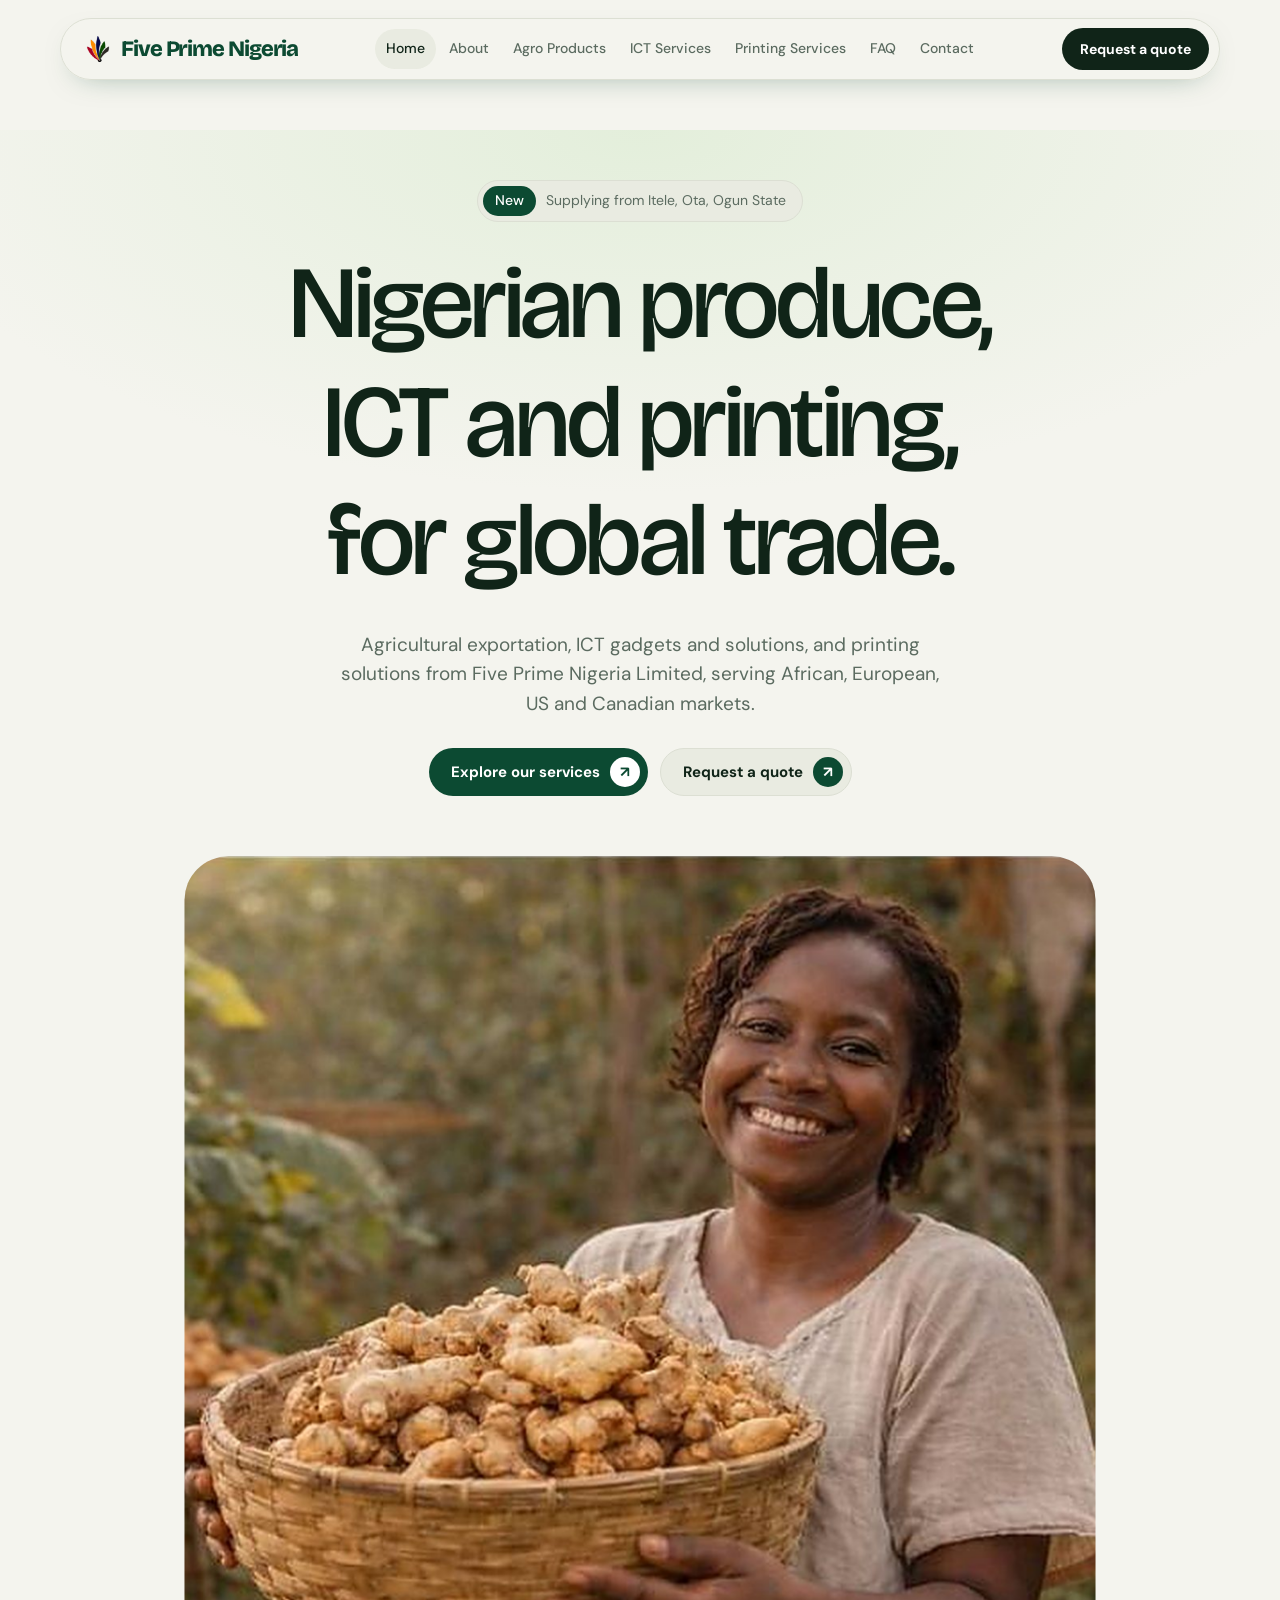
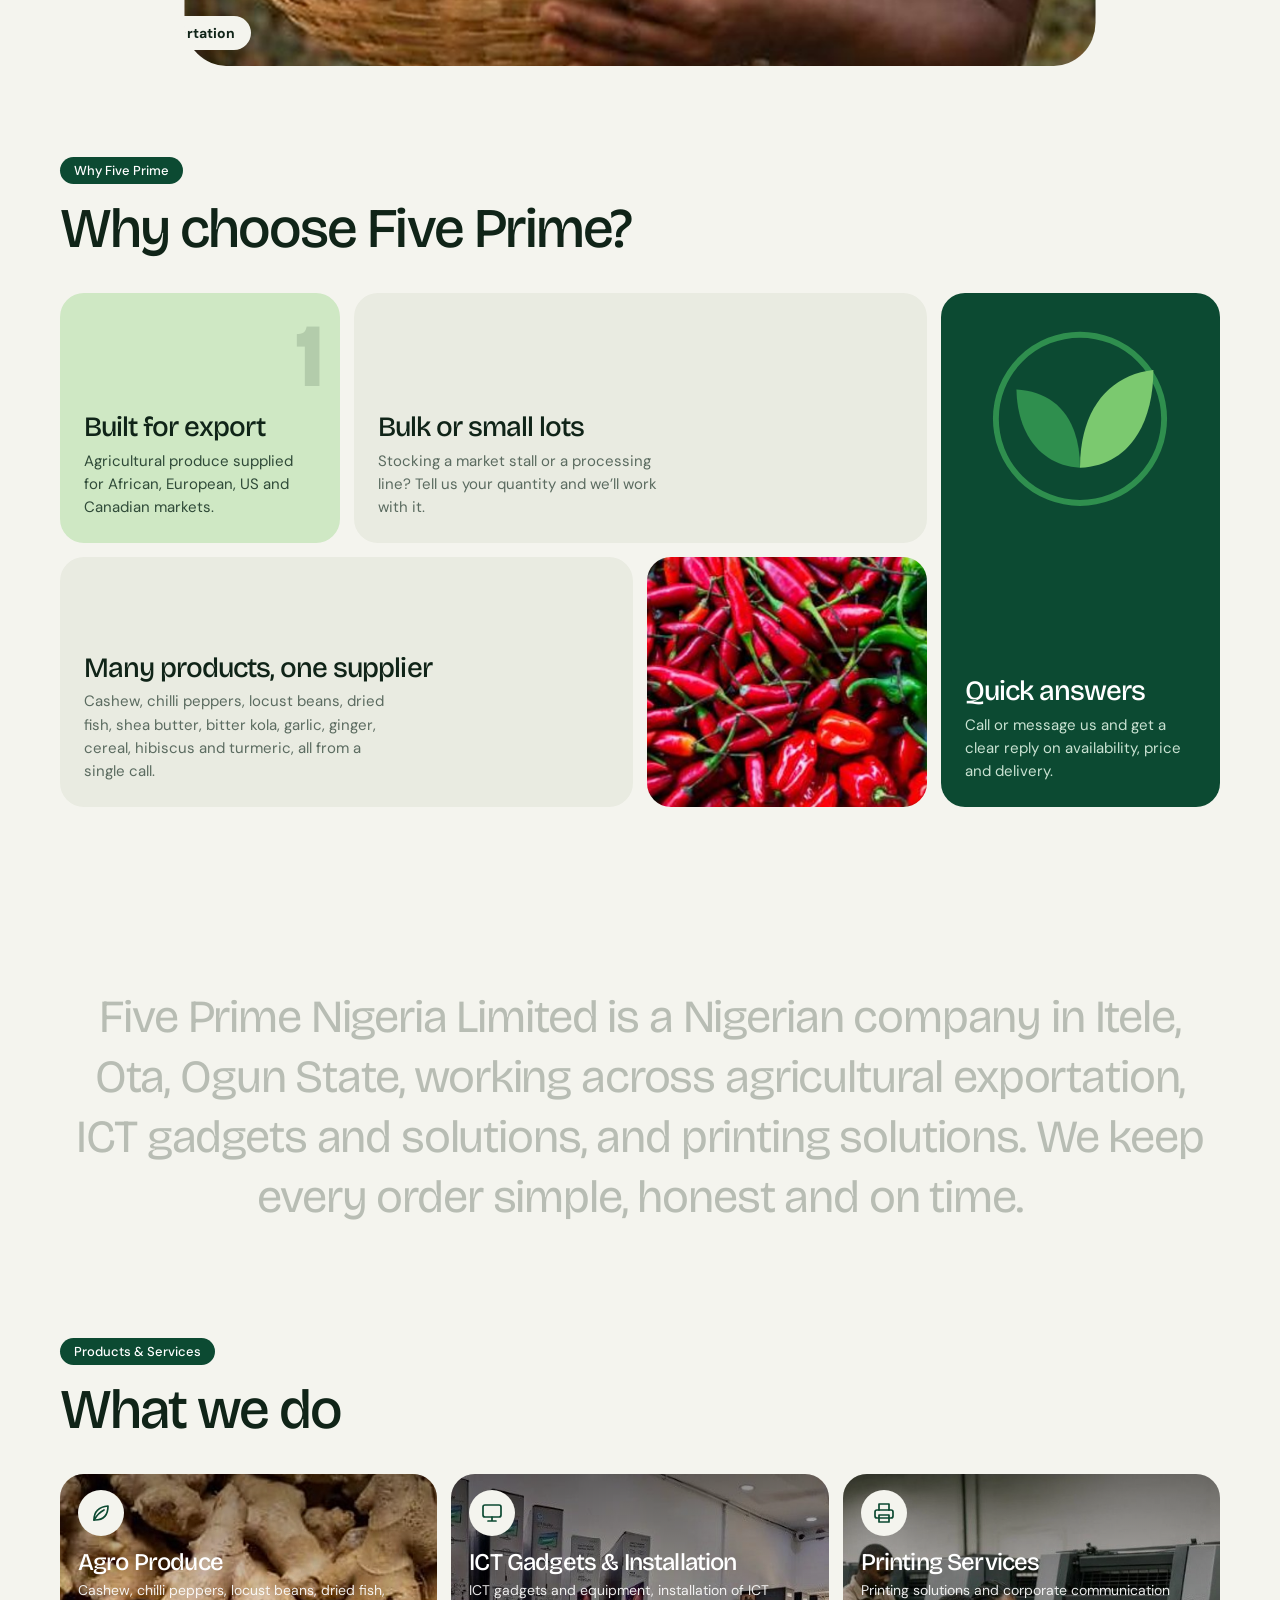
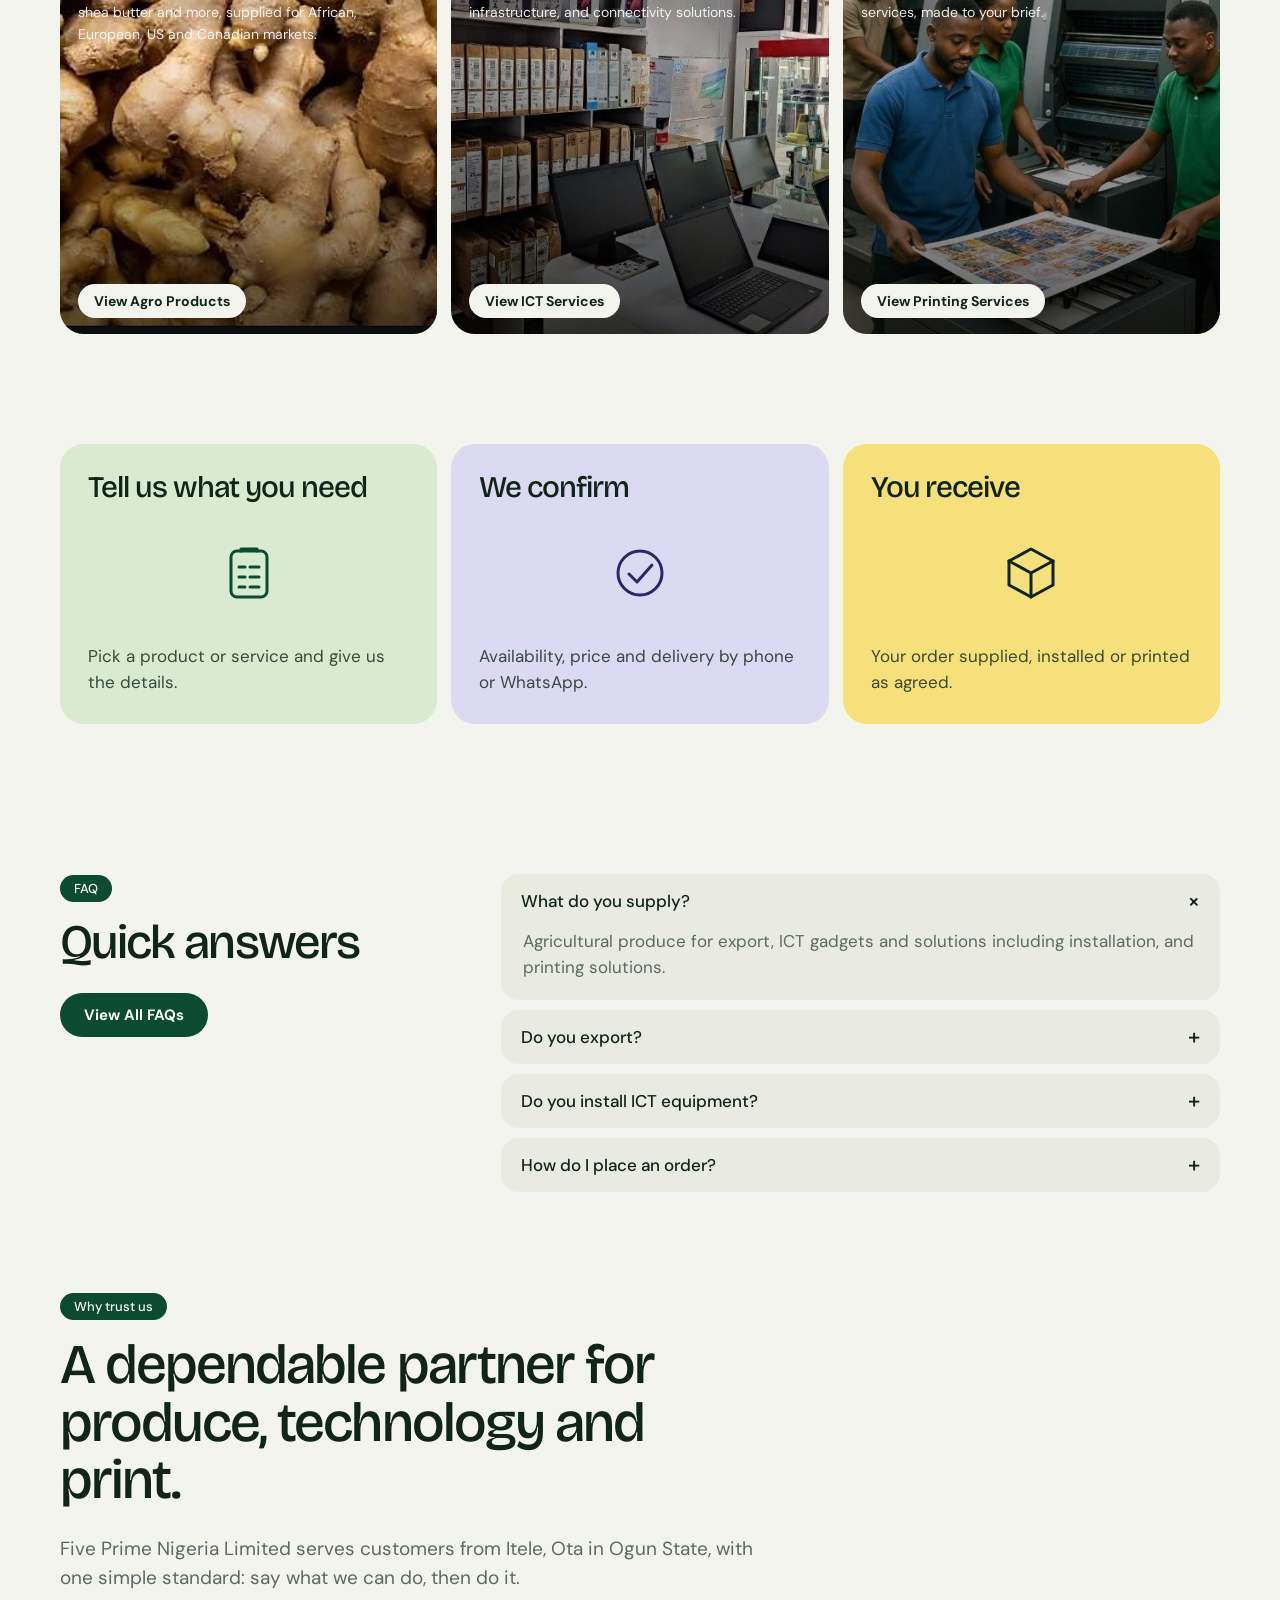
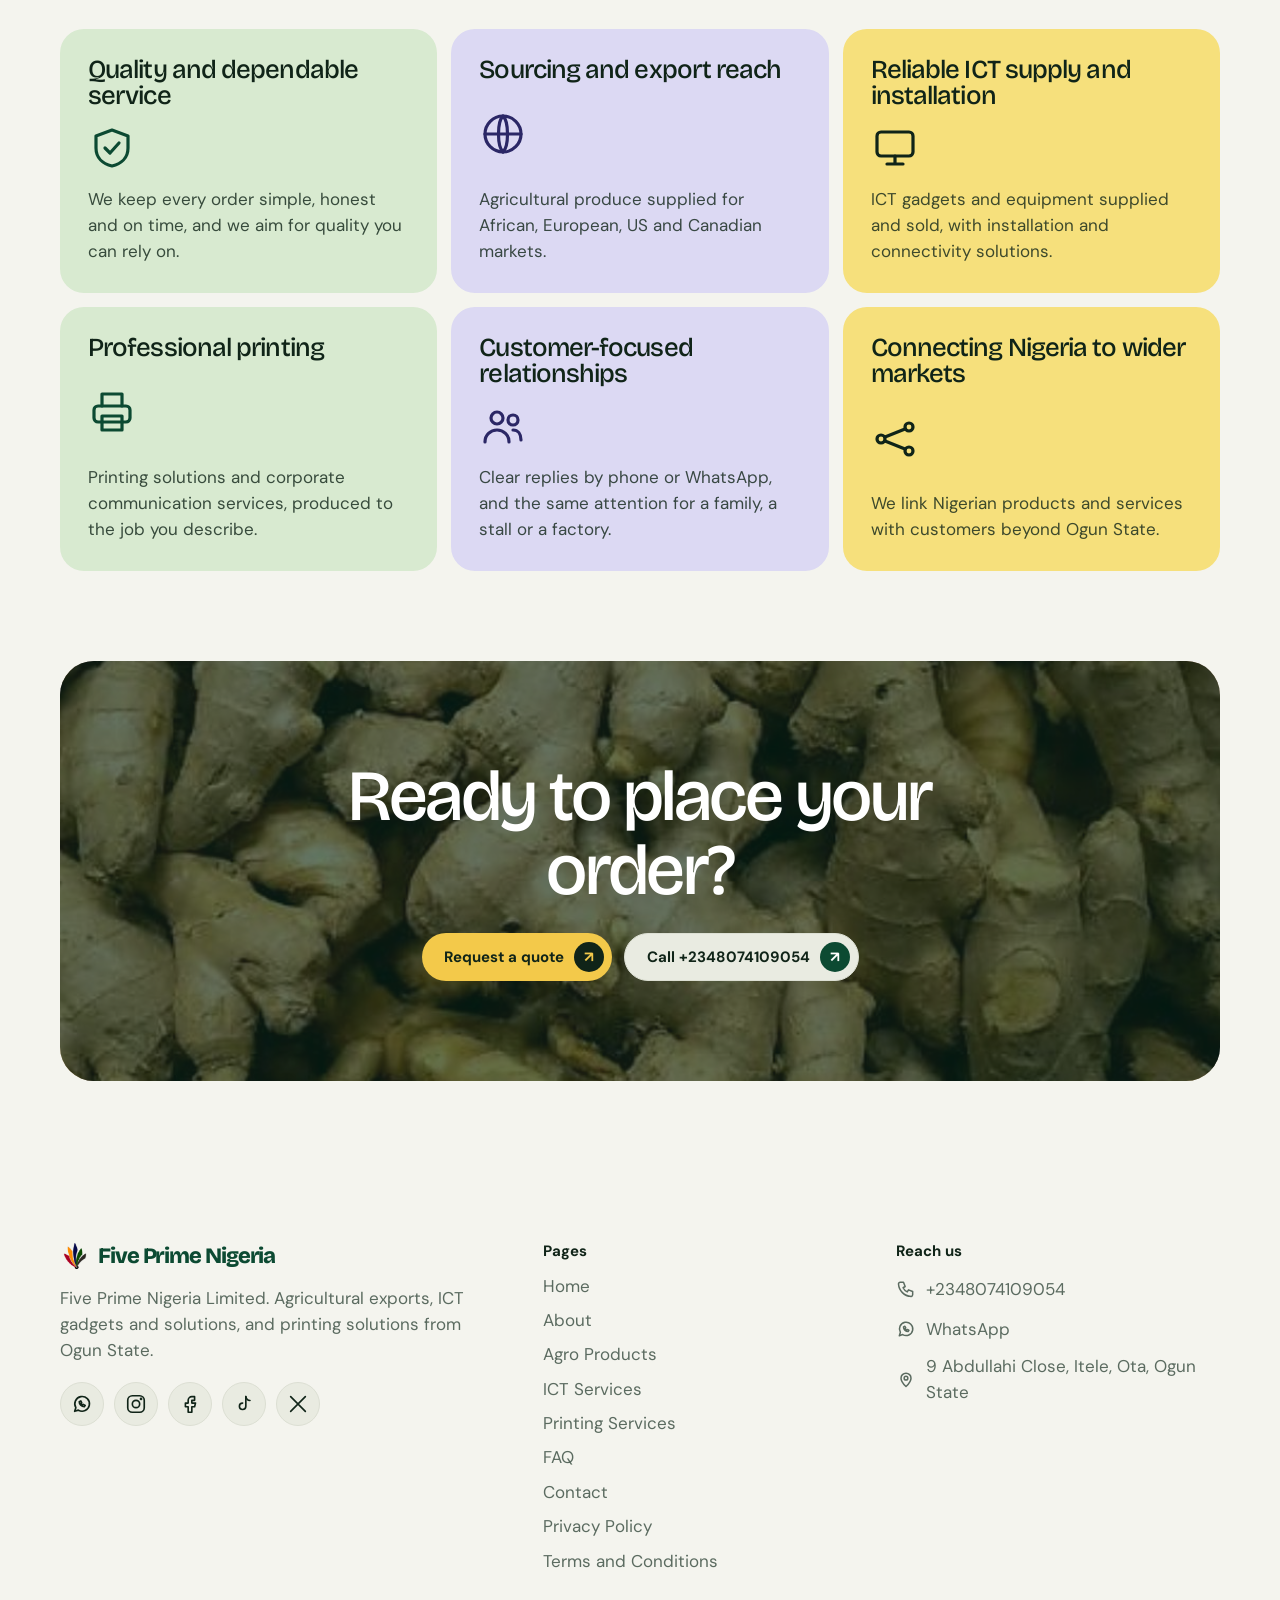
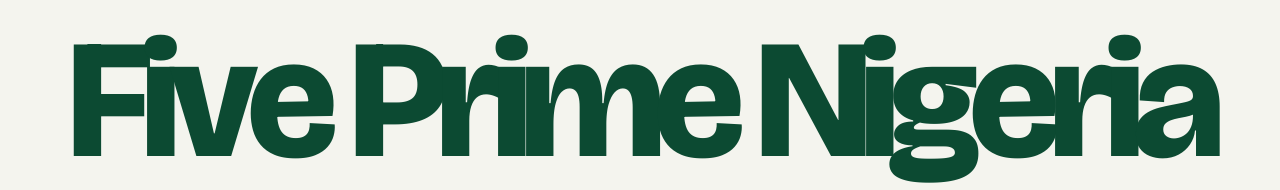
<file: index.html>
<!DOCTYPE html>
<html lang="en"><head>
<meta charset="utf-8">
<meta name="viewport" content="width=device-width, initial-scale=1, viewport-fit=cover">
<link rel="icon" href="/favicon.ico" sizes="48x48">
<link rel="icon" type="image/png" sizes="32x32" href="/favicon-32.png">
<link rel="icon" type="image/png" sizes="192x192" href="/images/favicon-192.png">
<link rel="apple-touch-icon" href="/images/apple-touch-icon.png">
<meta name="theme-color" content="#0c4a32">
<title>Five Prime Nigeria Limited | Agricultural Exports, ICT Solutions and Printing</title>
<meta name="description" content="Five Prime Nigeria Limited, Itele, Ota, Ogun State: agricultural exportation, ICT gadgets and solutions, and printing solutions. Request a quote by phone, email or WhatsApp.">
<link rel="canonical" href="https://fiveprimenigeria.com/">
<meta property="og:type" content="website">
<meta property="og:site_name" content="Five Prime Nigeria Limited">
<meta property="og:title" content="Five Prime Nigeria Limited | Agricultural Exports, ICT Solutions and Printing">
<meta property="og:description" content="Agricultural exportation, ICT gadgets and solutions, and printing solutions from Nigeria. Request a quote today.">
<meta property="og:url" content="https://fiveprimenigeria.com/">
<meta property="og:image" content="https://fiveprimenigeria.com/images/og-image.jpg">
<meta property="og:image:width" content="1200"><meta property="og:image:height" content="630">
<meta property="og:image:alt" content="Smiling woman holding a basket of fresh ginger">
<meta property="og:locale" content="en_NG">
<meta name="twitter:card" content="summary_large_image">
<meta name="twitter:title" content="Five Prime Nigeria Limited">
<meta name="twitter:description" content="Agricultural exportation, ICT gadgets and solutions, and printing solutions from Nigeria.">
<meta name="twitter:image" content="https://fiveprimenigeria.com/images/og-image.jpg">
<script type="application/ld+json">{"@context":"https://schema.org","@type":"Organization","name":"Five Prime Nigeria Limited","url":"https://fiveprimenigeria.com/","logo":"https://fiveprimenigeria.com/images/favicon-512.png","telephone":"+2348074109054","address":{"@type":"PostalAddress","streetAddress":"Onifade Bus-stop, 9 Abdullahi Close, Itele","addressLocality":"Ota","addressRegion":"Ogun State","postalCode":"102213","addressCountry":"NG"},"contactPoint":{"@type":"ContactPoint","telephone":"+2348074109054","contactType":"sales","availableLanguage":"English"},"description":"Agricultural exportation, ICT gadgets and solutions, and printing solutions."}</script>
<link href="https://fonts.googleapis.com/css2?family=Bricolage+Grotesque:opsz,wght@12..96,400;12..96,500;12..96,800&family=DM+Sans:wght@400;500;700&display=swap" rel="stylesheet">
<script src="js/intro.js?v=7"></script>
<link rel="stylesheet" href="css/style.css?v=7"></head>
<body>
<div id="intro" aria-hidden="true"><div id="il"><img src="images/logo-red.png" alt="" style="--k:0;--x:-80%;--y:35%;--r:-75deg"><img src="images/logo-orange.png" alt="" style="--k:1;--x:-55%;--y:-35%;--r:-50deg"><img src="images/logo-navy.png" alt="" style="--k:2;--x:0%;--y:-80%;--r:25deg"><img src="images/logo-green.png" alt="" style="--k:3;--x:55%;--y:-35%;--r:50deg"><img src="images/logo-dark.png" alt="" style="--k:4;--x:80%;--y:35%;--r:75deg"><img src="images/logo-dot.png" alt="" style="--k:5;--x:0%;--y:0%;--r:0deg"></div><div id="iw"></div></div>
<header><div class="nav">
 <a class="logo" href="#home" aria-label="Five Prime Nigeria Limited, home"><img class="lm" src="images/logo-mark.png" alt="" width="30" height="30">Five Prime Nigeria</a>
 <nav class="links" id="links" aria-label="Main"><a href="#home" data-p="home">Home</a><a href="#about" data-p="about">About</a><a href="/agro-products.html">Agro Products</a><a href="/ict-services.html">ICT Services</a><a href="/printing-services.html">Printing Services</a><a href="/faq.html">FAQ</a><a href="#contact" data-p="contact">Contact</a></nav>
 <a class="cta" href="#contact">Request a quote</a>
 <button class="burger" id="bg" aria-label="Menu" aria-expanded="false">☰</button>
</div></header>

<main>
<!-- HOME -->
<section class="pg" id="p-home">
 <div class="hero"><div class="w">
  <div class="badge"><b>New</b>Supplying from Itele, Ota, Ogun State</div>
  <h1><span class="m" style="--n:0"><span>Nigerian produce,</span></span><span class="m" style="--n:1"><span>ICT and printing,</span></span><span class="m" style="--n:2"><span>for global trade.</span></span></h1>
  <p class="sub">Agricultural exportation, ICT gadgets and solutions, and printing solutions from Five Prime Nigeria Limited, serving African, European, US and Canadian markets.</p>
  <div class="row"><a class="btn" href="#what-we-do">Explore our services</a><a class="btn l" href="#contact">Request a quote</a></div>
 </div></div>
 <div class="xp" data-xp><img class="on" style="object-position:50% 30%" src="images/hero.jpg" alt="Smiling woman holding a basket of fresh ginger" width="1600" height="1071"><img src="images/hero-ict.jpg" alt="Technician working on ICT equipment in a workshop" width="1600" height="1067" style="object-position:50% 50%"><img src="images/hero-printing.jpg" alt="Print operator loading a roll of paper on a wide-format printer" width="1600" height="1067" style="object-position:50% 25%"><span class="xc" id="xc">Agricultural Exportation</span></div>

 <div class="s"><div class="w">
  <div class="hd"><div><span class="tag rv">Why Five Prime</span><h2 class="rv">Why choose Five Prime?</h2></div></div>
  <div class="bn">
   <div class="bc m rv" style="--d:0"><span class="big">1</span><h3>Built for export</h3><p>Agricultural produce supplied for African, European, US and Canadian markets.</p></div>
   <div class="bc w2 rv" style="--d:1"><h3>Bulk or small lots</h3><p>Stocking a market stall or a processing line? Tell us your quantity and we’ll work with it.</p></div>
   <div class="bc d rv" style="--d:2"><svg viewBox="0 0 200 200" fill="none"><circle cx="100" cy="100" r="86" stroke="#2f8f4e" stroke-width="6"/><path d="M100 150C100 90 130 55 175 50C175 105 150 148 100 150Z" fill="#7bc96f"/><path d="M100 150C100 100 75 72 35 70C36 118 62 148 100 150Z" fill="#2f8f4e"/></svg><h3>Quick answers</h3><p>Call or message us and get a clear reply on availability, price and delivery.</p></div>
   <div class="bc w2 rv" style="--d:3"><h3>Many products, one supplier</h3><p>Cashew, chilli peppers, locust beans, dried fish, shea butter, bitter kola, garlic, ginger, cereal, hibiscus and turmeric, all from a single call.</p></div>
   <div class="bc ph rv" style="--d:4"><img src="images/products/chili.jpg" alt="Red and green chilli peppers" loading="lazy" decoding="async"></div>
  </div>
 </div></div>

 <div class="s"><div class="w"><p class="st" id="st">Five Prime Nigeria Limited is a Nigerian company in Itele, Ota, Ogun State, working across agricultural exportation, ICT gadgets and solutions, and printing solutions. We keep every order simple, honest and on time.</p></div></div>

 <div class="s" id="what-we-do" style="padding-top:20px"><div class="w">
  <div class="hd"><div><span class="tag rv">Products &amp; Services</span><h2 class="rv">What we do</h2></div></div>
  <div class="cat">
   <a class="pc rv" href="/agro-products.html"><img src="images/products/ginger.jpg" alt="Fresh ginger roots" loading="lazy" decoding="async"><div><span class="ci"><svg viewBox="0 0 24 24" width="24" height="24" fill="none" stroke="currentColor" stroke-width="1.7" stroke-linecap="round" stroke-linejoin="round" aria-hidden="true"><path d="M5 19c0-8 4-13 14-14 0 10-5 14-13 14"/><path d="M5 19c3-5 6-8 10-10"/></svg></span><h3>Agro Produce</h3><p>Cashew, chilli peppers, locust beans, dried fish, shea butter and more, supplied for African, European, US and Canadian markets.</p></div><em>View Agro Products</em></a>
   <a class="pc rv" href="/ict-services.html"><img src="images/ict-shop.jpg" alt="Shelves of monitors and laptops in an ICT shop" loading="lazy" decoding="async"><div><span class="ci"><svg viewBox="0 0 24 24" width="24" height="24" fill="none" stroke="currentColor" stroke-width="1.7" stroke-linecap="round" stroke-linejoin="round" aria-hidden="true"><rect x="3" y="4" width="18" height="12" rx="2"/><path d="M8 20h8M12 16v4"/></svg></span><h3>ICT Gadgets &amp; Installation</h3><p>ICT gadgets and equipment, installation of ICT infrastructure, and connectivity solutions.</p></div><em>View ICT Services</em></a>
   <a class="pc rv" href="/printing-services.html"><img src="images/printing-team.jpg" alt="Team checking a freshly printed sheet beside a printing press" loading="lazy" decoding="async"><div><span class="ci"><svg viewBox="0 0 24 24" width="24" height="24" fill="none" stroke="currentColor" stroke-width="1.7" stroke-linecap="round" stroke-linejoin="round" aria-hidden="true"><path d="M7 9V3h10v6"/><rect x="3" y="9" width="18" height="8" rx="2"/><path d="M7 14h10v7H7z"/></svg></span><h3>Printing Services</h3><p>Printing solutions and corporate communication services, made to your brief.</p></div><em>View Printing Services</em></a>
  </div>
 </div></div>

 <div class="s" style="padding-top:20px"><div class="w">
  <div class="pas">
   <div class="pa rv" style="--d:0"><h3>Tell us what you need</h3><svg viewBox="0 0 64 64" width="64" height="64" fill="none" stroke="#0c4a32" stroke-width="3" stroke-linecap="round" stroke-linejoin="round" aria-hidden="true"><rect x="14" y="10" width="36" height="46" rx="6"/><path d="M24 10v-2h16v2M22 26h6M33 26h9M22 36h6M33 36h9M22 46h6M33 46h9"/></svg><p>Pick a product or service and give us the details.</p></div>
   <div class="pa rv" style="--d:1"><h3>We confirm</h3><svg viewBox="0 0 64 64" width="64" height="64" fill="none" stroke="#2b2766" stroke-width="3" stroke-linecap="round" stroke-linejoin="round" aria-hidden="true"><circle cx="32" cy="32" r="22"/><path d="M21 33l8 8 15-17"/></svg><p>Availability, price and delivery by phone or WhatsApp.</p></div>
   <div class="pa rv" style="--d:2"><h3>You receive</h3><svg viewBox="0 0 64 64" width="64" height="64" fill="none" stroke="#102418" stroke-width="3" stroke-linecap="round" stroke-linejoin="round" aria-hidden="true"><path d="M32 8l22 12v24L32 56 10 44V20z"/><path d="M10 20l22 12 22-12M32 32v24"/></svg><p>Your order supplied, installed or printed as agreed.</p></div>
  </div>
 </div></div>

 <div class="s" style="padding:60px 0"><div class="w"><div class="fq sm"><div><span class="tag">FAQ</span><h2>Quick answers</h2><a class="btn" href="/faq.html">View All FAQs</a></div><div class="fl"></div></div></div></div>
 <div class="s" style="padding:30px 0 90px"><div class="w">
  <div class="hd"><div><span class="tag rv">Why trust us</span><h2 class="rv">A dependable partner for produce, technology and print.</h2></div></div>
  <p class="lead2 rv">Five Prime Nigeria Limited serves customers from Itele, Ota in Ogun State, with one simple standard: say what we can do, then do it.</p>
  <div class="pas six"><div class="pa rv" style="--d:0"><h3>Quality and dependable service</h3><svg viewBox="0 0 24 24" width="48" height="48" fill="none" stroke="#0c4a32" stroke-width="1.6" stroke-linecap="round" stroke-linejoin="round" aria-hidden="true"><path d="M12 3l8 3v6c0 5-3.5 8-8 9-4.5-1-8-4-8-9V6z"/><path d="M8.5 12l2.5 2.5 4.5-5"/></svg><p>We keep every order simple, honest and on time, and we aim for quality you can rely on.</p></div><div class="pa rv" style="--d:1"><h3>Sourcing and export reach</h3><svg viewBox="0 0 24 24" width="48" height="48" fill="none" stroke="#2b2766" stroke-width="1.6" stroke-linecap="round" stroke-linejoin="round" aria-hidden="true"><circle cx="12" cy="12" r="9"/><path d="M3 12h18M12 3c3 3 3 15 0 18M12 3c-3 3-3 15 0 18"/></svg><p>Agricultural produce supplied for African, European, US and Canadian markets.</p></div><div class="pa rv" style="--d:2"><h3>Reliable ICT supply and installation</h3><svg viewBox="0 0 24 24" width="48" height="48" fill="none" stroke="#102418" stroke-width="1.6" stroke-linecap="round" stroke-linejoin="round" aria-hidden="true"><rect x="3" y="4" width="18" height="12" rx="2"/><path d="M8 20h8M12 16v4"/></svg><p>ICT gadgets and equipment supplied and sold, with installation and connectivity solutions.</p></div><div class="pa rv" style="--d:0"><h3>Professional printing</h3><svg viewBox="0 0 24 24" width="48" height="48" fill="none" stroke="#0c4a32" stroke-width="1.6" stroke-linecap="round" stroke-linejoin="round" aria-hidden="true"><path d="M7 9V3h10v6"/><rect x="3" y="9" width="18" height="8" rx="2"/><path d="M7 14h10v7H7z"/></svg><p>Printing solutions and corporate communication services, produced to the job you describe.</p></div><div class="pa rv" style="--d:1"><h3>Customer-focused relationships</h3><svg viewBox="0 0 24 24" width="48" height="48" fill="none" stroke="#2b2766" stroke-width="1.6" stroke-linecap="round" stroke-linejoin="round" aria-hidden="true"><circle cx="9" cy="8" r="3"/><path d="M3 20c0-3.5 2.7-6 6-6s6 2.5 6 6"/><circle cx="17" cy="9" r="2.5"/><path d="M17 14c2.5 0 4 2 4 5"/></svg><p>Clear replies by phone or WhatsApp, and the same attention for a family, a stall or a factory.</p></div><div class="pa rv" style="--d:2"><h3>Connecting Nigeria to wider markets</h3><svg viewBox="0 0 24 24" width="48" height="48" fill="none" stroke="#102418" stroke-width="1.6" stroke-linecap="round" stroke-linejoin="round" aria-hidden="true"><circle cx="5" cy="12" r="2"/><circle cx="19" cy="6" r="2"/><circle cx="19" cy="18" r="2"/><path d="M7 11l10-4M7 13l10 4"/></svg><p>We link Nigerian products and services with customers beyond Ogun State.</p></div></div>
 </div></div>
 <div class="w" style="padding-bottom:90px"><div class="cb rv"><img src="images/products/ginger.jpg" alt="" loading="lazy" decoding="async"><div><h2>Ready to place your order?</h2><div class="row"><a class="btn y" href="#contact">Request a quote</a><a class="btn l" href="tel:+2348074109054">Call +2348074109054</a></div></div></div></div>
</section>

<!-- ABOUT -->
<section class="pg" id="p-about"><div class="w">
 <span class="tag">About us</span><h1 class="ph1">A company built on trust.</h1>
 <p class="lead">Five Prime Nigeria Limited is based at Onifade Bus-stop, Itele, Ota in Ogun State. We work across agricultural exportation, ICT gadgets and solutions, and printing solutions.</p>
 <div class="s two"><img class="rv" src="images/hero.jpg" alt="Smiling woman holding a basket of fresh ginger" loading="lazy" decoding="async"><div class="rv"><h2 style="font-size:clamp(30px,4vw,48px)">Honest dealing, every order.</h2><p class="lead" style="font-size:18px">We keep things simple. You tell us what you need, we confirm what we have and the price, and we get it to you. Whether you buy for a family, a stall or a factory, you get the same attention.</p><div class="row" style="justify-content:flex-start;margin-top:26px"><a class="btn" href="#contact">Request a quote</a></div></div></div>
 <div class="bn three" style="padding-bottom:90px">
  <div class="bc m rv"><span class="ic3"><svg viewBox="0 0 24 24" width="34" height="34" fill="none" stroke="currentColor" stroke-width="1.6" stroke-linecap="round" stroke-linejoin="round" aria-hidden="true"><circle cx="12" cy="12" r="9"/><path d="M3 12h18M12 3c3 3 3 15 0 18M12 3c-3 3-3 15 0 18"/></svg></span><h3>Built for export</h3><p>Produce supplied for export markets.</p></div>
  <div class="bc  rv" style="--d:1"><span class="ic3"><svg viewBox="0 0 24 24" width="34" height="34" fill="none" stroke="currentColor" stroke-width="1.6" stroke-linecap="round" stroke-linejoin="round" aria-hidden="true"><path d="M12 3l9 5v8l-9 5-9-5V8z"/><path d="M3 8l9 5 9-5M12 13v8"/></svg></span><h3>Bulk or small lots</h3><p>From a few bags to large orders.</p></div>
  <div class="bc d rv" style="--d:2"><span class="ic3"><svg viewBox="0 0 24 24" width="34" height="34" fill="none" stroke="currentColor" stroke-width="1.6" stroke-linecap="round" stroke-linejoin="round" aria-hidden="true"><path d="M21 12a8 8 0 0 1-11.6 7.1L4 20l1-4.6A8 8 0 1 1 21 12z"/><path d="M9 11h6M9 14h4"/></svg></span><h3>Quick answers</h3><p>Clear replies by phone or WhatsApp.</p></div>
 </div>

 <div class="s" style="padding:0 0 90px"><div class="hd"><div><span class="tag rv">Our divisions</span><h2 class="rv">Three divisions, one company.</h2></div></div>
  <div class="pas ctr">
   <div class="pa rv" style="--d:0"><svg viewBox="0 0 24 24" width="64" height="64" fill="none" stroke="#0c4a32" stroke-width="1.6" stroke-linecap="round" stroke-linejoin="round" aria-hidden="true"><path d="M5 19c0-8 4-13 14-14 0 10-5 14-13 14"/><path d="M5 19c3-5 6-8 10-10"/></svg><h3>Agricultural Exportation</h3><p>Fresh and dried agricultural produce, raw commodities and processed products for international supply and distribution.</p></div>
   <div class="pa rv" style="--d:1"><svg viewBox="0 0 24 24" width="64" height="64" fill="none" stroke="#2b2766" stroke-width="1.6" stroke-linecap="round" stroke-linejoin="round" aria-hidden="true"><rect x="3" y="4" width="18" height="12" rx="2"/><path d="M8 20h8M12 16v4"/></svg><h3>ICT Gadgets and Solutions</h3><p>Supply and sales of ICT gadgets and equipment, installation of ICT infrastructure, and technology and connectivity solutions.</p></div>
   <div class="pa rv" style="--d:2"><svg viewBox="0 0 24 24" width="64" height="64" fill="none" stroke="#102418" stroke-width="1.6" stroke-linecap="round" stroke-linejoin="round" aria-hidden="true"><path d="M7 9V3h10v6"/><rect x="3" y="9" width="18" height="8" rx="2"/><path d="M7 14h10v7H7z"/></svg><h3>Printing Solutions</h3><p>Printing solutions and corporate communication services.</p></div>
  </div></div>
 <div class="s two" style="padding-top:0"><div class="rv"><span class="tag">Vision</span><h2 style="font-size:clamp(30px,4vw,48px)">Our vision</h2><p class="lead" style="font-size:18px">To be the leading Nigerian conglomerate driving economic growth by connecting local agricultural excellence to global markets, enabling technological transformation through cutting-edge ICT, and setting the benchmark for printing solutions.</p></div><img class="rv" src="images/ict-install.jpg" alt="Technician installing network cabling beneath an office desk" loading="lazy" decoding="async"></div>
 <div class="s two" style="padding-top:0"><img class="rv" src="images/printing-operator.jpg" alt="Press operator adjusting a printing machine" loading="lazy" decoding="async"><div class="rv"><span class="tag">Mission</span><h2 style="font-size:clamp(30px,4vw,48px)">Our mission</h2><p class="lead" style="font-size:18px">At Five Prime Nigeria Limited, our mission is to build long-term trust and drive economic growth by connecting Nigerian agriculture to the world and empowering global trade, digital connectivity, and corporate communication by consistently supplying high-grade agricultural exports, cutting-edge ICT infrastructure, and precision printing services that exceed client expectations.</p></div></div>
 <div class="s" style="padding-top:0;padding-bottom:90px"><span class="tag rv">Export markets</span><h2 class="rv" style="font-size:clamp(30px,4vw,48px);margin-bottom:22px">Where we supply</h2><div class="row rv" style="justify-content:flex-start"><span class="tag mk"><svg viewBox="0 0 22 15" width="24" height="16" aria-hidden="true" style="border-radius:3px;flex:none"><rect width="22" height="5" fill="#d21034"/><rect y="5" width="22" height="5" fill="#111"/><rect y="10" width="22" height="5" fill="#078930"/></svg>African countries</span><span class="tag mk"><svg viewBox="0 0 22 15" width="24" height="16" aria-hidden="true" style="border-radius:3px;flex:none"><rect width="22" height="15" fill="#039"/><circle cx="15.60" cy="7.50" r=".7" fill="#fc0"/><circle cx="14.98" cy="9.80" r=".7" fill="#fc0"/><circle cx="13.30" cy="11.48" r=".7" fill="#fc0"/><circle cx="11.00" cy="12.10" r=".7" fill="#fc0"/><circle cx="8.70" cy="11.48" r=".7" fill="#fc0"/><circle cx="7.02" cy="9.80" r=".7" fill="#fc0"/><circle cx="6.40" cy="7.50" r=".7" fill="#fc0"/><circle cx="7.02" cy="5.20" r=".7" fill="#fc0"/><circle cx="8.70" cy="3.52" r=".7" fill="#fc0"/><circle cx="11.00" cy="2.90" r=".7" fill="#fc0"/><circle cx="13.30" cy="3.52" r=".7" fill="#fc0"/><circle cx="14.98" cy="5.20" r=".7" fill="#fc0"/></svg>Europe</span><span class="tag mk"><svg viewBox="0 0 22 15" width="24" height="16" aria-hidden="true" style="border-radius:3px;flex:none"><rect width="22" height="15" fill="#fff"/><rect y="0.00" width="22" height="1.15" fill="#b22234"/><rect y="2.31" width="22" height="1.15" fill="#b22234"/><rect y="4.62" width="22" height="1.15" fill="#b22234"/><rect y="6.92" width="22" height="1.15" fill="#b22234"/><rect y="9.23" width="22" height="1.15" fill="#b22234"/><rect y="11.54" width="22" height="1.15" fill="#b22234"/><rect y="13.85" width="22" height="1.15" fill="#b22234"/><rect width="9.5" height="8" fill="#3c3b6e"/><circle cx="1.6" cy="1.5" r=".5" fill="#fff"/><circle cx="3.8000000000000003" cy="1.5" r=".5" fill="#fff"/><circle cx="6.0" cy="1.5" r=".5" fill="#fff"/><circle cx="8.200000000000001" cy="1.5" r=".5" fill="#fff"/><circle cx="1.6" cy="3.7" r=".5" fill="#fff"/><circle cx="3.8000000000000003" cy="3.7" r=".5" fill="#fff"/><circle cx="6.0" cy="3.7" r=".5" fill="#fff"/><circle cx="8.200000000000001" cy="3.7" r=".5" fill="#fff"/><circle cx="1.6" cy="5.9" r=".5" fill="#fff"/><circle cx="3.8000000000000003" cy="5.9" r=".5" fill="#fff"/><circle cx="6.0" cy="5.9" r=".5" fill="#fff"/><circle cx="8.200000000000001" cy="5.9" r=".5" fill="#fff"/></svg>United States of America</span><span class="tag mk"><svg viewBox="0 0 22 15" width="24" height="16" aria-hidden="true" style="border-radius:3px;flex:none"><rect width="22" height="15" fill="#fff"/><rect width="5.5" height="15" fill="#d52b1e"/><rect x="16.5" width="5.5" height="15" fill="#d52b1e"/><polygon fill="#d52b1e" points="11,3 12,5.2 13.8,4.6 13.2,7.4 15,7 14.2,8.8 15.2,9.6 11.6,10.4 11.6,12.6 10.4,12.6 10.4,10.4 6.8,9.6 7.8,8.8 7,7 8.8,7.4 8.2,4.6 10,5.2"/></svg>Canada</span></div></div>
</div></section>

<!-- CONTACT -->
<section class="pg" id="p-contact"><div class="w">
 <span class="tag">Contact</span><h1 class="ph1" style="font-size:clamp(38px,6vw,76px)">Request a quote.</h1>
 <p class="lead" style="margin-bottom:36px">Fill in the form and send it by email or WhatsApp.</p>
 <div class="ct">
  <div class="fm" id="form">
   <div class="fr"><div><label for="fn">Your name</label><input id="fn" autocomplete="name"></div><div><label for="fp">Phone number</label><input id="fp" type="tel" autocomplete="tel"></div></div>
   <div class="fr"><div><label for="fe">Email</label><input id="fe" type="email" autocomplete="email"></div><div><label for="fq">Product or service</label><select id="fq"></select></div></div>
   <div class="fr"><div><label for="fa">Quantity</label><input id="fa" placeholder="e.g. 500 kg"></div><div><label for="fl">Delivery location</label><input id="fl"></div></div>
   <label for="fm">Message</label><textarea id="fm" rows="4" placeholder="Tell us what you need"></textarea>
   <div class="row"><a class="btn" id="sm" href="#contact" target="_blank" rel="noopener">Send by email</a><a class="btn y" id="sw" href="#contact" target="_blank" rel="noopener">Send on WhatsApp</a></div>
   <p class="note" id="note" role="status"></p>
  </div>
  <div class="info">
   <div class="ic"><svg viewBox="0 0 24 24" width="30" height="30" fill="none" stroke="currentColor" stroke-width="1.8" stroke-linecap="round" stroke-linejoin="round" aria-hidden="true" style="display:block;margin-bottom:12px"><path d="M12 21s-6-5.6-6-10a6 6 0 1 1 12 0c0 4.4-6 10-6 10z"/><circle cx="12" cy="11" r="2.2"/></svg><h3>Visit us</h3><p>Onifade Bus-stop, 9 Abdullahi Close, Itele, Ota 102213, Ogun State</p></div>
   <div class="ic m"><svg viewBox="0 0 24 24" width="30" height="30" fill="none" stroke="currentColor" stroke-width="1.8" stroke-linecap="round" stroke-linejoin="round" aria-hidden="true" style="display:block;margin-bottom:12px"><path d="M5 4h4l2 5-2.5 1.5a11 11 0 0 0 5 5L15 13l5 2v4a2 2 0 0 1-2 2A16 16 0 0 1 3 6a2 2 0 0 1 2-2z"/></svg><h3>Call</h3><a href="tel:+2348074109054">+2348074109054</a><p>Opens at 6 am</p></div>
   <div class="ic"><svg viewBox="0 0 24 24" width="30" height="30" fill="none" stroke="currentColor" stroke-width="1.8" stroke-linecap="round" stroke-linejoin="round" aria-hidden="true" style="display:block;margin-bottom:12px"><path d="M4 20l1.3-4A8 8 0 1 1 8 18.7z"/><path d="M9 9.5c0 3 2.5 5.5 5.5 5.5l1-1.5-2-1-.8.8a4 4 0 0 1-1.8-1.8l.8-.8-1-2z"/></svg><h3>WhatsApp</h3><a href="https://wa.me/2348074109054" target="_blank" rel="noopener">Chat with us</a></div>
  </div>
 </div>
 <div class="map"><iframe title="Five Prime Nigeria Limited on Google Maps" loading="lazy" referrerpolicy="no-referrer-when-downgrade" src="https://www.google.com/maps?q=9+Abdullahi+Close,+Itele,+Ota,+Ogun+State,+Nigeria&amp;output=embed"></iframe><p><span>9 Abdullahi Close, Itele, Ota, Ogun State</span><a href="https://www.google.com/maps/search/?api=1&amp;query=9+Abdullahi+Close+Itele+Ota+Ogun+State+Nigeria" target="_blank" rel="noopener"><b>Open in Google Maps</b></a></p></div>
 <div style="height:90px"></div>
</div></section>
</main>

<footer><div class="w"><div class="fc">
<div><a class="logo" href="/" style="margin-bottom:14px"><img class="lm" src="/images/logo-mark.png" alt="" width="30" height="30">Five Prime Nigeria</a><p style="max-width:34ch">Five Prime Nigeria Limited. Agricultural exports, ICT gadgets and solutions, and printing solutions from Ogun State.</p><!-- TODO: replace the four social URLs below with the real company profile links -->
<div class="soc"><a href="https://wa.me/2348074109054" target="_blank" rel="noopener" aria-label="WhatsApp"><svg viewBox="0 0 24 24" width="22" height="22" fill="none" stroke="currentColor" stroke-width="1.8" stroke-linecap="round" stroke-linejoin="round" aria-hidden="true"><path d="M4 20l1.3-4A8 8 0 1 1 8 18.7z"/><path d="M9 9.5c0 3 2.5 5.5 5.5 5.5l1-1.5-2-1-.8.8a4 4 0 0 1-1.8-1.8l.8-.8-1-2z"/></svg></a><a href="https://www.instagram.com/" target="_blank" rel="noopener" aria-label="Instagram"><svg viewBox="0 0 24 24" width="22" height="22" fill="none" stroke="currentColor" stroke-width="1.8" stroke-linecap="round" stroke-linejoin="round" aria-hidden="true"><rect x="3" y="3" width="18" height="18" rx="5"/><circle cx="12" cy="12" r="4"/><circle cx="17.5" cy="6.5" r=".6" fill="currentColor"/></svg></a><a href="https://www.facebook.com/" target="_blank" rel="noopener" aria-label="Facebook"><svg viewBox="0 0 24 24" width="22" height="22" fill="none" stroke="currentColor" stroke-width="1.8" stroke-linecap="round" stroke-linejoin="round" aria-hidden="true"><path d="M14 8h3V4h-3a4 4 0 0 0-4 4v3H7v4h3v6h4v-6h3l1-4h-4V8.5a.5.5 0 0 1 .5-.5z"/></svg></a><a href="https://www.tiktok.com/" target="_blank" rel="noopener" aria-label="TikTok"><svg viewBox="0 0 24 24" width="22" height="22" fill="none" stroke="currentColor" stroke-width="1.8" stroke-linecap="round" stroke-linejoin="round" aria-hidden="true"><path d="M14 4v10.5a3.5 3.5 0 1 1-3.5-3.5"/><path d="M14 4c.4 2.4 2 4 4.5 4.2"/></svg></a><a href="https://x.com/" target="_blank" rel="noopener" aria-label="X (Twitter)"><svg viewBox="0 0 24 24" width="22" height="22" fill="none" stroke="currentColor" stroke-width="1.8" stroke-linecap="round" stroke-linejoin="round" aria-hidden="true"><path d="M4 4l16 16M20 4L4 20"/></svg></a></div></div>
<div><h3>Pages</h3><a href="/">Home</a><a href="/#about">About</a><a href="/agro-products.html">Agro Products</a><a href="/ict-services.html">ICT Services</a><a href="/printing-services.html">Printing Services</a><a href="/faq.html">FAQ</a><a href="/#contact">Contact</a><a href="/privacy.html">Privacy Policy</a><a href="/terms.html">Terms and Conditions</a></div>
<div><h3>Reach us</h3><a class="fx" href="tel:+2348074109054"><svg viewBox="0 0 24 24" width="20" height="20" fill="none" stroke="currentColor" stroke-width="1.8" stroke-linecap="round" stroke-linejoin="round" aria-hidden="true"><path d="M5 4h4l2 5-2.5 1.5a11 11 0 0 0 5 5L15 13l5 2v4a2 2 0 0 1-2 2A16 16 0 0 1 3 6a2 2 0 0 1 2-2z"/></svg><span>+2348074109054</span></a><a class="fx" href="https://wa.me/2348074109054" target="_blank" rel="noopener"><svg viewBox="0 0 24 24" width="20" height="20" fill="none" stroke="currentColor" stroke-width="1.8" stroke-linecap="round" stroke-linejoin="round" aria-hidden="true"><path d="M4 20l1.3-4A8 8 0 1 1 8 18.7z"/><path d="M9 9.5c0 3 2.5 5.5 5.5 5.5l1-1.5-2-1-.8.8a4 4 0 0 1-1.8-1.8l.8-.8-1-2z"/></svg><span>WhatsApp</span></a><a class="fx" href="https://www.google.com/maps/search/?api=1&amp;query=9+Abdullahi+Close+Itele+Ota+Ogun+State+Nigeria" target="_blank" rel="noopener"><svg viewBox="0 0 24 24" width="20" height="20" fill="none" stroke="currentColor" stroke-width="1.8" stroke-linecap="round" stroke-linejoin="round" aria-hidden="true"><path d="M12 21s-6-5.6-6-10a6 6 0 1 1 12 0c0 4.4-6 10-6 10z"/><circle cx="12" cy="11" r="2.2"/></svg><span>9 Abdullahi Close, Itele, Ota, Ogun State</span></a></div>
</div></div><div class="wm" id="wm" aria-label="Five Prime Nigeria"></div></footer>

<script src="js/script.js?v=7"></script>
</body></html>
</file>
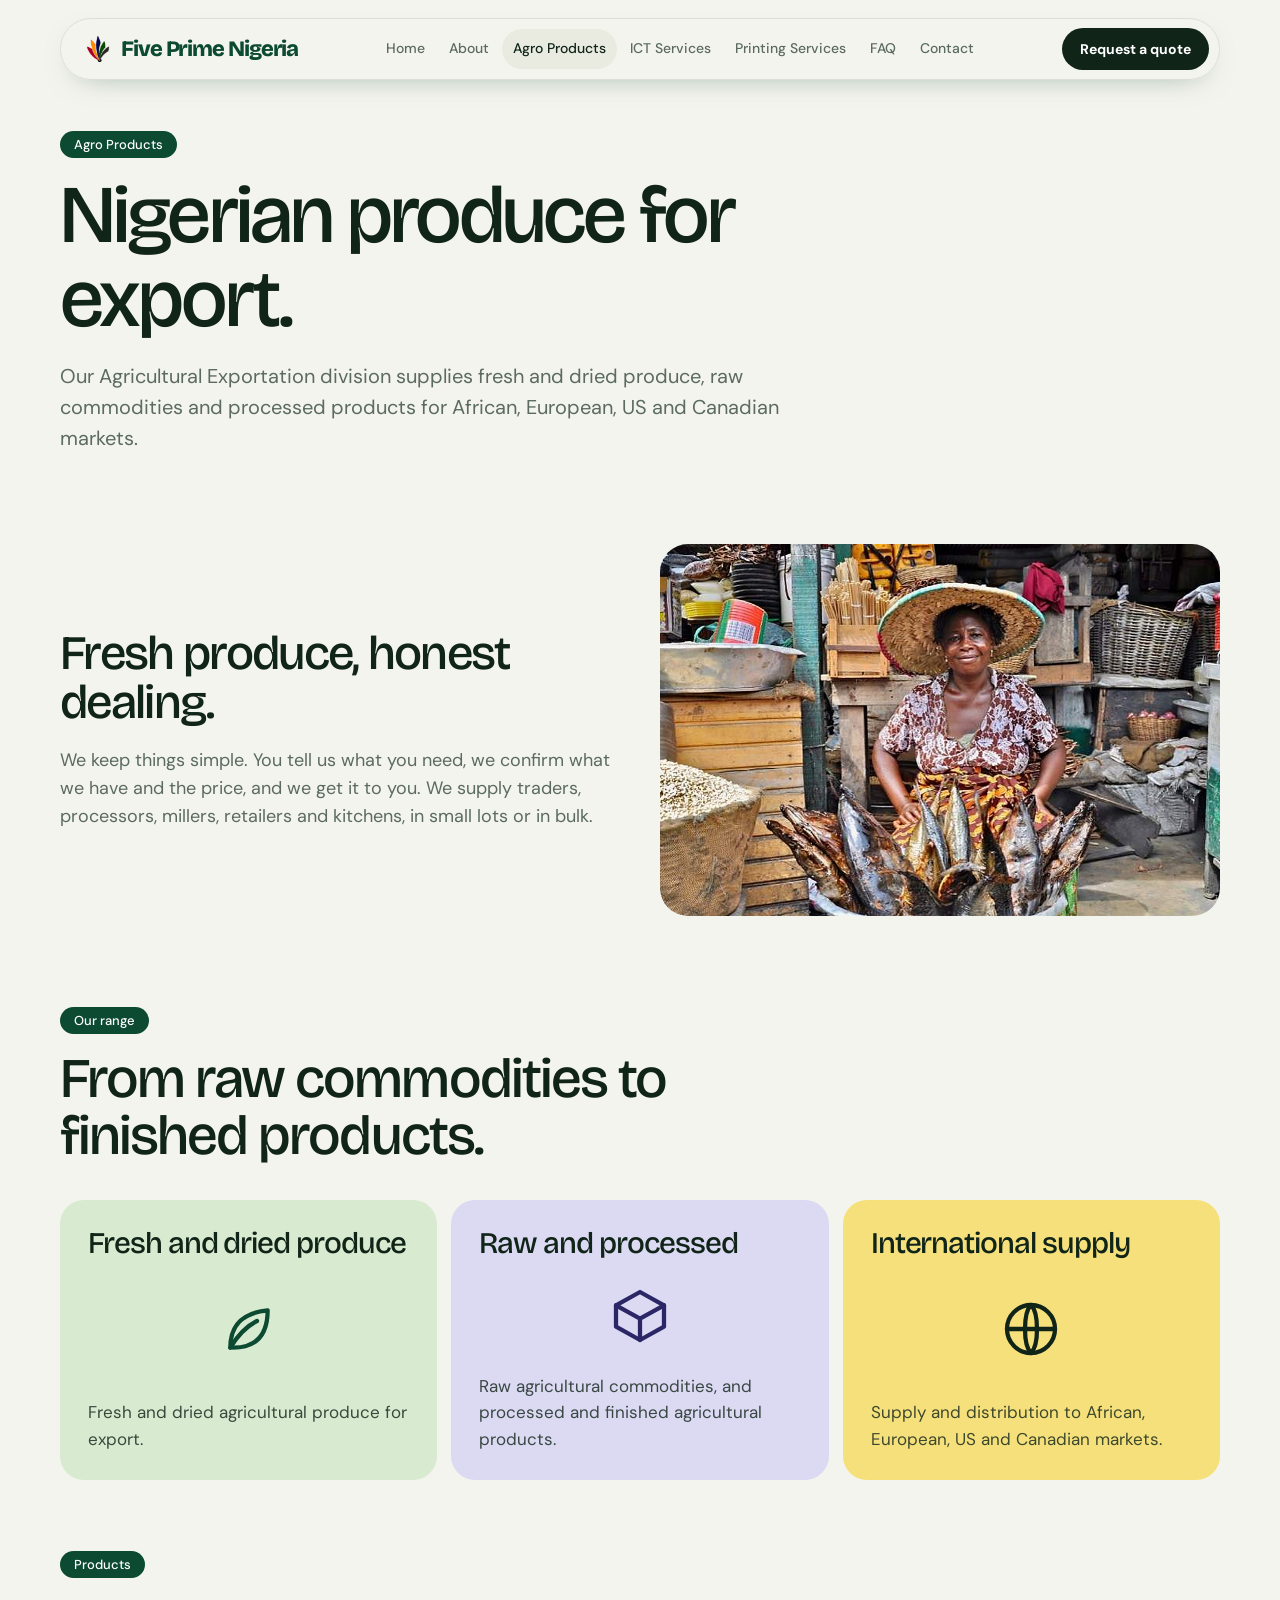
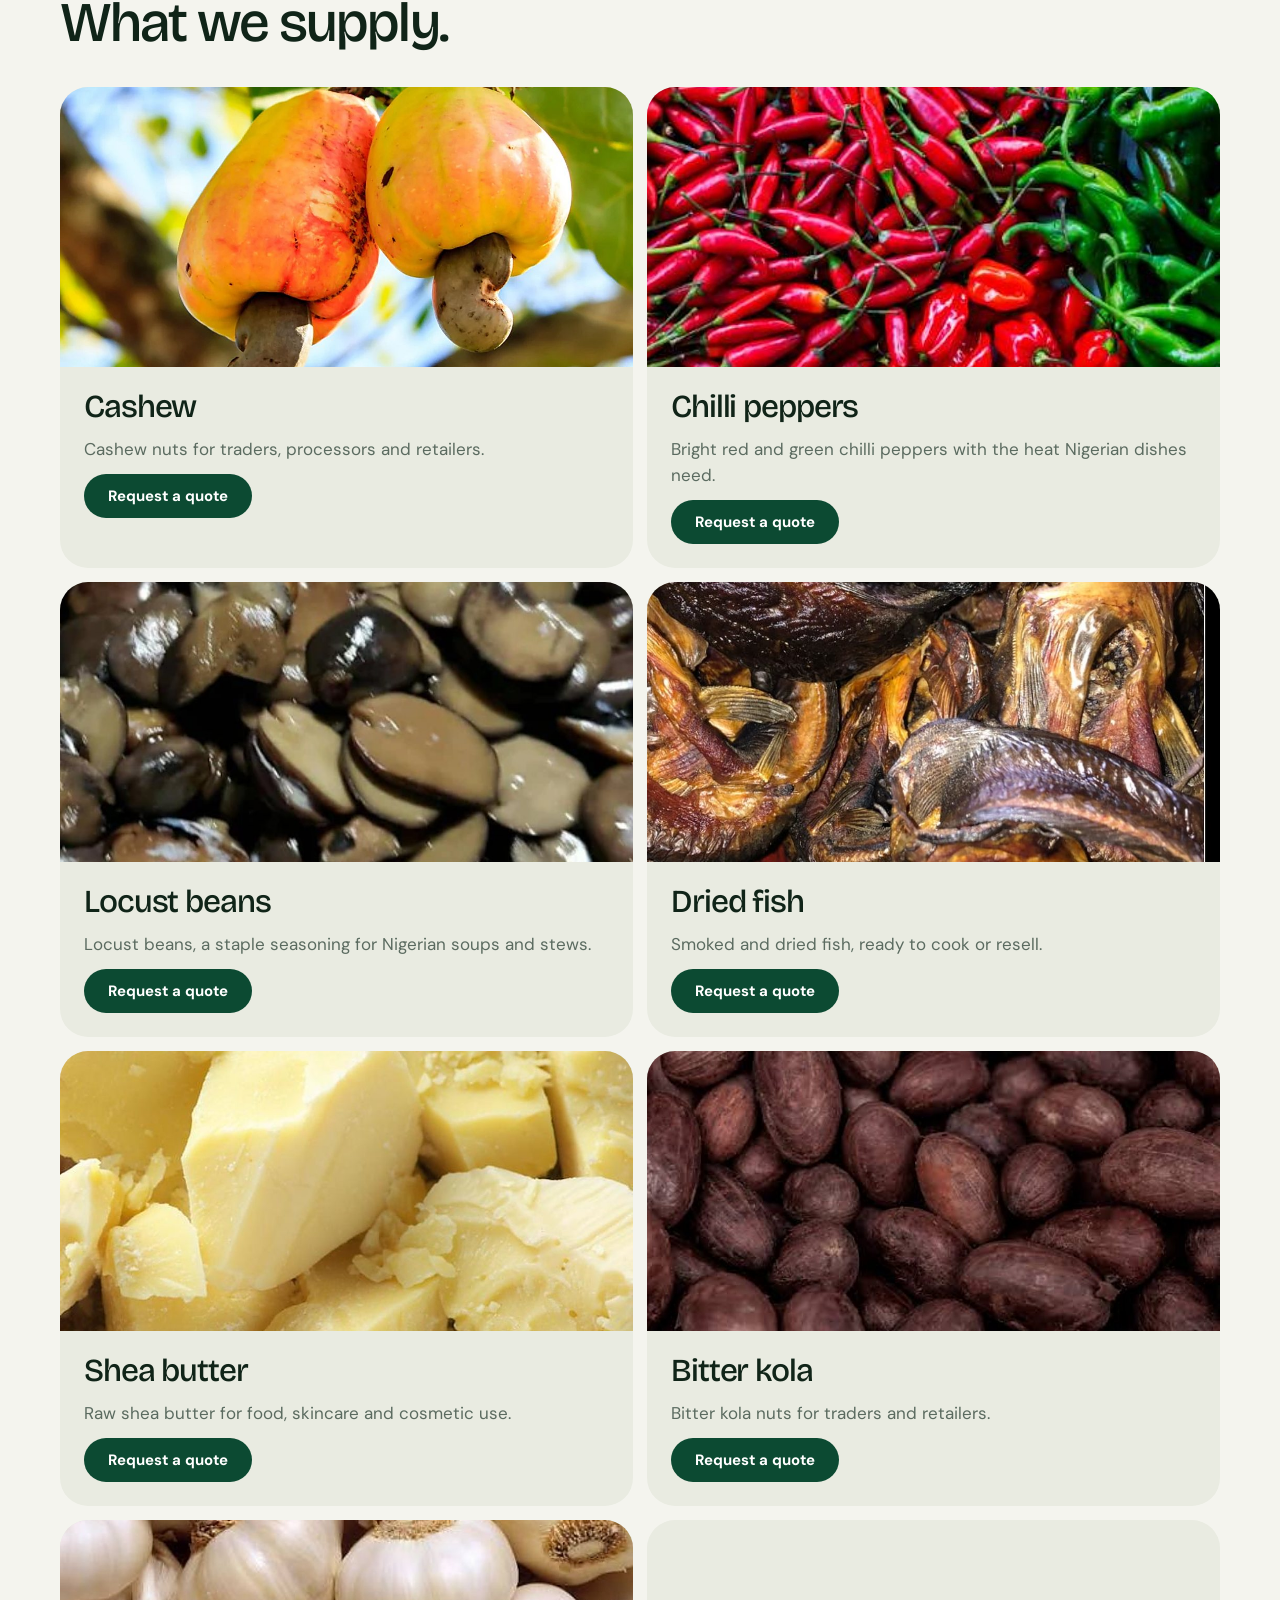
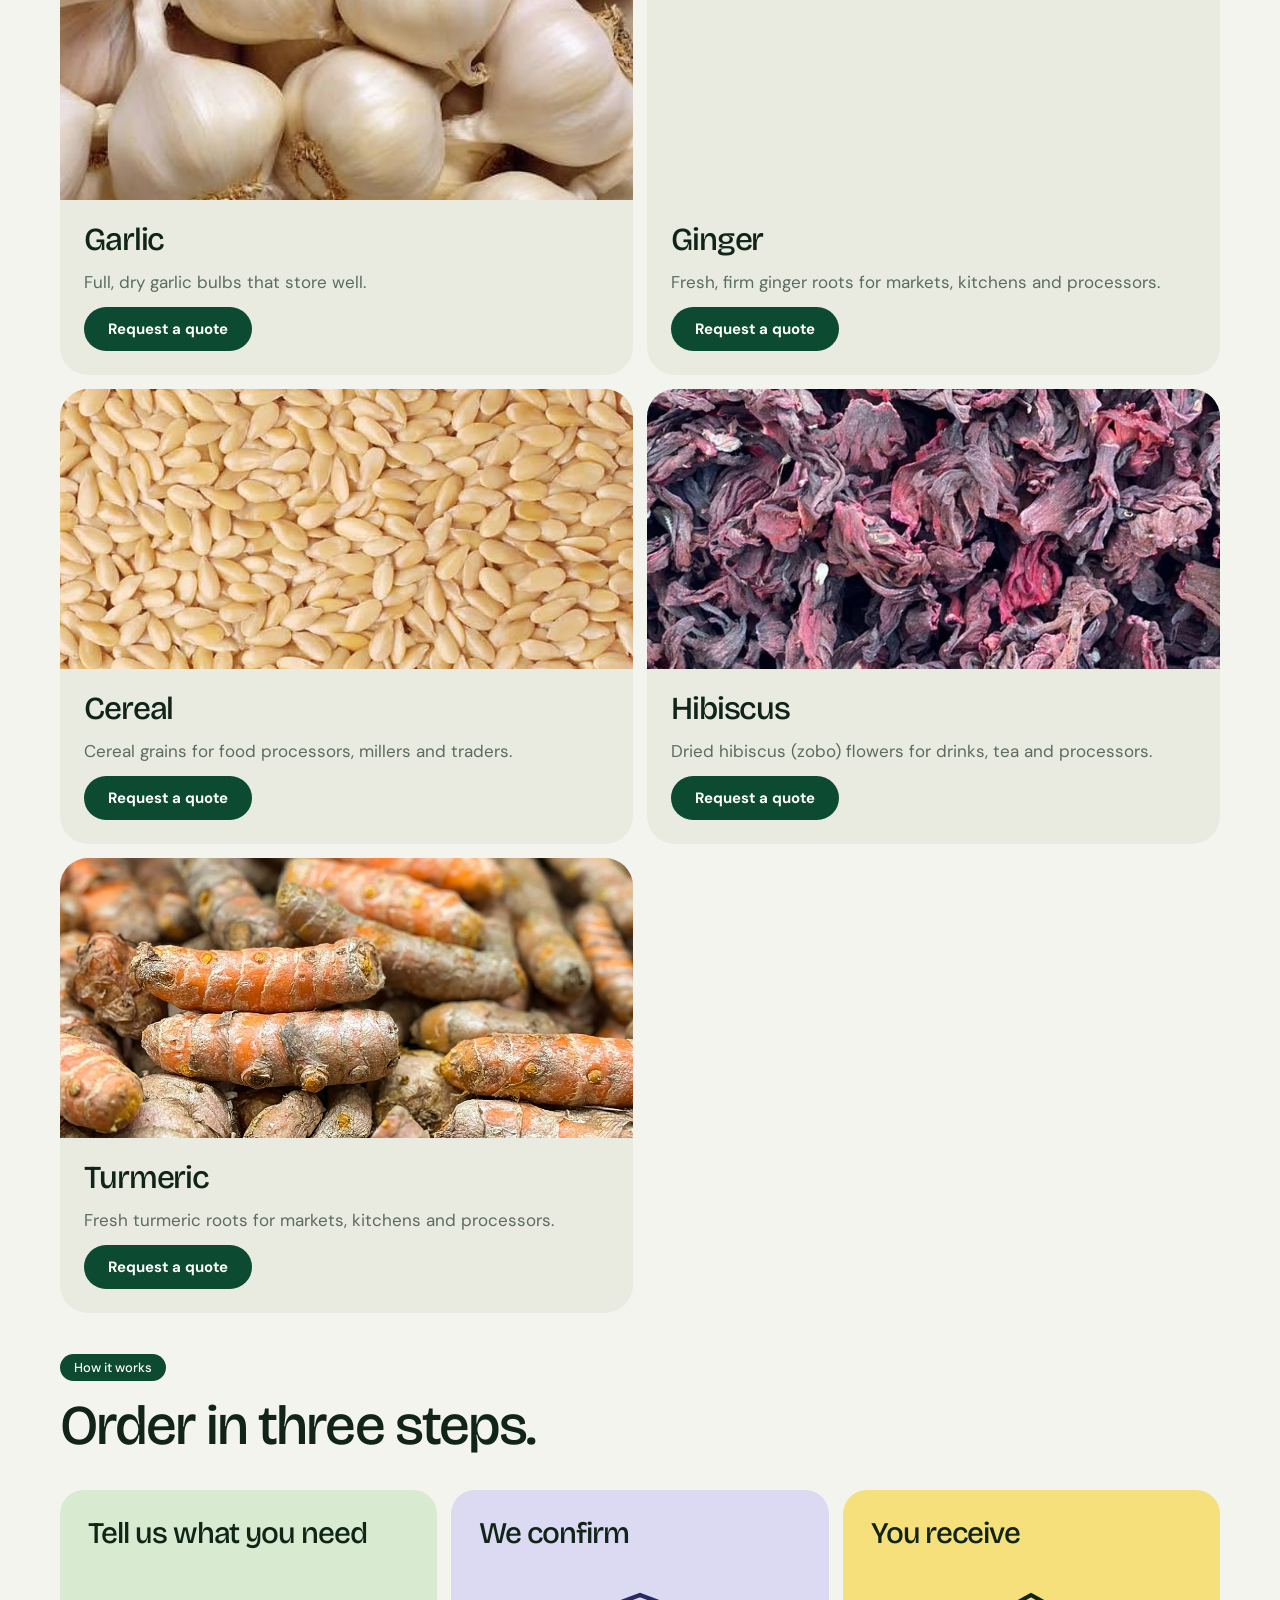
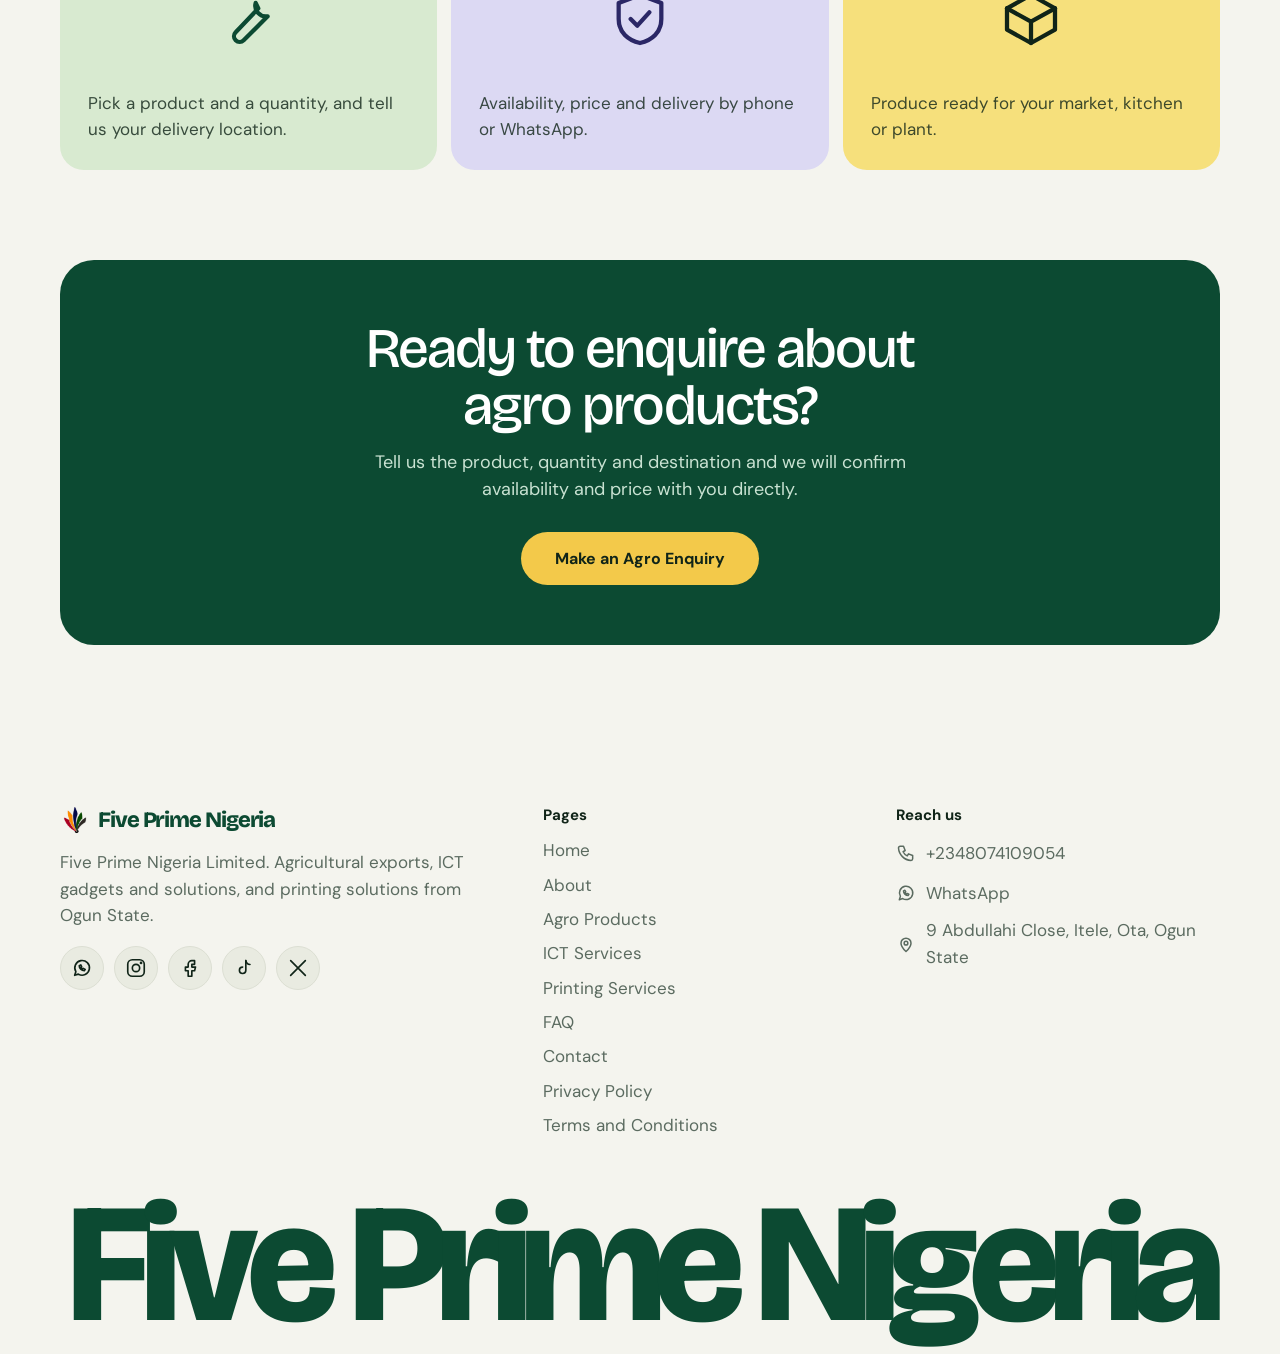
<file: agro-products.html>
<!DOCTYPE html>
<html lang="en"><head>
<meta charset="utf-8">
<meta name="viewport" content="width=device-width, initial-scale=1, viewport-fit=cover">
<link rel="icon" href="/favicon.ico" sizes="48x48">
<link rel="icon" type="image/png" sizes="32x32" href="/favicon-32.png">
<link rel="icon" type="image/png" sizes="192x192" href="/images/favicon-192.png">
<link rel="apple-touch-icon" href="/images/apple-touch-icon.png">
<meta name="theme-color" content="#0c4a32">
<title>Agro Products | Nigerian Agricultural Exports | Five Prime Nigeria</title>
<meta name="description" content="Cashew, chilli peppers, locust beans, dried fish, shea butter, bitter kola, garlic, ginger, cereal, hibiscus and turmeric for African, European, US and Canadian markets.">
<link rel="canonical" href="https://fiveprimenigeria.com/agro-products.html">
<meta property="og:type" content="website">
<meta property="og:site_name" content="Five Prime Nigeria Limited">
<meta property="og:title" content="Agro Products | Nigerian Agricultural Exports | Five Prime Nigeria">
<meta property="og:description" content="Cashew, chilli peppers, locust beans, dried fish, shea butter, bitter kola, garlic, ginger, cereal, hibiscus and turmeric for African, European, US and Canadian markets.">
<meta property="og:url" content="https://fiveprimenigeria.com/agro-products.html">
<meta property="og:image" content="https://fiveprimenigeria.com/images/og-image.jpg">
<meta property="og:locale" content="en_NG">
<meta name="twitter:card" content="summary_large_image">
<meta name="twitter:title" content="Agro Products | Nigerian Agricultural Exports | Five Prime Nigeria">
<meta name="twitter:description" content="Cashew, chilli peppers, locust beans, dried fish, shea butter, bitter kola, garlic, ginger, cereal, hibiscus and turmeric for African, European, US and Canadian markets.">
<meta name="twitter:image" content="https://fiveprimenigeria.com/images/og-image.jpg">
<link href="https://fonts.googleapis.com/css2?family=Bricolage+Grotesque:opsz,wght@12..96,400;12..96,500;12..96,800&family=DM+Sans:wght@400;500;700&display=swap" rel="stylesheet">
<link rel="stylesheet" href="/css/style.css?v=7"></head>
<body class="go2">
<header><div class="nav">
 <a class="logo" href="/" aria-label="Five Prime Nigeria Limited, home"><img class="lm" src="/images/logo-mark.png" alt="" width="30" height="30">Five Prime Nigeria</a>
 <nav class="links" id="links" aria-label="Main"><a href="/">Home</a><a href="/#about">About</a><a href="/agro-products.html" class="on" aria-current="page">Agro Products</a><a href="/ict-services.html">ICT Services</a><a href="/printing-services.html">Printing Services</a><a href="/faq.html">FAQ</a><a href="/#contact">Contact</a></nav>
 <a class="cta" href="/#contact">Request a quote</a>
 <button class="burger" id="bg" aria-label="Menu" aria-expanded="false">&#9776;</button>
</div></header>
<main>
<section class="pg on"><div class="w">
<span class="tag">Agro Products</span><h1 class="ph1">Nigerian produce for export.</h1><p class="lead">Our Agricultural Exportation division supplies fresh and dried produce, raw commodities and processed products for African, European, US and Canadian markets.</p><div class="s two" style="padding-top:90px"><div class="rv"><h2 style="font-size:clamp(30px,4vw,48px)">Fresh produce, honest dealing.</h2><p class="lead" style="font-size:18px">We keep things simple. You tell us what you need, we confirm what we have and the price, and we get it to you. We supply traders, processors, millers, retailers and kitchens, in small lots or in bulk.</p></div><img class="rv" src="/images/market.jpg" alt="Trader with smoked fish at a market" loading="lazy" decoding="async"></div><div class="s" style="padding:0 0 70px"><div class="hd"><div><span class="tag rv">Our range</span><h2 class="rv">From raw commodities to finished products.</h2></div></div><div class="pas"><div class="pa rv" style="--d:0"><h3>Fresh and dried produce</h3><svg viewBox="0 0 24 24" width="64" height="64" fill="none" stroke="#0c4a32" stroke-width="1.6" stroke-linecap="round" stroke-linejoin="round" aria-hidden="true"><path d="M5 19c0-8 4-13 14-14 0 10-5 14-13 14"/><path d="M5 19c3-5 6-8 10-10"/></svg><p>Fresh and dried agricultural produce for export.</p></div><div class="pa rv" style="--d:1"><h3>Raw and processed</h3><svg viewBox="0 0 24 24" width="64" height="64" fill="none" stroke="#2b2766" stroke-width="1.6" stroke-linecap="round" stroke-linejoin="round" aria-hidden="true"><path d="M12 3l9 5v8l-9 5-9-5V8z"/><path d="M3 8l9 5 9-5M12 13v8"/></svg><p>Raw agricultural commodities, and processed and finished agricultural products.</p></div><div class="pa rv" style="--d:2"><h3>International supply</h3><svg viewBox="0 0 24 24" width="64" height="64" fill="none" stroke="#102418" stroke-width="1.6" stroke-linecap="round" stroke-linejoin="round" aria-hidden="true"><circle cx="12" cy="12" r="9"/><path d="M3 12h18M12 3c3 3 3 15 0 18M12 3c-3 3-3 15 0 18"/></svg><p>Supply and distribution to African, European, US and Canadian markets.</p></div></div></div><div class="s" style="padding:0 0 40px"><div class="hd"><div><span class="tag rv">Products</span><h2 class="rv">What we supply.</h2></div></div><div class="pg2"><article class="pb rv" style="--d:0"><div class="im"><img src="/images/products/cashew.jpg" alt="Cashew apples with cashew nuts growing on a tree" loading="lazy" decoding="async"></div><div class="tx"><h3>Cashew</h3><p>Cashew nuts for traders, processors and retailers.</p><a class="btn" href="/#contact-0">Request a quote</a></div></article><article class="pb rv" style="--d:1"><div class="im"><img src="/images/products/chili.jpg" alt="Red and green chilli peppers" loading="lazy" decoding="async"></div><div class="tx"><h3>Chilli peppers</h3><p>Bright red and green chilli peppers with the heat Nigerian dishes need.</p><a class="btn" href="/#contact-1">Request a quote</a></div></article><article class="pb rv" style="--d:0"><div class="im"><img src="/images/products/locust-beans.jpg" alt="Processed locust beans" loading="lazy" decoding="async"></div><div class="tx"><h3>Locust beans</h3><p>Locust beans, a staple seasoning for Nigerian soups and stews.</p><a class="btn" href="/#contact-2">Request a quote</a></div></article><article class="pb rv" style="--d:1"><div class="im"><img src="/images/products/dried-fish.jpg" alt="Pile of smoked dried fish" loading="lazy" decoding="async"></div><div class="tx"><h3>Dried fish</h3><p>Smoked and dried fish, ready to cook or resell.</p><a class="btn" href="/#contact-3">Request a quote</a></div></article><article class="pb rv" style="--d:0"><div class="im"><img src="/images/products/shea-butter.jpg" alt="Raw shea butter chunks" loading="lazy" decoding="async"></div><div class="tx"><h3>Shea butter</h3><p>Raw shea butter for food, skincare and cosmetic use.</p><a class="btn" href="/#contact-4">Request a quote</a></div></article><article class="pb rv" style="--d:1"><div class="im"><img src="/images/products/bitter-kola.jpg" alt="Bitter kola nuts" loading="lazy" decoding="async"></div><div class="tx"><h3>Bitter kola</h3><p>Bitter kola nuts for traders and retailers.</p><a class="btn" href="/#contact-5">Request a quote</a></div></article><article class="pb rv" style="--d:0"><div class="im"><img src="/images/products/garlic.jpg" alt="Dry garlic bulbs" loading="lazy" decoding="async"></div><div class="tx"><h3>Garlic</h3><p>Full, dry garlic bulbs that store well.</p><a class="btn" href="/#contact-6">Request a quote</a></div></article><article class="pb rv" style="--d:1"><div class="im"><img src="/images/products/ginger.jpg" alt="Fresh ginger roots" loading="lazy" decoding="async"></div><div class="tx"><h3>Ginger</h3><p>Fresh, firm ginger roots for markets, kitchens and processors.</p><a class="btn" href="/#contact-7">Request a quote</a></div></article><article class="pb rv" style="--d:0"><div class="im"><img src="/images/products/cereal.jpg" alt="Cereal grains" loading="lazy" decoding="async"></div><div class="tx"><h3>Cereal</h3><p>Cereal grains for food processors, millers and traders.</p><a class="btn" href="/#contact-8">Request a quote</a></div></article><article class="pb rv" style="--d:1"><div class="im"><img src="/images/products/hibiscus.jpg" alt="Dried hibiscus flowers" loading="lazy" decoding="async"></div><div class="tx"><h3>Hibiscus</h3><p>Dried hibiscus (zobo) flowers for drinks, tea and processors.</p><a class="btn" href="/#contact-9">Request a quote</a></div></article><article class="pb rv" style="--d:0"><div class="im"><img src="/images/products/turmeric.jpg" alt="Fresh turmeric roots" loading="lazy" decoding="async"></div><div class="tx"><h3>Turmeric</h3><p>Fresh turmeric roots for markets, kitchens and processors.</p><a class="btn" href="/#contact-10">Request a quote</a></div></article></div></div><div class="s" style="padding:0 0 90px"><div class="hd"><div><span class="tag rv">How it works</span><h2 class="rv">Order in three steps.</h2></div></div><div class="pas"><div class="pa rv" style="--d:0"><h3>Tell us what you need</h3><svg viewBox="0 0 24 24" width="64" height="64" fill="none" stroke="#0c4a32" stroke-width="1.6" stroke-linecap="round" stroke-linejoin="round" aria-hidden="true"><path d="M14.5 6a4 4 0 0 0 4.5 5L10 20a2.1 2.1 0 0 1-3-3l8.5-9z"/></svg><p>Pick a product and a quantity, and tell us your delivery location.</p></div><div class="pa rv" style="--d:1"><h3>We confirm</h3><svg viewBox="0 0 24 24" width="64" height="64" fill="none" stroke="#2b2766" stroke-width="1.6" stroke-linecap="round" stroke-linejoin="round" aria-hidden="true"><path d="M12 3l8 3v6c0 5-3.5 8-8 9-4.5-1-8-4-8-9V6z"/><path d="M8.5 12l2.5 2.5 4.5-5"/></svg><p>Availability, price and delivery by phone or WhatsApp.</p></div><div class="pa rv" style="--d:2"><h3>You receive</h3><svg viewBox="0 0 24 24" width="64" height="64" fill="none" stroke="#102418" stroke-width="1.6" stroke-linecap="round" stroke-linejoin="round" aria-hidden="true"><path d="M12 3l9 5v8l-9 5-9-5V8z"/><path d="M3 8l9 5 9-5M12 13v8"/></svg><p>Produce ready for your market, kitchen or plant.</p></div></div></div><div class="cs rv"><h2>Ready to enquire about agro products?</h2><p>Tell us the product, quantity and destination and we will confirm availability and price with you directly.</p><a class="btn" href="/#contact">Make an Agro Enquiry</a></div>
</div></section>
</main>
<footer><div class="w"><div class="fc">
<div><a class="logo" href="/" style="margin-bottom:14px"><img class="lm" src="/images/logo-mark.png" alt="" width="30" height="30">Five Prime Nigeria</a><p style="max-width:34ch">Five Prime Nigeria Limited. Agricultural exports, ICT gadgets and solutions, and printing solutions from Ogun State.</p><!-- TODO: replace the four social URLs below with the real company profile links -->
<div class="soc"><a href="https://wa.me/2348074109054" target="_blank" rel="noopener" aria-label="WhatsApp"><svg viewBox="0 0 24 24" width="22" height="22" fill="none" stroke="currentColor" stroke-width="1.8" stroke-linecap="round" stroke-linejoin="round" aria-hidden="true"><path d="M4 20l1.3-4A8 8 0 1 1 8 18.7z"/><path d="M9 9.5c0 3 2.5 5.5 5.5 5.5l1-1.5-2-1-.8.8a4 4 0 0 1-1.8-1.8l.8-.8-1-2z"/></svg></a><a href="https://www.instagram.com/" target="_blank" rel="noopener" aria-label="Instagram"><svg viewBox="0 0 24 24" width="22" height="22" fill="none" stroke="currentColor" stroke-width="1.8" stroke-linecap="round" stroke-linejoin="round" aria-hidden="true"><rect x="3" y="3" width="18" height="18" rx="5"/><circle cx="12" cy="12" r="4"/><circle cx="17.5" cy="6.5" r=".6" fill="currentColor"/></svg></a><a href="https://www.facebook.com/" target="_blank" rel="noopener" aria-label="Facebook"><svg viewBox="0 0 24 24" width="22" height="22" fill="none" stroke="currentColor" stroke-width="1.8" stroke-linecap="round" stroke-linejoin="round" aria-hidden="true"><path d="M14 8h3V4h-3a4 4 0 0 0-4 4v3H7v4h3v6h4v-6h3l1-4h-4V8.5a.5.5 0 0 1 .5-.5z"/></svg></a><a href="https://www.tiktok.com/" target="_blank" rel="noopener" aria-label="TikTok"><svg viewBox="0 0 24 24" width="22" height="22" fill="none" stroke="currentColor" stroke-width="1.8" stroke-linecap="round" stroke-linejoin="round" aria-hidden="true"><path d="M14 4v10.5a3.5 3.5 0 1 1-3.5-3.5"/><path d="M14 4c.4 2.4 2 4 4.5 4.2"/></svg></a><a href="https://x.com/" target="_blank" rel="noopener" aria-label="X (Twitter)"><svg viewBox="0 0 24 24" width="22" height="22" fill="none" stroke="currentColor" stroke-width="1.8" stroke-linecap="round" stroke-linejoin="round" aria-hidden="true"><path d="M4 4l16 16M20 4L4 20"/></svg></a></div></div>
<div><h3>Pages</h3><a href="/">Home</a><a href="/#about">About</a><a href="/agro-products.html">Agro Products</a><a href="/ict-services.html">ICT Services</a><a href="/printing-services.html">Printing Services</a><a href="/faq.html">FAQ</a><a href="/#contact">Contact</a><a href="/privacy.html">Privacy Policy</a><a href="/terms.html">Terms and Conditions</a></div>
<div><h3>Reach us</h3><a class="fx" href="tel:+2348074109054"><svg viewBox="0 0 24 24" width="20" height="20" fill="none" stroke="currentColor" stroke-width="1.8" stroke-linecap="round" stroke-linejoin="round" aria-hidden="true"><path d="M5 4h4l2 5-2.5 1.5a11 11 0 0 0 5 5L15 13l5 2v4a2 2 0 0 1-2 2A16 16 0 0 1 3 6a2 2 0 0 1 2-2z"/></svg><span>+2348074109054</span></a><a class="fx" href="https://wa.me/2348074109054" target="_blank" rel="noopener"><svg viewBox="0 0 24 24" width="20" height="20" fill="none" stroke="currentColor" stroke-width="1.8" stroke-linecap="round" stroke-linejoin="round" aria-hidden="true"><path d="M4 20l1.3-4A8 8 0 1 1 8 18.7z"/><path d="M9 9.5c0 3 2.5 5.5 5.5 5.5l1-1.5-2-1-.8.8a4 4 0 0 1-1.8-1.8l.8-.8-1-2z"/></svg><span>WhatsApp</span></a><a class="fx" href="https://www.google.com/maps/search/?api=1&amp;query=9+Abdullahi+Close+Itele+Ota+Ogun+State+Nigeria" target="_blank" rel="noopener"><svg viewBox="0 0 24 24" width="20" height="20" fill="none" stroke="currentColor" stroke-width="1.8" stroke-linecap="round" stroke-linejoin="round" aria-hidden="true"><path d="M12 21s-6-5.6-6-10a6 6 0 1 1 12 0c0 4.4-6 10-6 10z"/><circle cx="12" cy="11" r="2.2"/></svg><span>9 Abdullahi Close, Itele, Ota, Ogun State</span></a></div>
</div></div><div class="wm" id="wm" aria-label="Five Prime Nigeria"></div></footer>
<script src="/js/static.js?v=7"></script>
</body></html>
</file>
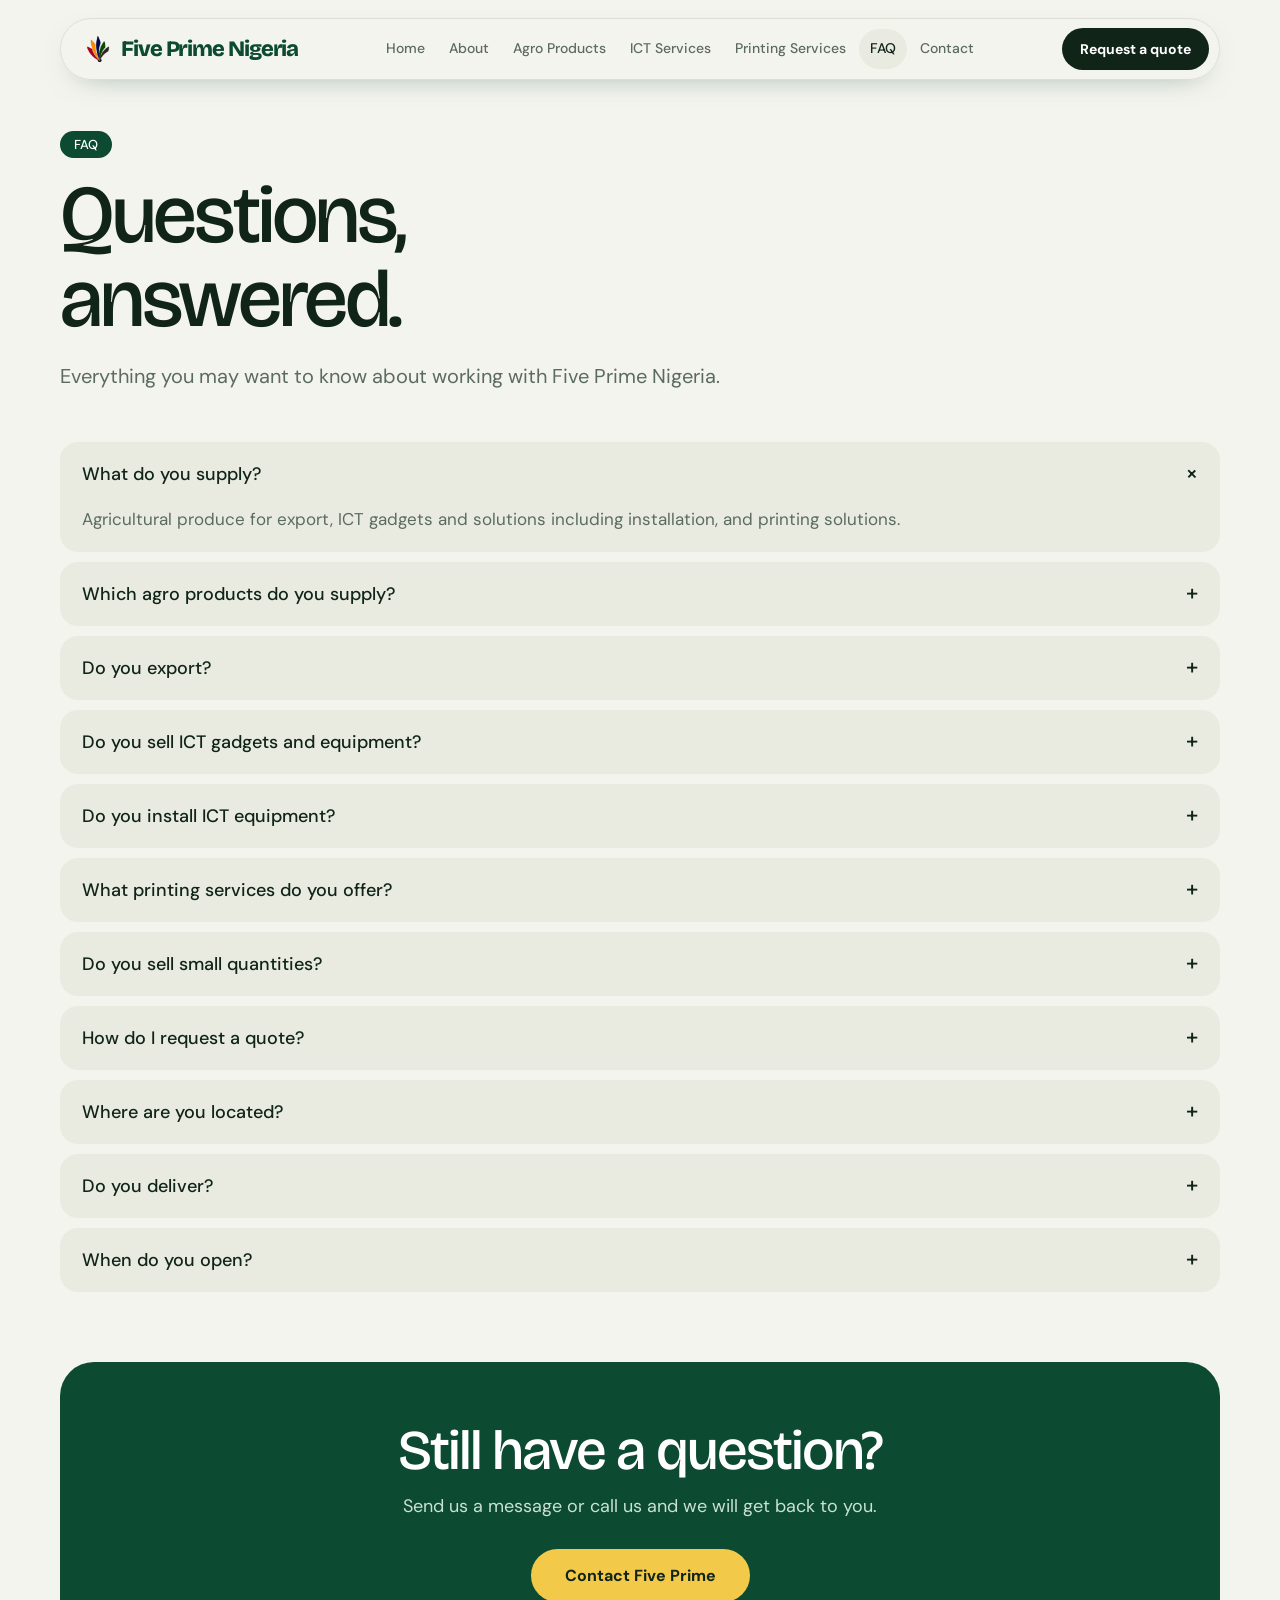
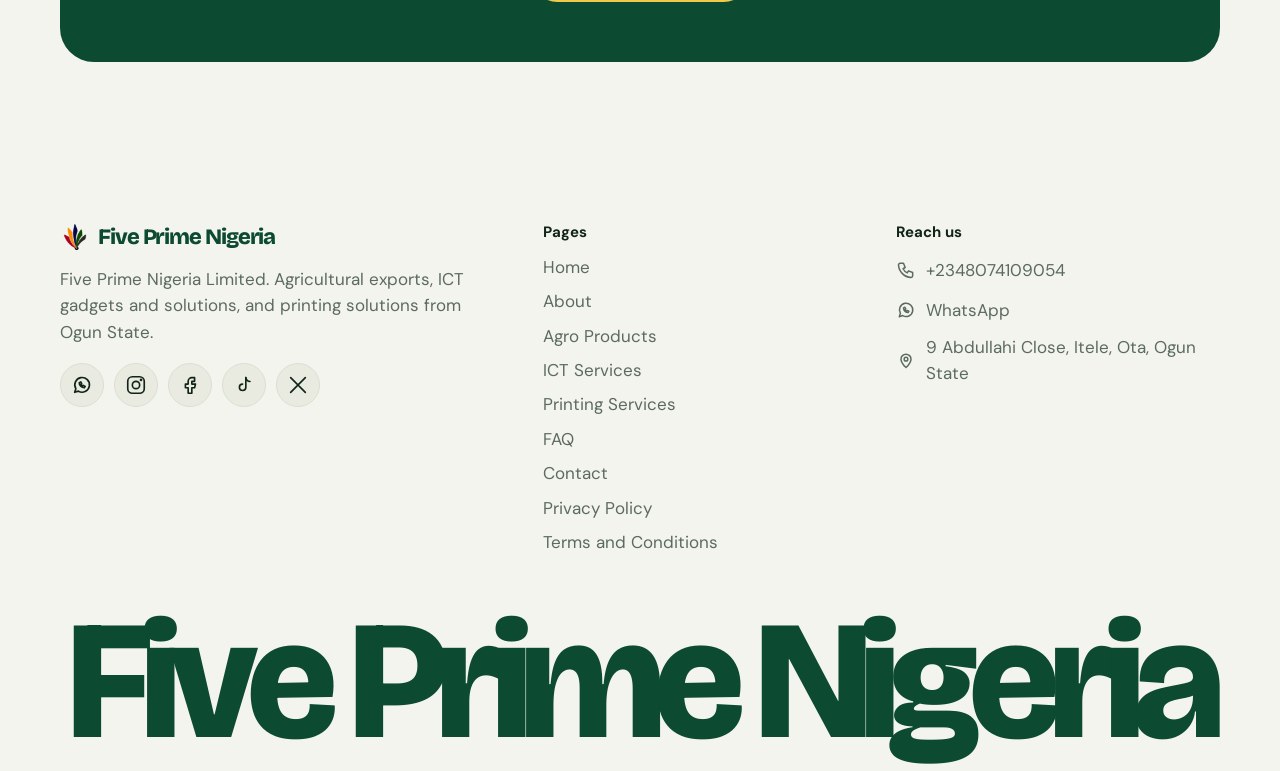
<file: faq.html>
<!DOCTYPE html>
<html lang="en"><head>
<meta charset="utf-8">
<meta name="viewport" content="width=device-width, initial-scale=1, viewport-fit=cover">
<link rel="icon" href="/favicon.ico" sizes="48x48">
<link rel="icon" type="image/png" sizes="32x32" href="/favicon-32.png">
<link rel="icon" type="image/png" sizes="192x192" href="/images/favicon-192.png">
<link rel="apple-touch-icon" href="/images/apple-touch-icon.png">
<meta name="theme-color" content="#0c4a32">
<title>Frequently Asked Questions | Five Prime Nigeria Limited</title>
<meta name="description" content="Answers about agro products, ICT gadgets and installation, printing services, export, orders and delivery from Five Prime Nigeria Limited.">
<link rel="canonical" href="https://fiveprimenigeria.com/faq.html">
<meta property="og:type" content="website">
<meta property="og:site_name" content="Five Prime Nigeria Limited">
<meta property="og:title" content="Frequently Asked Questions | Five Prime Nigeria Limited">
<meta property="og:description" content="Answers about agro products, ICT gadgets and installation, printing services, export, orders and delivery from Five Prime Nigeria Limited.">
<meta property="og:url" content="https://fiveprimenigeria.com/faq.html">
<meta property="og:image" content="https://fiveprimenigeria.com/images/og-image.jpg">
<meta property="og:locale" content="en_NG">
<meta name="twitter:card" content="summary_large_image">
<meta name="twitter:title" content="Frequently Asked Questions | Five Prime Nigeria Limited">
<meta name="twitter:description" content="Answers about agro products, ICT gadgets and installation, printing services, export, orders and delivery from Five Prime Nigeria Limited.">
<meta name="twitter:image" content="https://fiveprimenigeria.com/images/og-image.jpg">
<script type="application/ld+json">{"@context": "https://schema.org", "@type": "FAQPage", "mainEntity": [{"@type": "Question", "name": "What do you supply?", "acceptedAnswer": {"@type": "Answer", "text": "Agricultural produce for export, ICT gadgets and solutions including installation, and printing solutions."}}, {"@type": "Question", "name": "Which agro products do you supply?", "acceptedAnswer": {"@type": "Answer", "text": "Cashew, chilli peppers, locust beans, dried fish, shea butter, bitter kola, garlic, ginger, cereal, hibiscus and turmeric. See the Agro Products page for details."}}, {"@type": "Question", "name": "Do you export?", "acceptedAnswer": {"@type": "Answer", "text": "Our export focus covers African countries, Europe, the United States and Canada. Tell us your destination and quantity and we will confirm what is possible."}}, {"@type": "Question", "name": "Do you sell ICT gadgets and equipment?", "acceptedAnswer": {"@type": "Answer", "text": "Yes. We supply and sell ICT gadgets and equipment. Tell us what you need and we will confirm availability and price."}}, {"@type": "Question", "name": "Do you install ICT equipment?", "acceptedAnswer": {"@type": "Answer", "text": "Yes. We install ICT equipment and infrastructure and provide technology and connectivity solutions. Describe what you need in the quote form."}}, {"@type": "Question", "name": "What printing services do you offer?", "acceptedAnswer": {"@type": "Answer", "text": "We offer printing solutions and corporate communication services. Tell us the job and the quantity and we will confirm the details and price."}}, {"@type": "Question", "name": "Do you sell small quantities?", "acceptedAnswer": {"@type": "Answer", "text": "Yes. Whether you need a few bags or a larger order, tell us how much you need and we will confirm what we can supply."}}, {"@type": "Question", "name": "How do I request a quote?", "acceptedAnswer": {"@type": "Answer", "text": "Use the quote form on the Contact page and send it by email or WhatsApp, or call us on +2348074109054."}}, {"@type": "Question", "name": "Where are you located?", "acceptedAnswer": {"@type": "Answer", "text": "Onifade Bus-stop, 9 Abdullahi Close, Itele, Ota 102213, Ogun State."}}, {"@type": "Question", "name": "Do you deliver?", "acceptedAnswer": {"@type": "Answer", "text": "Enter your delivery location in the quote form and we will confirm the options with you."}}, {"@type": "Question", "name": "When do you open?", "acceptedAnswer": {"@type": "Answer", "text": "We open at 6 am. Please call to confirm days and availability."}}]}</script>
<link href="https://fonts.googleapis.com/css2?family=Bricolage+Grotesque:opsz,wght@12..96,400;12..96,500;12..96,800&family=DM+Sans:wght@400;500;700&display=swap" rel="stylesheet">
<link rel="stylesheet" href="/css/style.css?v=7"></head>
<body class="go2">
<header><div class="nav">
 <a class="logo" href="/" aria-label="Five Prime Nigeria Limited, home"><img class="lm" src="/images/logo-mark.png" alt="" width="30" height="30">Five Prime Nigeria</a>
 <nav class="links" id="links" aria-label="Main"><a href="/">Home</a><a href="/#about">About</a><a href="/agro-products.html">Agro Products</a><a href="/ict-services.html">ICT Services</a><a href="/printing-services.html">Printing Services</a><a href="/faq.html" class="on" aria-current="page">FAQ</a><a href="/#contact">Contact</a></nav>
 <a class="cta" href="/#contact">Request a quote</a>
 <button class="burger" id="bg" aria-label="Menu" aria-expanded="false">&#9776;</button>
</div></header>
<main>
<section class="pg on"><div class="w">
<span class="tag">FAQ</span><h1 class="ph1">Questions, answered.</h1><p class="lead">Everything you may want to know about working with Five Prime Nigeria.</p><div class="s" style="padding:50px 0 60px"><div class="fl"><div class="fi rv o" style="--d:0"><button aria-expanded="true">What do you supply?</button><div><p>Agricultural produce for export, ICT gadgets and solutions including installation, and printing solutions.</p></div></div><div class="fi rv" style="--d:1"><button aria-expanded="false">Which agro products do you supply?</button><div><p>Cashew, chilli peppers, locust beans, dried fish, shea butter, bitter kola, garlic, ginger, cereal, hibiscus and turmeric. See the Agro Products page for details.</p></div></div><div class="fi rv" style="--d:2"><button aria-expanded="false">Do you export?</button><div><p>Our export focus covers African countries, Europe, the United States and Canada. Tell us your destination and quantity and we will confirm what is possible.</p></div></div><div class="fi rv" style="--d:3"><button aria-expanded="false">Do you sell ICT gadgets and equipment?</button><div><p>Yes. We supply and sell ICT gadgets and equipment. Tell us what you need and we will confirm availability and price.</p></div></div><div class="fi rv" style="--d:4"><button aria-expanded="false">Do you install ICT equipment?</button><div><p>Yes. We install ICT equipment and infrastructure and provide technology and connectivity solutions. Describe what you need in the quote form.</p></div></div><div class="fi rv" style="--d:4"><button aria-expanded="false">What printing services do you offer?</button><div><p>We offer printing solutions and corporate communication services. Tell us the job and the quantity and we will confirm the details and price.</p></div></div><div class="fi rv" style="--d:4"><button aria-expanded="false">Do you sell small quantities?</button><div><p>Yes. Whether you need a few bags or a larger order, tell us how much you need and we will confirm what we can supply.</p></div></div><div class="fi rv" style="--d:4"><button aria-expanded="false">How do I request a quote?</button><div><p>Use the quote form on the Contact page and send it by email or WhatsApp, or call us on +2348074109054.</p></div></div><div class="fi rv" style="--d:4"><button aria-expanded="false">Where are you located?</button><div><p>Onifade Bus-stop, 9 Abdullahi Close, Itele, Ota 102213, Ogun State.</p></div></div><div class="fi rv" style="--d:4"><button aria-expanded="false">Do you deliver?</button><div><p>Enter your delivery location in the quote form and we will confirm the options with you.</p></div></div><div class="fi rv" style="--d:4"><button aria-expanded="false">When do you open?</button><div><p>We open at 6 am. Please call to confirm days and availability.</p></div></div></div></div><div class="cs rv"><h2>Still have a question?</h2><p>Send us a message or call us and we will get back to you.</p><a class="btn" href="/#contact">Contact Five Prime</a></div>
</div></section>
</main>
<footer><div class="w"><div class="fc">
<div><a class="logo" href="/" style="margin-bottom:14px"><img class="lm" src="/images/logo-mark.png" alt="" width="30" height="30">Five Prime Nigeria</a><p style="max-width:34ch">Five Prime Nigeria Limited. Agricultural exports, ICT gadgets and solutions, and printing solutions from Ogun State.</p><!-- TODO: replace the four social URLs below with the real company profile links -->
<div class="soc"><a href="https://wa.me/2348074109054" target="_blank" rel="noopener" aria-label="WhatsApp"><svg viewBox="0 0 24 24" width="22" height="22" fill="none" stroke="currentColor" stroke-width="1.8" stroke-linecap="round" stroke-linejoin="round" aria-hidden="true"><path d="M4 20l1.3-4A8 8 0 1 1 8 18.7z"/><path d="M9 9.5c0 3 2.5 5.5 5.5 5.5l1-1.5-2-1-.8.8a4 4 0 0 1-1.8-1.8l.8-.8-1-2z"/></svg></a><a href="https://www.instagram.com/" target="_blank" rel="noopener" aria-label="Instagram"><svg viewBox="0 0 24 24" width="22" height="22" fill="none" stroke="currentColor" stroke-width="1.8" stroke-linecap="round" stroke-linejoin="round" aria-hidden="true"><rect x="3" y="3" width="18" height="18" rx="5"/><circle cx="12" cy="12" r="4"/><circle cx="17.5" cy="6.5" r=".6" fill="currentColor"/></svg></a><a href="https://www.facebook.com/" target="_blank" rel="noopener" aria-label="Facebook"><svg viewBox="0 0 24 24" width="22" height="22" fill="none" stroke="currentColor" stroke-width="1.8" stroke-linecap="round" stroke-linejoin="round" aria-hidden="true"><path d="M14 8h3V4h-3a4 4 0 0 0-4 4v3H7v4h3v6h4v-6h3l1-4h-4V8.5a.5.5 0 0 1 .5-.5z"/></svg></a><a href="https://www.tiktok.com/" target="_blank" rel="noopener" aria-label="TikTok"><svg viewBox="0 0 24 24" width="22" height="22" fill="none" stroke="currentColor" stroke-width="1.8" stroke-linecap="round" stroke-linejoin="round" aria-hidden="true"><path d="M14 4v10.5a3.5 3.5 0 1 1-3.5-3.5"/><path d="M14 4c.4 2.4 2 4 4.5 4.2"/></svg></a><a href="https://x.com/" target="_blank" rel="noopener" aria-label="X (Twitter)"><svg viewBox="0 0 24 24" width="22" height="22" fill="none" stroke="currentColor" stroke-width="1.8" stroke-linecap="round" stroke-linejoin="round" aria-hidden="true"><path d="M4 4l16 16M20 4L4 20"/></svg></a></div></div>
<div><h3>Pages</h3><a href="/">Home</a><a href="/#about">About</a><a href="/agro-products.html">Agro Products</a><a href="/ict-services.html">ICT Services</a><a href="/printing-services.html">Printing Services</a><a href="/faq.html">FAQ</a><a href="/#contact">Contact</a><a href="/privacy.html">Privacy Policy</a><a href="/terms.html">Terms and Conditions</a></div>
<div><h3>Reach us</h3><a class="fx" href="tel:+2348074109054"><svg viewBox="0 0 24 24" width="20" height="20" fill="none" stroke="currentColor" stroke-width="1.8" stroke-linecap="round" stroke-linejoin="round" aria-hidden="true"><path d="M5 4h4l2 5-2.5 1.5a11 11 0 0 0 5 5L15 13l5 2v4a2 2 0 0 1-2 2A16 16 0 0 1 3 6a2 2 0 0 1 2-2z"/></svg><span>+2348074109054</span></a><a class="fx" href="https://wa.me/2348074109054" target="_blank" rel="noopener"><svg viewBox="0 0 24 24" width="20" height="20" fill="none" stroke="currentColor" stroke-width="1.8" stroke-linecap="round" stroke-linejoin="round" aria-hidden="true"><path d="M4 20l1.3-4A8 8 0 1 1 8 18.7z"/><path d="M9 9.5c0 3 2.5 5.5 5.5 5.5l1-1.5-2-1-.8.8a4 4 0 0 1-1.8-1.8l.8-.8-1-2z"/></svg><span>WhatsApp</span></a><a class="fx" href="https://www.google.com/maps/search/?api=1&amp;query=9+Abdullahi+Close+Itele+Ota+Ogun+State+Nigeria" target="_blank" rel="noopener"><svg viewBox="0 0 24 24" width="20" height="20" fill="none" stroke="currentColor" stroke-width="1.8" stroke-linecap="round" stroke-linejoin="round" aria-hidden="true"><path d="M12 21s-6-5.6-6-10a6 6 0 1 1 12 0c0 4.4-6 10-6 10z"/><circle cx="12" cy="11" r="2.2"/></svg><span>9 Abdullahi Close, Itele, Ota, Ogun State</span></a></div>
</div></div><div class="wm" id="wm" aria-label="Five Prime Nigeria"></div></footer>
<script src="/js/static.js?v=7"></script>
</body></html>
</file>
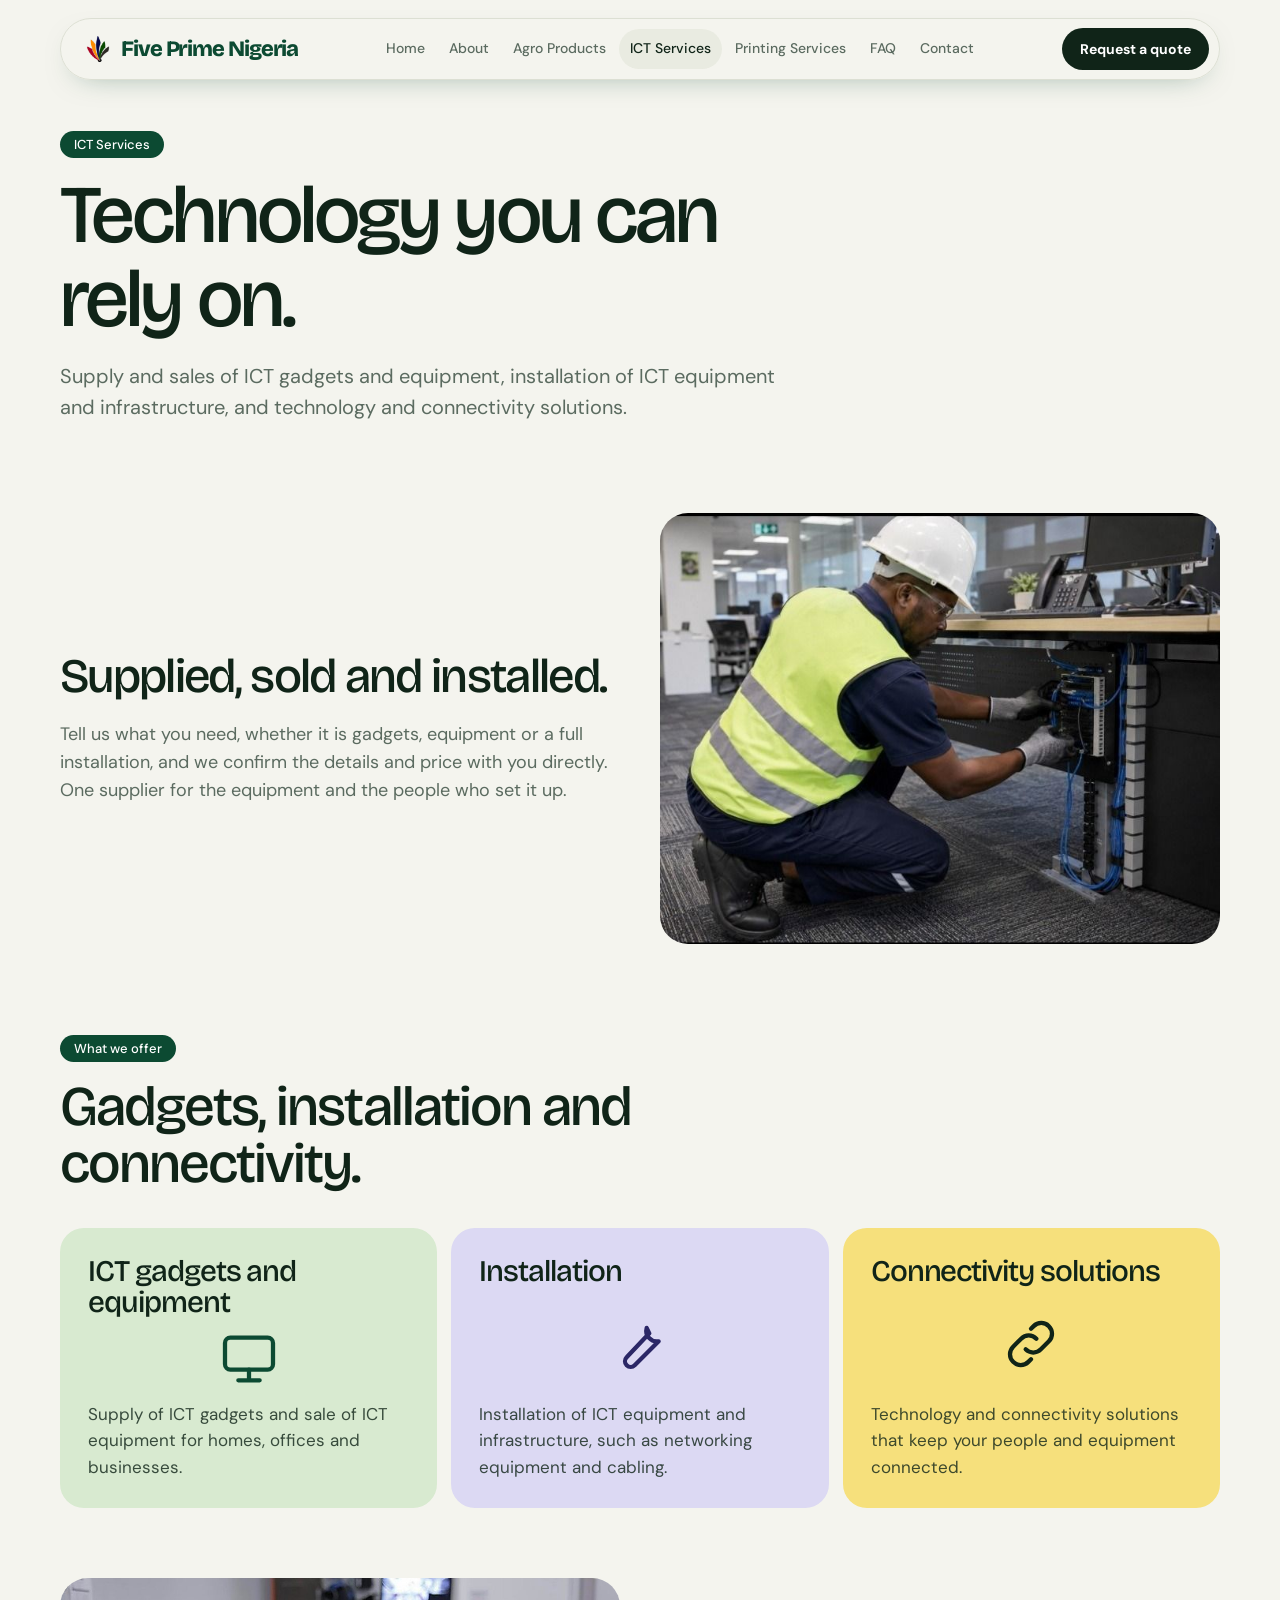
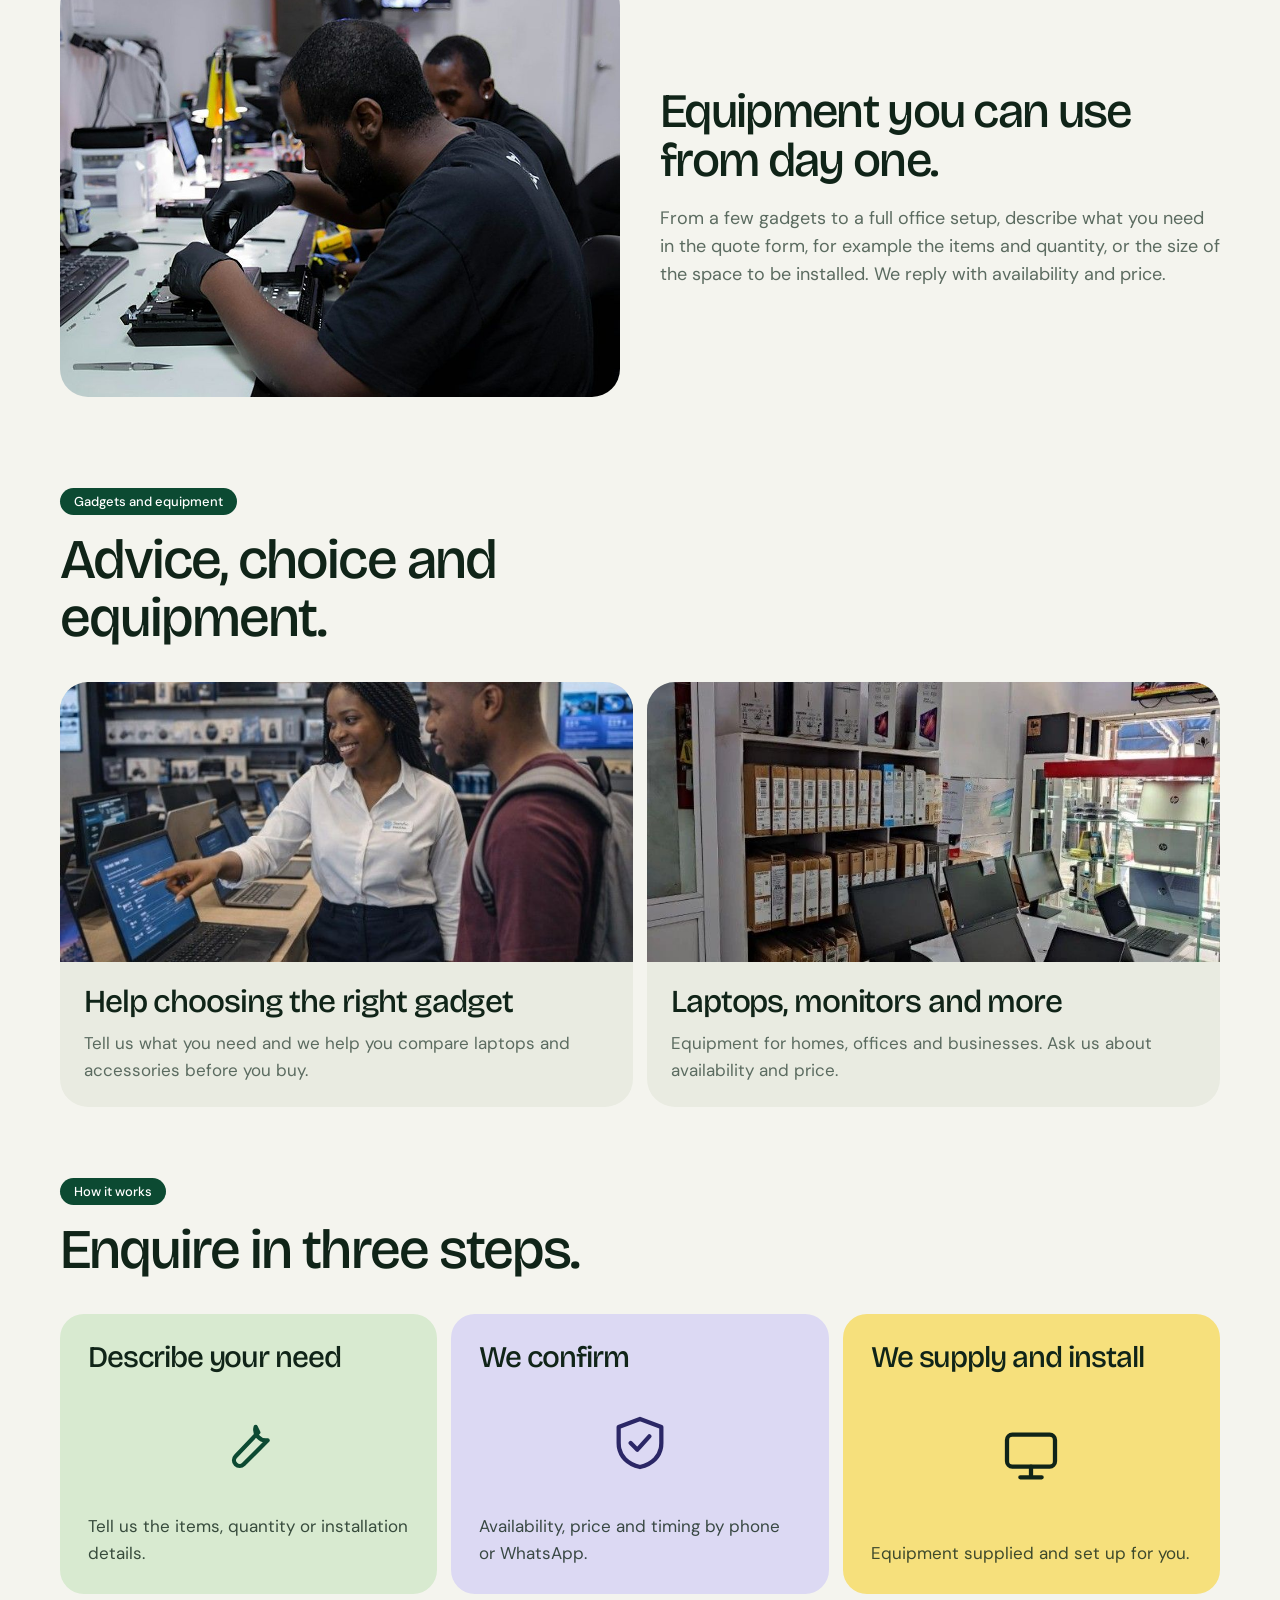
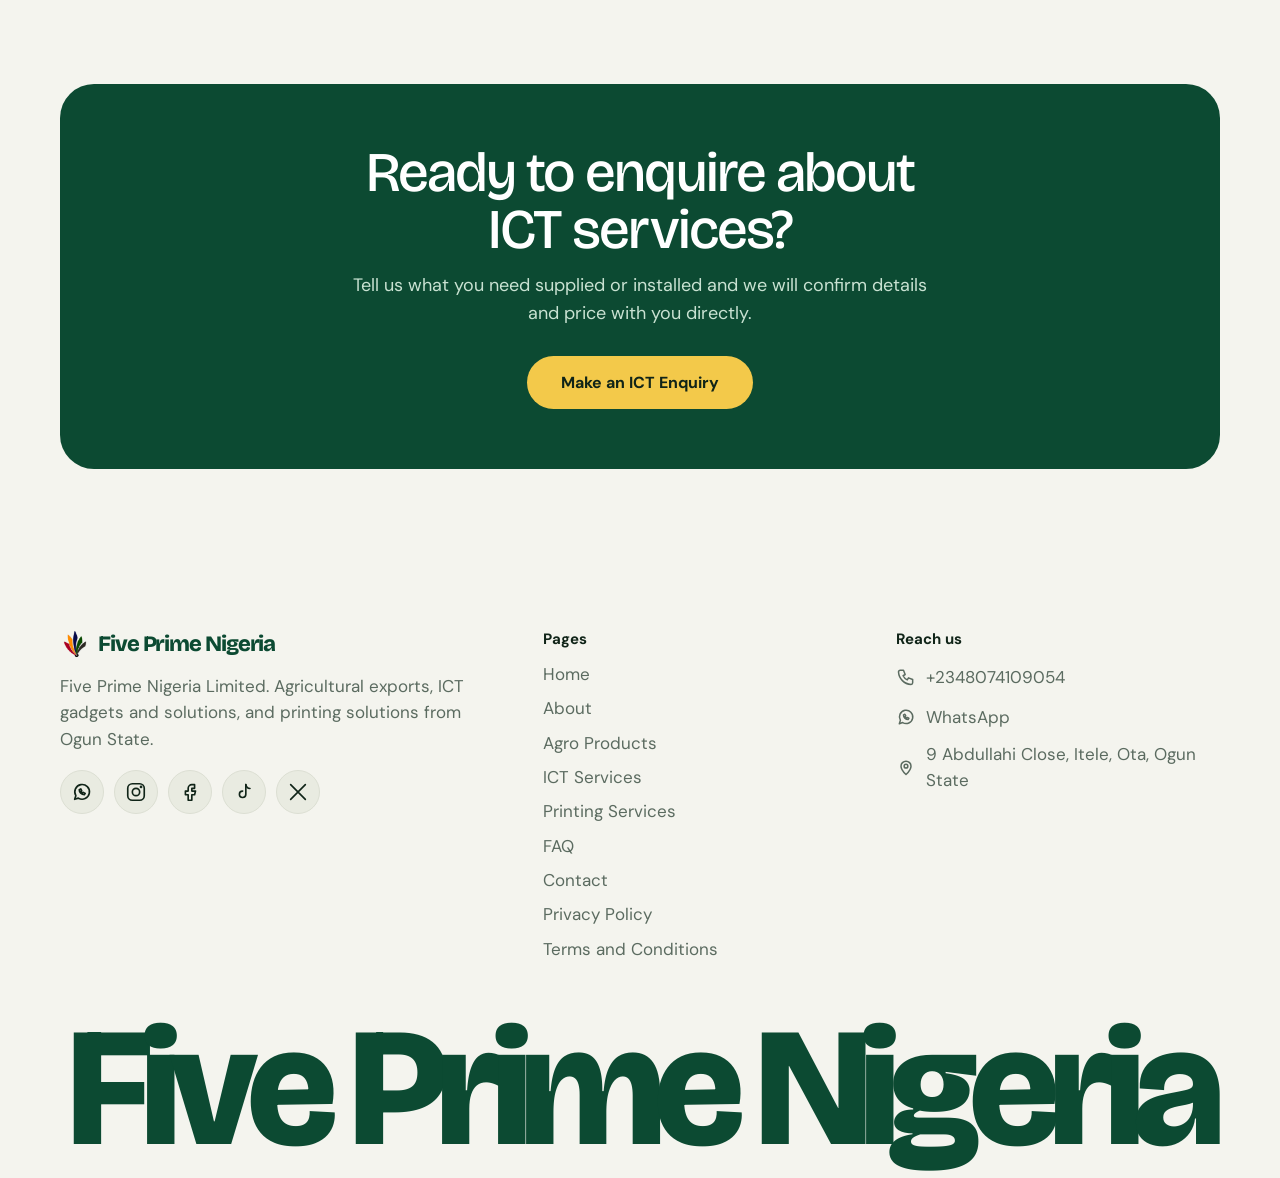
<file: ict-services.html>
<!DOCTYPE html>
<html lang="en"><head>
<meta charset="utf-8">
<meta name="viewport" content="width=device-width, initial-scale=1, viewport-fit=cover">
<link rel="icon" href="/favicon.ico" sizes="48x48">
<link rel="icon" type="image/png" sizes="32x32" href="/favicon-32.png">
<link rel="icon" type="image/png" sizes="192x192" href="/images/favicon-192.png">
<link rel="apple-touch-icon" href="/images/apple-touch-icon.png">
<meta name="theme-color" content="#0c4a32">
<title>ICT Gadgets, Equipment and Installation | Five Prime Nigeria</title>
<meta name="description" content="ICT gadgets and equipment sales, installation of ICT equipment and infrastructure, and connectivity solutions from Five Prime Nigeria Limited in Ota, Ogun State.">
<link rel="canonical" href="https://fiveprimenigeria.com/ict-services.html">
<meta property="og:type" content="website">
<meta property="og:site_name" content="Five Prime Nigeria Limited">
<meta property="og:title" content="ICT Gadgets, Equipment and Installation | Five Prime Nigeria">
<meta property="og:description" content="ICT gadgets and equipment sales, installation of ICT equipment and infrastructure, and connectivity solutions from Five Prime Nigeria Limited in Ota, Ogun State.">
<meta property="og:url" content="https://fiveprimenigeria.com/ict-services.html">
<meta property="og:image" content="https://fiveprimenigeria.com/images/og-image.jpg">
<meta property="og:locale" content="en_NG">
<meta name="twitter:card" content="summary_large_image">
<meta name="twitter:title" content="ICT Gadgets, Equipment and Installation | Five Prime Nigeria">
<meta name="twitter:description" content="ICT gadgets and equipment sales, installation of ICT equipment and infrastructure, and connectivity solutions from Five Prime Nigeria Limited in Ota, Ogun State.">
<meta name="twitter:image" content="https://fiveprimenigeria.com/images/og-image.jpg">
<link href="https://fonts.googleapis.com/css2?family=Bricolage+Grotesque:opsz,wght@12..96,400;12..96,500;12..96,800&family=DM+Sans:wght@400;500;700&display=swap" rel="stylesheet">
<link rel="stylesheet" href="/css/style.css?v=7"></head>
<body class="go2">
<header><div class="nav">
 <a class="logo" href="/" aria-label="Five Prime Nigeria Limited, home"><img class="lm" src="/images/logo-mark.png" alt="" width="30" height="30">Five Prime Nigeria</a>
 <nav class="links" id="links" aria-label="Main"><a href="/">Home</a><a href="/#about">About</a><a href="/agro-products.html">Agro Products</a><a href="/ict-services.html" class="on" aria-current="page">ICT Services</a><a href="/printing-services.html">Printing Services</a><a href="/faq.html">FAQ</a><a href="/#contact">Contact</a></nav>
 <a class="cta" href="/#contact">Request a quote</a>
 <button class="burger" id="bg" aria-label="Menu" aria-expanded="false">&#9776;</button>
</div></header>
<main>
<section class="pg on"><div class="w">
<span class="tag">ICT Services</span><h1 class="ph1">Technology you can rely on.</h1><p class="lead">Supply and sales of ICT gadgets and equipment, installation of ICT equipment and infrastructure, and technology and connectivity solutions.</p><div class="s two" style="padding-top:90px"><div class="rv"><h2 style="font-size:clamp(30px,4vw,48px)">Supplied, sold and installed.</h2><p class="lead" style="font-size:18px">Tell us what you need, whether it is gadgets, equipment or a full installation, and we confirm the details and price with you directly. One supplier for the equipment and the people who set it up.</p></div><img class="rv" src="/images/ict-install.jpg" alt="Technician installing network cabling beneath an office desk" loading="lazy" decoding="async"></div><div class="s" style="padding:0 0 70px"><div class="hd"><div><span class="tag rv">What we offer</span><h2 class="rv">Gadgets, installation and connectivity.</h2></div></div><div class="pas"><div class="pa rv" style="--d:0"><h3>ICT gadgets and equipment</h3><svg viewBox="0 0 24 24" width="64" height="64" fill="none" stroke="#0c4a32" stroke-width="1.6" stroke-linecap="round" stroke-linejoin="round" aria-hidden="true"><rect x="3" y="4" width="18" height="12" rx="2"/><path d="M8 20h8M12 16v4"/></svg><p>Supply of ICT gadgets and sale of ICT equipment for homes, offices and businesses.</p></div><div class="pa rv" style="--d:1"><h3>Installation</h3><svg viewBox="0 0 24 24" width="64" height="64" fill="none" stroke="#2b2766" stroke-width="1.6" stroke-linecap="round" stroke-linejoin="round" aria-hidden="true"><path d="M14.5 6a4 4 0 0 0 4.5 5L10 20a2.1 2.1 0 0 1-3-3l8.5-9z"/></svg><p>Installation of ICT equipment and infrastructure, such as networking equipment and cabling.</p></div><div class="pa rv" style="--d:2"><h3>Connectivity solutions</h3><svg viewBox="0 0 24 24" width="64" height="64" fill="none" stroke="#102418" stroke-width="1.6" stroke-linecap="round" stroke-linejoin="round" aria-hidden="true"><path d="M10 14a4 4 0 0 0 5.7 0l3-3a4 4 0 0 0-5.7-5.7l-1 1"/><path d="M14 10a4 4 0 0 0-5.7 0l-3 3a4 4 0 0 0 5.7 5.7l1-1"/></svg><p>Technology and connectivity solutions that keep your people and equipment connected.</p></div></div></div><div class="s two" style="padding-top:0"><img class="rv" src="/images/ict-workbench.jpg" alt="Technician working on electronic equipment at a workbench" loading="lazy" decoding="async"><div class="rv"><h2 style="font-size:clamp(30px,4vw,48px)">Equipment you can use from day one.</h2><p class="lead" style="font-size:18px">From a few gadgets to a full office setup, describe what you need in the quote form, for example the items and quantity, or the size of the space to be installed. We reply with availability and price.</p></div></div><div class="s" style="padding:0 0 70px"><div class="hd"><div><span class="tag rv">Gadgets and equipment</span><h2 class="rv">Advice, choice and equipment.</h2></div></div><div class="pg2"><article class="pb rv" style="--d:0"><div class="im"><img src="/images/ict-sales.jpg" alt="Sales assistant helping a customer compare laptops" loading="lazy" decoding="async"></div><div class="tx"><h3>Help choosing the right gadget</h3><p>Tell us what you need and we help you compare laptops and accessories before you buy.</p></div></article><article class="pb rv" style="--d:1"><div class="im"><img src="/images/ict-shop.jpg" alt="Shelves of monitors and laptops in an ICT shop" loading="lazy" decoding="async"></div><div class="tx"><h3>Laptops, monitors and more</h3><p>Equipment for homes, offices and businesses. Ask us about availability and price.</p></div></article></div></div><div class="s" style="padding:0 0 90px"><div class="hd"><div><span class="tag rv">How it works</span><h2 class="rv">Enquire in three steps.</h2></div></div><div class="pas"><div class="pa rv" style="--d:0"><h3>Describe your need</h3><svg viewBox="0 0 24 24" width="64" height="64" fill="none" stroke="#0c4a32" stroke-width="1.6" stroke-linecap="round" stroke-linejoin="round" aria-hidden="true"><path d="M14.5 6a4 4 0 0 0 4.5 5L10 20a2.1 2.1 0 0 1-3-3l8.5-9z"/></svg><p>Tell us the items, quantity or installation details.</p></div><div class="pa rv" style="--d:1"><h3>We confirm</h3><svg viewBox="0 0 24 24" width="64" height="64" fill="none" stroke="#2b2766" stroke-width="1.6" stroke-linecap="round" stroke-linejoin="round" aria-hidden="true"><path d="M12 3l8 3v6c0 5-3.5 8-8 9-4.5-1-8-4-8-9V6z"/><path d="M8.5 12l2.5 2.5 4.5-5"/></svg><p>Availability, price and timing by phone or WhatsApp.</p></div><div class="pa rv" style="--d:2"><h3>We supply and install</h3><svg viewBox="0 0 24 24" width="64" height="64" fill="none" stroke="#102418" stroke-width="1.6" stroke-linecap="round" stroke-linejoin="round" aria-hidden="true"><rect x="3" y="4" width="18" height="12" rx="2"/><path d="M8 20h8M12 16v4"/></svg><p>Equipment supplied and set up for you.</p></div></div></div><div class="cs rv"><h2>Ready to enquire about ICT services?</h2><p>Tell us what you need supplied or installed and we will confirm details and price with you directly.</p><a class="btn" href="/#contact-11">Make an ICT Enquiry</a></div>
</div></section>
</main>
<footer><div class="w"><div class="fc">
<div><a class="logo" href="/" style="margin-bottom:14px"><img class="lm" src="/images/logo-mark.png" alt="" width="30" height="30">Five Prime Nigeria</a><p style="max-width:34ch">Five Prime Nigeria Limited. Agricultural exports, ICT gadgets and solutions, and printing solutions from Ogun State.</p><!-- TODO: replace the four social URLs below with the real company profile links -->
<div class="soc"><a href="https://wa.me/2348074109054" target="_blank" rel="noopener" aria-label="WhatsApp"><svg viewBox="0 0 24 24" width="22" height="22" fill="none" stroke="currentColor" stroke-width="1.8" stroke-linecap="round" stroke-linejoin="round" aria-hidden="true"><path d="M4 20l1.3-4A8 8 0 1 1 8 18.7z"/><path d="M9 9.5c0 3 2.5 5.5 5.5 5.5l1-1.5-2-1-.8.8a4 4 0 0 1-1.8-1.8l.8-.8-1-2z"/></svg></a><a href="https://www.instagram.com/" target="_blank" rel="noopener" aria-label="Instagram"><svg viewBox="0 0 24 24" width="22" height="22" fill="none" stroke="currentColor" stroke-width="1.8" stroke-linecap="round" stroke-linejoin="round" aria-hidden="true"><rect x="3" y="3" width="18" height="18" rx="5"/><circle cx="12" cy="12" r="4"/><circle cx="17.5" cy="6.5" r=".6" fill="currentColor"/></svg></a><a href="https://www.facebook.com/" target="_blank" rel="noopener" aria-label="Facebook"><svg viewBox="0 0 24 24" width="22" height="22" fill="none" stroke="currentColor" stroke-width="1.8" stroke-linecap="round" stroke-linejoin="round" aria-hidden="true"><path d="M14 8h3V4h-3a4 4 0 0 0-4 4v3H7v4h3v6h4v-6h3l1-4h-4V8.5a.5.5 0 0 1 .5-.5z"/></svg></a><a href="https://www.tiktok.com/" target="_blank" rel="noopener" aria-label="TikTok"><svg viewBox="0 0 24 24" width="22" height="22" fill="none" stroke="currentColor" stroke-width="1.8" stroke-linecap="round" stroke-linejoin="round" aria-hidden="true"><path d="M14 4v10.5a3.5 3.5 0 1 1-3.5-3.5"/><path d="M14 4c.4 2.4 2 4 4.5 4.2"/></svg></a><a href="https://x.com/" target="_blank" rel="noopener" aria-label="X (Twitter)"><svg viewBox="0 0 24 24" width="22" height="22" fill="none" stroke="currentColor" stroke-width="1.8" stroke-linecap="round" stroke-linejoin="round" aria-hidden="true"><path d="M4 4l16 16M20 4L4 20"/></svg></a></div></div>
<div><h3>Pages</h3><a href="/">Home</a><a href="/#about">About</a><a href="/agro-products.html">Agro Products</a><a href="/ict-services.html">ICT Services</a><a href="/printing-services.html">Printing Services</a><a href="/faq.html">FAQ</a><a href="/#contact">Contact</a><a href="/privacy.html">Privacy Policy</a><a href="/terms.html">Terms and Conditions</a></div>
<div><h3>Reach us</h3><a class="fx" href="tel:+2348074109054"><svg viewBox="0 0 24 24" width="20" height="20" fill="none" stroke="currentColor" stroke-width="1.8" stroke-linecap="round" stroke-linejoin="round" aria-hidden="true"><path d="M5 4h4l2 5-2.5 1.5a11 11 0 0 0 5 5L15 13l5 2v4a2 2 0 0 1-2 2A16 16 0 0 1 3 6a2 2 0 0 1 2-2z"/></svg><span>+2348074109054</span></a><a class="fx" href="https://wa.me/2348074109054" target="_blank" rel="noopener"><svg viewBox="0 0 24 24" width="20" height="20" fill="none" stroke="currentColor" stroke-width="1.8" stroke-linecap="round" stroke-linejoin="round" aria-hidden="true"><path d="M4 20l1.3-4A8 8 0 1 1 8 18.7z"/><path d="M9 9.5c0 3 2.5 5.5 5.5 5.5l1-1.5-2-1-.8.8a4 4 0 0 1-1.8-1.8l.8-.8-1-2z"/></svg><span>WhatsApp</span></a><a class="fx" href="https://www.google.com/maps/search/?api=1&amp;query=9+Abdullahi+Close+Itele+Ota+Ogun+State+Nigeria" target="_blank" rel="noopener"><svg viewBox="0 0 24 24" width="20" height="20" fill="none" stroke="currentColor" stroke-width="1.8" stroke-linecap="round" stroke-linejoin="round" aria-hidden="true"><path d="M12 21s-6-5.6-6-10a6 6 0 1 1 12 0c0 4.4-6 10-6 10z"/><circle cx="12" cy="11" r="2.2"/></svg><span>9 Abdullahi Close, Itele, Ota, Ogun State</span></a></div>
</div></div><div class="wm" id="wm" aria-label="Five Prime Nigeria"></div></footer>
<script src="/js/static.js?v=7"></script>
</body></html>
</file>
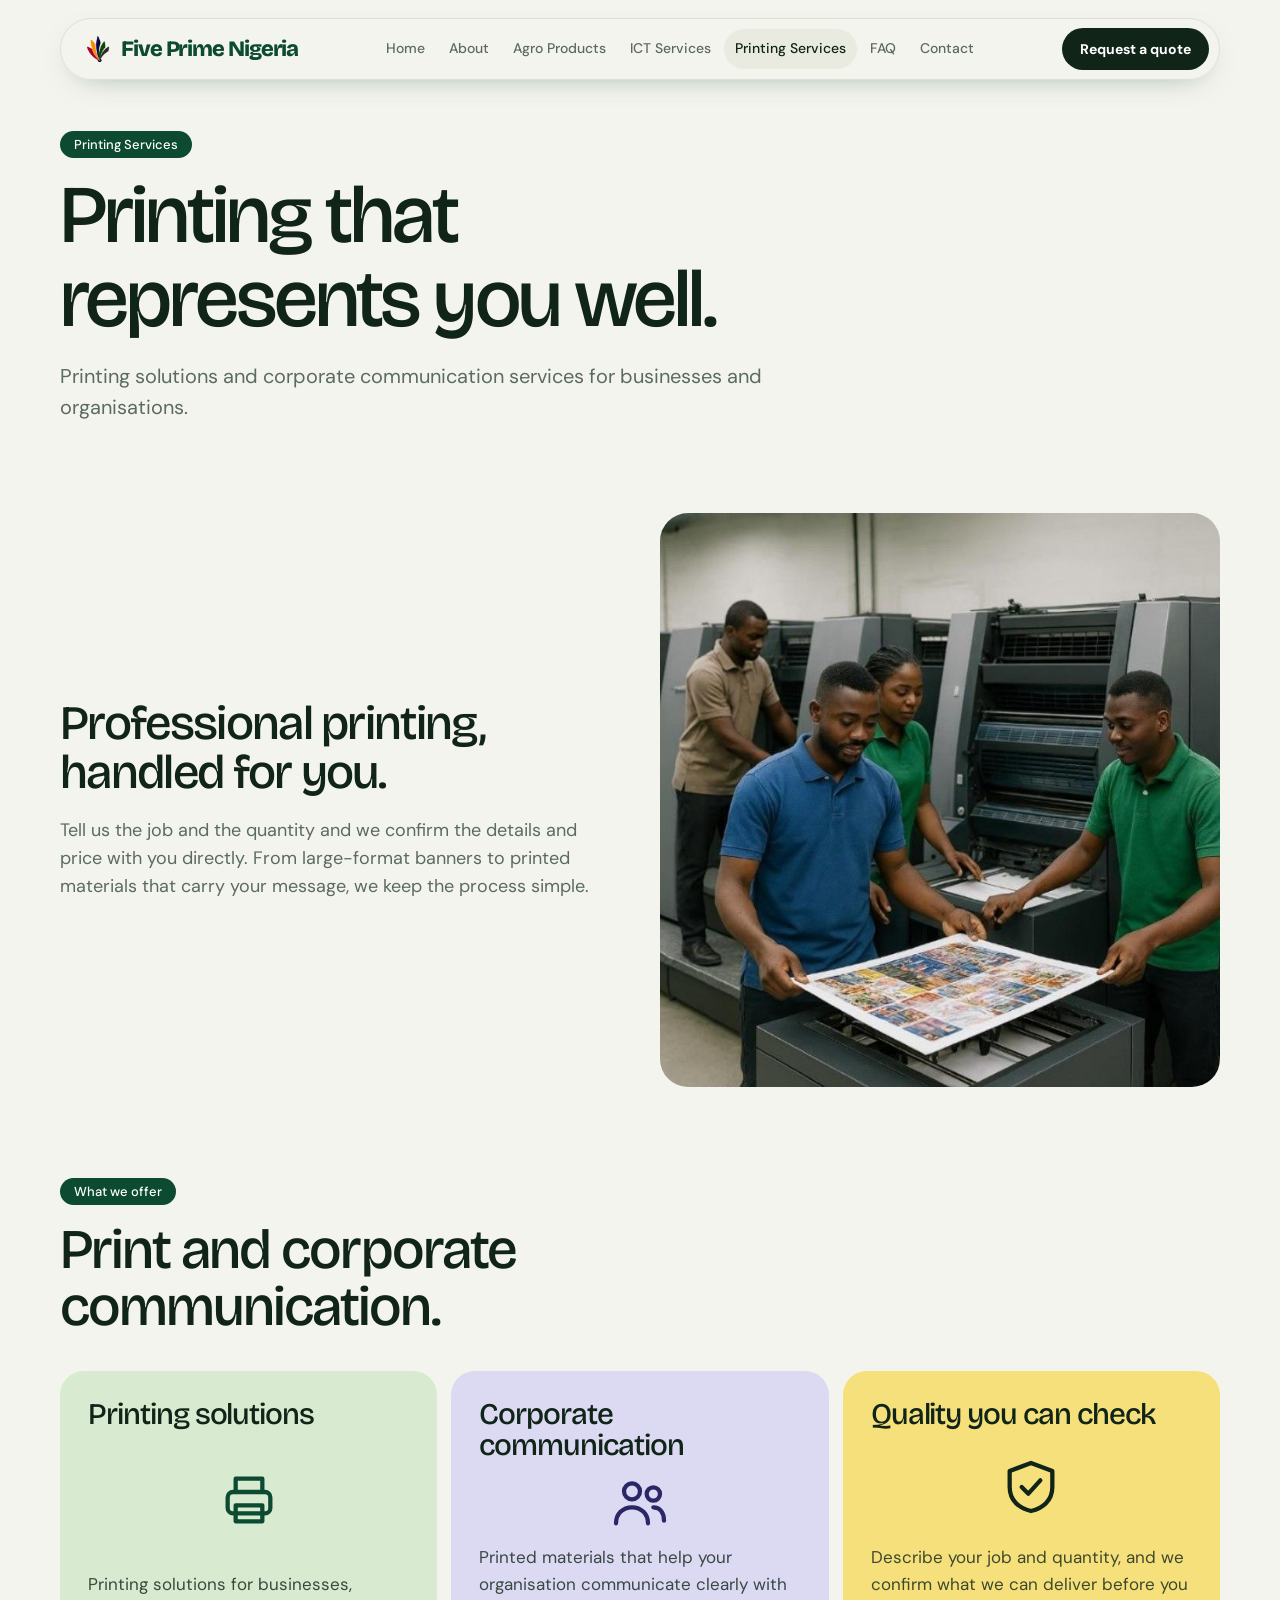
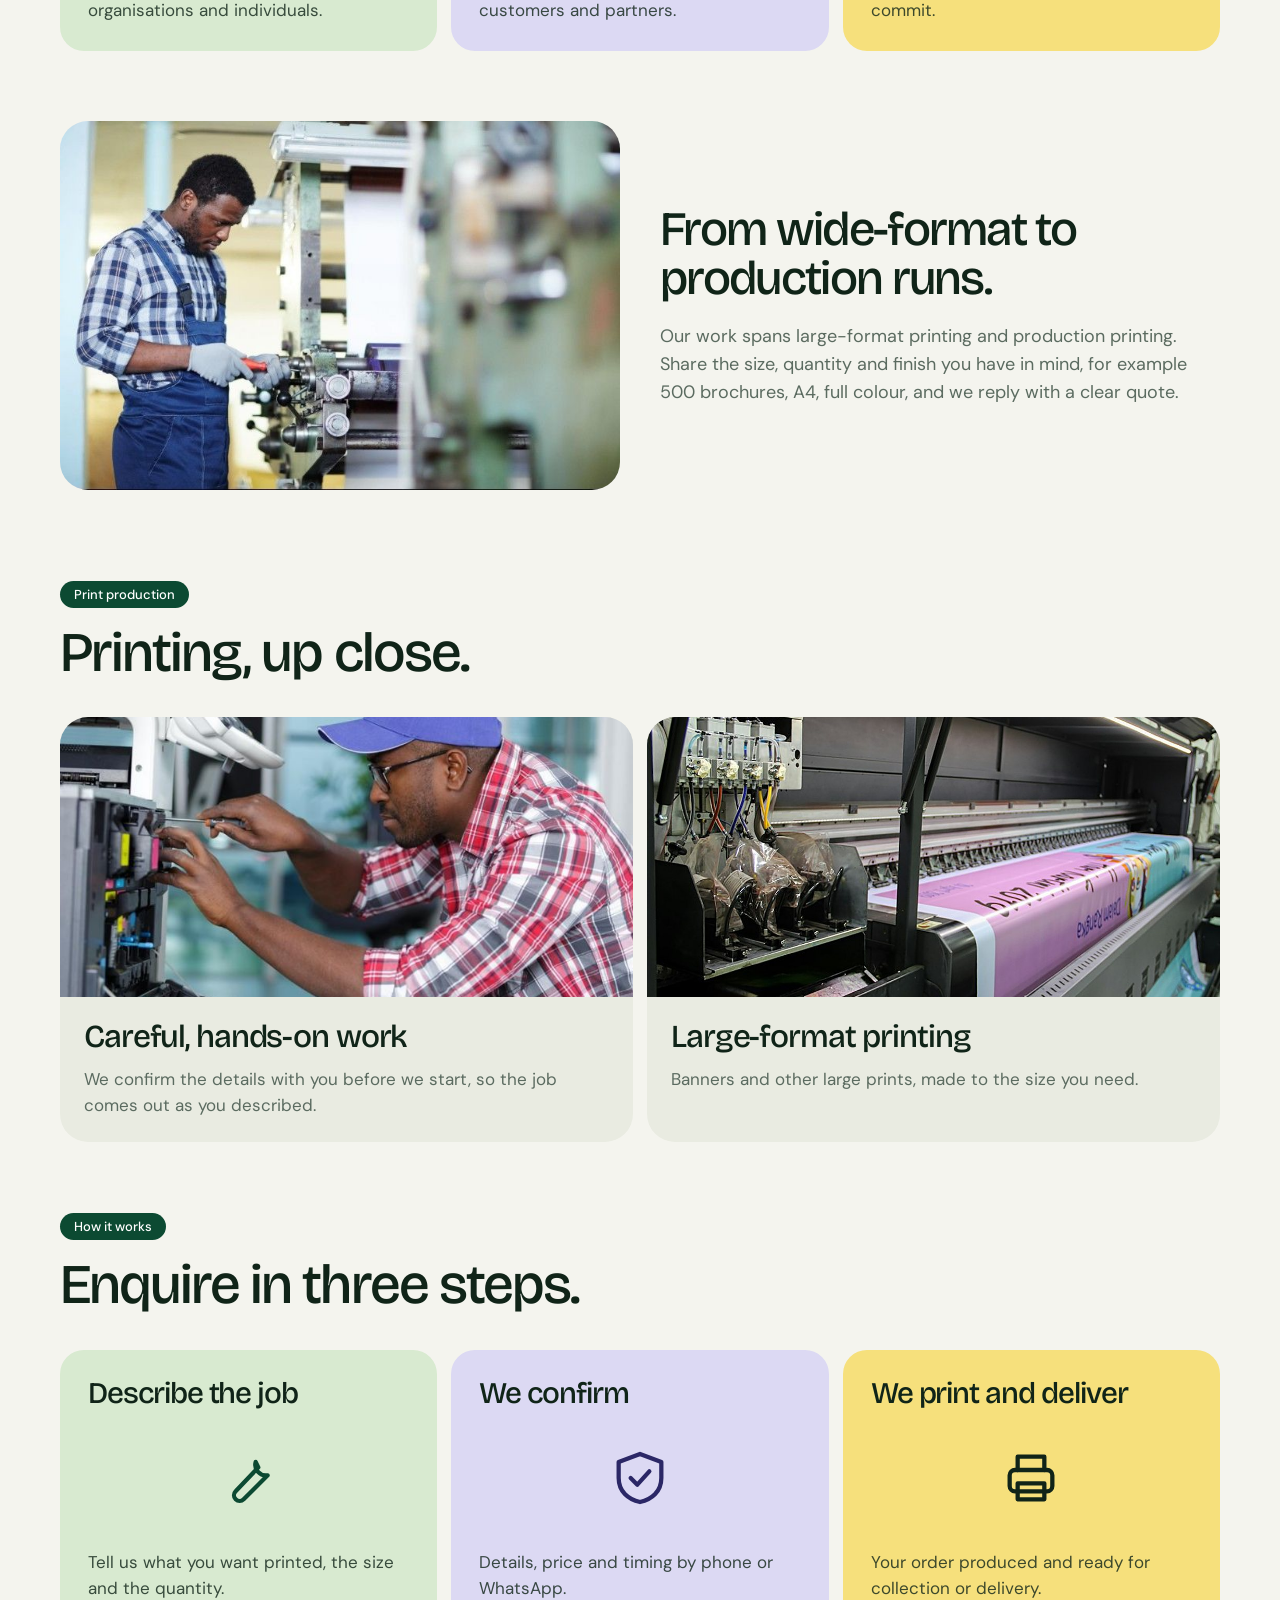
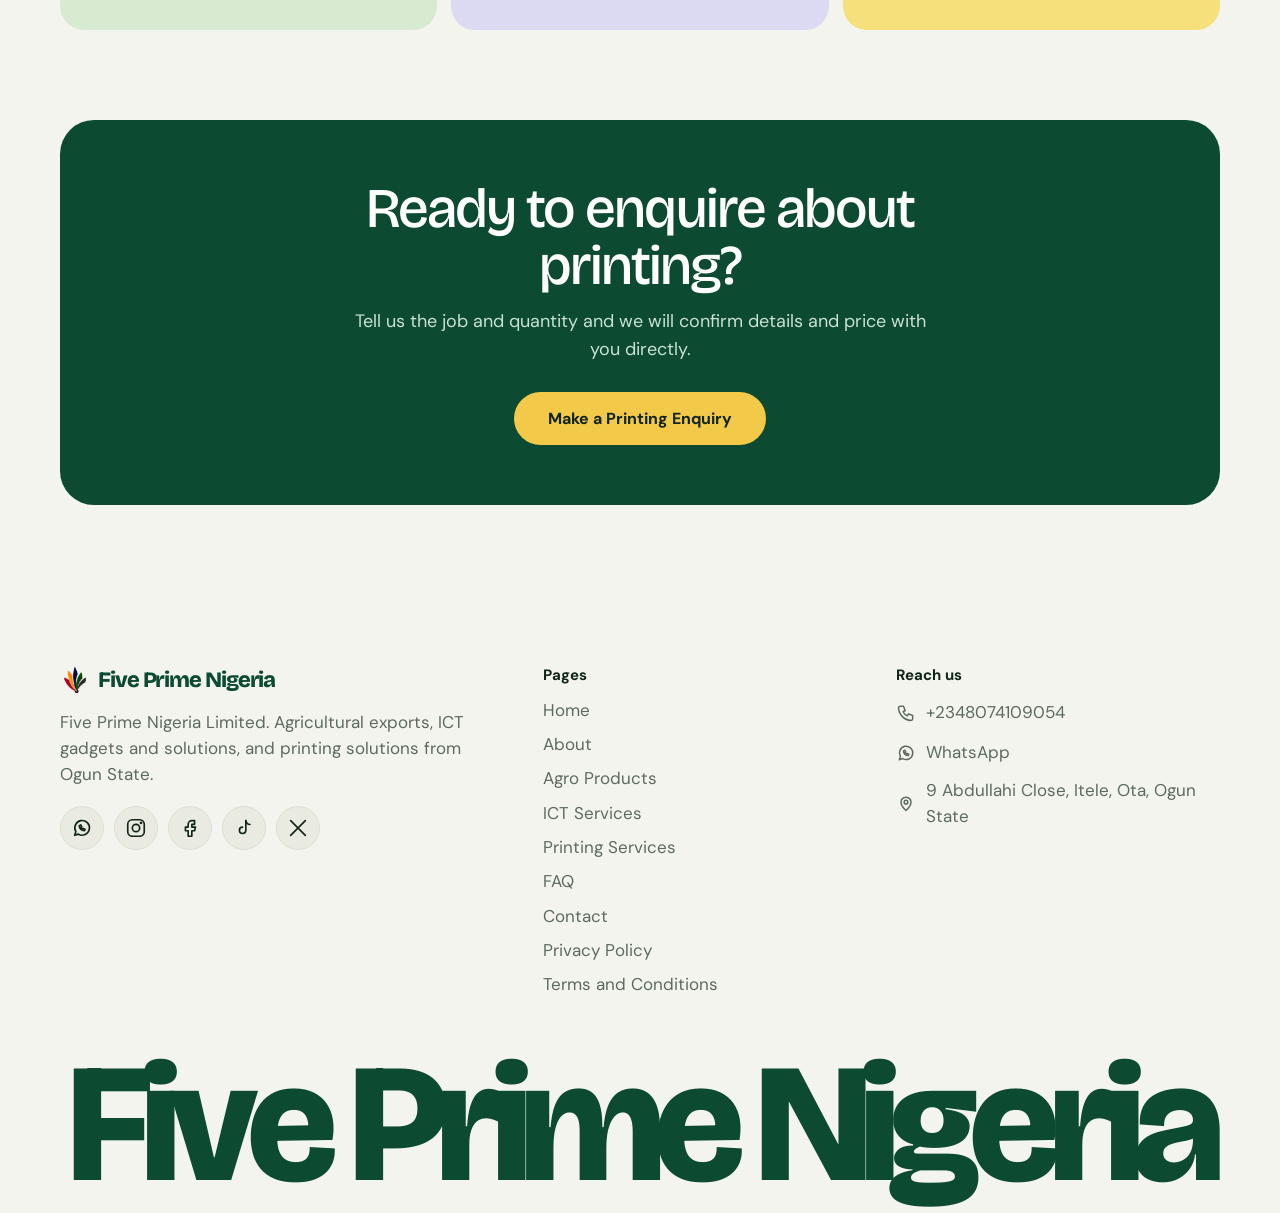
<file: printing-services.html>
<!DOCTYPE html>
<html lang="en"><head>
<meta charset="utf-8">
<meta name="viewport" content="width=device-width, initial-scale=1, viewport-fit=cover">
<link rel="icon" href="/favicon.ico" sizes="48x48">
<link rel="icon" type="image/png" sizes="32x32" href="/favicon-32.png">
<link rel="icon" type="image/png" sizes="192x192" href="/images/favicon-192.png">
<link rel="apple-touch-icon" href="/images/apple-touch-icon.png">
<meta name="theme-color" content="#0c4a32">
<title>Printing Services | Five Prime Nigeria Limited</title>
<meta name="description" content="Printing solutions and corporate communication services from Five Prime Nigeria Limited in Ota, Ogun State. Enquire for a quote.">
<link rel="canonical" href="https://fiveprimenigeria.com/printing-services.html">
<meta property="og:type" content="website">
<meta property="og:site_name" content="Five Prime Nigeria Limited">
<meta property="og:title" content="Printing Services | Five Prime Nigeria Limited">
<meta property="og:description" content="Printing solutions and corporate communication services from Five Prime Nigeria Limited in Ota, Ogun State. Enquire for a quote.">
<meta property="og:url" content="https://fiveprimenigeria.com/printing-services.html">
<meta property="og:image" content="https://fiveprimenigeria.com/images/og-image.jpg">
<meta property="og:locale" content="en_NG">
<meta name="twitter:card" content="summary_large_image">
<meta name="twitter:title" content="Printing Services | Five Prime Nigeria Limited">
<meta name="twitter:description" content="Printing solutions and corporate communication services from Five Prime Nigeria Limited in Ota, Ogun State. Enquire for a quote.">
<meta name="twitter:image" content="https://fiveprimenigeria.com/images/og-image.jpg">
<link href="https://fonts.googleapis.com/css2?family=Bricolage+Grotesque:opsz,wght@12..96,400;12..96,500;12..96,800&family=DM+Sans:wght@400;500;700&display=swap" rel="stylesheet">
<link rel="stylesheet" href="/css/style.css?v=7"></head>
<body class="go2">
<header><div class="nav">
 <a class="logo" href="/" aria-label="Five Prime Nigeria Limited, home"><img class="lm" src="/images/logo-mark.png" alt="" width="30" height="30">Five Prime Nigeria</a>
 <nav class="links" id="links" aria-label="Main"><a href="/">Home</a><a href="/#about">About</a><a href="/agro-products.html">Agro Products</a><a href="/ict-services.html">ICT Services</a><a href="/printing-services.html" class="on" aria-current="page">Printing Services</a><a href="/faq.html">FAQ</a><a href="/#contact">Contact</a></nav>
 <a class="cta" href="/#contact">Request a quote</a>
 <button class="burger" id="bg" aria-label="Menu" aria-expanded="false">&#9776;</button>
</div></header>
<main>
<section class="pg on"><div class="w">
<span class="tag">Printing Services</span><h1 class="ph1">Printing that represents you well.</h1><p class="lead">Printing solutions and corporate communication services for businesses and organisations.</p><div class="s two" style="padding-top:90px"><div class="rv"><h2 style="font-size:clamp(30px,4vw,48px)">Professional printing, handled for you.</h2><p class="lead" style="font-size:18px">Tell us the job and the quantity and we confirm the details and price with you directly. From large-format banners to printed materials that carry your message, we keep the process simple.</p></div><img class="rv" src="/images/printing-team.jpg" alt="Team checking a freshly printed sheet beside a printing press" loading="lazy" decoding="async"></div><div class="s" style="padding:0 0 70px"><div class="hd"><div><span class="tag rv">What we offer</span><h2 class="rv">Print and corporate communication.</h2></div></div><div class="pas"><div class="pa rv" style="--d:0"><h3>Printing solutions</h3><svg viewBox="0 0 24 24" width="64" height="64" fill="none" stroke="#0c4a32" stroke-width="1.6" stroke-linecap="round" stroke-linejoin="round" aria-hidden="true"><path d="M7 9V4h10v5"/><rect x="4" y="9" width="16" height="8" rx="2"/><path d="M7 14h10v6H7z"/></svg><p>Printing solutions for businesses, organisations and individuals.</p></div><div class="pa rv" style="--d:1"><h3>Corporate communication</h3><svg viewBox="0 0 24 24" width="64" height="64" fill="none" stroke="#2b2766" stroke-width="1.6" stroke-linecap="round" stroke-linejoin="round" aria-hidden="true"><circle cx="9" cy="8" r="3"/><path d="M3 20c0-3.5 2.5-6 6-6s6 2.5 6 6"/><circle cx="17" cy="9" r="2.5"/><path d="M17 14c2.5 0 4 2 4 5"/></svg><p>Printed materials that help your organisation communicate clearly with customers and partners.</p></div><div class="pa rv" style="--d:2"><h3>Quality you can check</h3><svg viewBox="0 0 24 24" width="64" height="64" fill="none" stroke="#102418" stroke-width="1.6" stroke-linecap="round" stroke-linejoin="round" aria-hidden="true"><path d="M12 3l8 3v6c0 5-3.5 8-8 9-4.5-1-8-4-8-9V6z"/><path d="M8.5 12l2.5 2.5 4.5-5"/></svg><p>Describe your job and quantity, and we confirm what we can deliver before you commit.</p></div></div></div><div class="s two" style="padding-top:0"><img class="rv" src="/images/printing-operator.jpg" alt="Press operator adjusting a printing machine" loading="lazy" decoding="async"><div class="rv"><h2 style="font-size:clamp(30px,4vw,48px)">From wide-format to production runs.</h2><p class="lead" style="font-size:18px">Our work spans large-format printing and production printing. Share the size, quantity and finish you have in mind, for example 500 brochures, A4, full colour, and we reply with a clear quote.</p></div></div><div class="s" style="padding:0 0 70px"><div class="hd"><div><span class="tag rv">Print production</span><h2 class="rv">Printing, up close.</h2></div></div><div class="pg2"><article class="pb rv" style="--d:0"><div class="im"><img src="/images/printing-service.jpg" alt="Technician adjusting a printer with a screwdriver" loading="lazy" decoding="async"></div><div class="tx"><h3>Careful, hands-on work</h3><p>We confirm the details with you before we start, so the job comes out as you described.</p></div></article><article class="pb rv" style="--d:1"><div class="im"><img src="/images/products/printing.jpg" alt="Wide-format printer printing a large colourful banner" loading="lazy" decoding="async"></div><div class="tx"><h3>Large-format printing</h3><p>Banners and other large prints, made to the size you need.</p></div></article></div></div><div class="s" style="padding:0 0 90px"><div class="hd"><div><span class="tag rv">How it works</span><h2 class="rv">Enquire in three steps.</h2></div></div><div class="pas"><div class="pa rv" style="--d:0"><h3>Describe the job</h3><svg viewBox="0 0 24 24" width="64" height="64" fill="none" stroke="#0c4a32" stroke-width="1.6" stroke-linecap="round" stroke-linejoin="round" aria-hidden="true"><path d="M14.5 6a4 4 0 0 0 4.5 5L10 20a2.1 2.1 0 0 1-3-3l8.5-9z"/></svg><p>Tell us what you want printed, the size and the quantity.</p></div><div class="pa rv" style="--d:1"><h3>We confirm</h3><svg viewBox="0 0 24 24" width="64" height="64" fill="none" stroke="#2b2766" stroke-width="1.6" stroke-linecap="round" stroke-linejoin="round" aria-hidden="true"><path d="M12 3l8 3v6c0 5-3.5 8-8 9-4.5-1-8-4-8-9V6z"/><path d="M8.5 12l2.5 2.5 4.5-5"/></svg><p>Details, price and timing by phone or WhatsApp.</p></div><div class="pa rv" style="--d:2"><h3>We print and deliver</h3><svg viewBox="0 0 24 24" width="64" height="64" fill="none" stroke="#102418" stroke-width="1.6" stroke-linecap="round" stroke-linejoin="round" aria-hidden="true"><path d="M7 9V4h10v5"/><rect x="4" y="9" width="16" height="8" rx="2"/><path d="M7 14h10v6H7z"/></svg><p>Your order produced and ready for collection or delivery.</p></div></div></div><div class="cs rv"><h2>Ready to enquire about printing?</h2><p>Tell us the job and quantity and we will confirm details and price with you directly.</p><a class="btn" href="/#contact-13">Make a Printing Enquiry</a></div>
</div></section>
</main>
<footer><div class="w"><div class="fc">
<div><a class="logo" href="/" style="margin-bottom:14px"><img class="lm" src="/images/logo-mark.png" alt="" width="30" height="30">Five Prime Nigeria</a><p style="max-width:34ch">Five Prime Nigeria Limited. Agricultural exports, ICT gadgets and solutions, and printing solutions from Ogun State.</p><!-- TODO: replace the four social URLs below with the real company profile links -->
<div class="soc"><a href="https://wa.me/2348074109054" target="_blank" rel="noopener" aria-label="WhatsApp"><svg viewBox="0 0 24 24" width="22" height="22" fill="none" stroke="currentColor" stroke-width="1.8" stroke-linecap="round" stroke-linejoin="round" aria-hidden="true"><path d="M4 20l1.3-4A8 8 0 1 1 8 18.7z"/><path d="M9 9.5c0 3 2.5 5.5 5.5 5.5l1-1.5-2-1-.8.8a4 4 0 0 1-1.8-1.8l.8-.8-1-2z"/></svg></a><a href="https://www.instagram.com/" target="_blank" rel="noopener" aria-label="Instagram"><svg viewBox="0 0 24 24" width="22" height="22" fill="none" stroke="currentColor" stroke-width="1.8" stroke-linecap="round" stroke-linejoin="round" aria-hidden="true"><rect x="3" y="3" width="18" height="18" rx="5"/><circle cx="12" cy="12" r="4"/><circle cx="17.5" cy="6.5" r=".6" fill="currentColor"/></svg></a><a href="https://www.facebook.com/" target="_blank" rel="noopener" aria-label="Facebook"><svg viewBox="0 0 24 24" width="22" height="22" fill="none" stroke="currentColor" stroke-width="1.8" stroke-linecap="round" stroke-linejoin="round" aria-hidden="true"><path d="M14 8h3V4h-3a4 4 0 0 0-4 4v3H7v4h3v6h4v-6h3l1-4h-4V8.5a.5.5 0 0 1 .5-.5z"/></svg></a><a href="https://www.tiktok.com/" target="_blank" rel="noopener" aria-label="TikTok"><svg viewBox="0 0 24 24" width="22" height="22" fill="none" stroke="currentColor" stroke-width="1.8" stroke-linecap="round" stroke-linejoin="round" aria-hidden="true"><path d="M14 4v10.5a3.5 3.5 0 1 1-3.5-3.5"/><path d="M14 4c.4 2.4 2 4 4.5 4.2"/></svg></a><a href="https://x.com/" target="_blank" rel="noopener" aria-label="X (Twitter)"><svg viewBox="0 0 24 24" width="22" height="22" fill="none" stroke="currentColor" stroke-width="1.8" stroke-linecap="round" stroke-linejoin="round" aria-hidden="true"><path d="M4 4l16 16M20 4L4 20"/></svg></a></div></div>
<div><h3>Pages</h3><a href="/">Home</a><a href="/#about">About</a><a href="/agro-products.html">Agro Products</a><a href="/ict-services.html">ICT Services</a><a href="/printing-services.html">Printing Services</a><a href="/faq.html">FAQ</a><a href="/#contact">Contact</a><a href="/privacy.html">Privacy Policy</a><a href="/terms.html">Terms and Conditions</a></div>
<div><h3>Reach us</h3><a class="fx" href="tel:+2348074109054"><svg viewBox="0 0 24 24" width="20" height="20" fill="none" stroke="currentColor" stroke-width="1.8" stroke-linecap="round" stroke-linejoin="round" aria-hidden="true"><path d="M5 4h4l2 5-2.5 1.5a11 11 0 0 0 5 5L15 13l5 2v4a2 2 0 0 1-2 2A16 16 0 0 1 3 6a2 2 0 0 1 2-2z"/></svg><span>+2348074109054</span></a><a class="fx" href="https://wa.me/2348074109054" target="_blank" rel="noopener"><svg viewBox="0 0 24 24" width="20" height="20" fill="none" stroke="currentColor" stroke-width="1.8" stroke-linecap="round" stroke-linejoin="round" aria-hidden="true"><path d="M4 20l1.3-4A8 8 0 1 1 8 18.7z"/><path d="M9 9.5c0 3 2.5 5.5 5.5 5.5l1-1.5-2-1-.8.8a4 4 0 0 1-1.8-1.8l.8-.8-1-2z"/></svg><span>WhatsApp</span></a><a class="fx" href="https://www.google.com/maps/search/?api=1&amp;query=9+Abdullahi+Close+Itele+Ota+Ogun+State+Nigeria" target="_blank" rel="noopener"><svg viewBox="0 0 24 24" width="20" height="20" fill="none" stroke="currentColor" stroke-width="1.8" stroke-linecap="round" stroke-linejoin="round" aria-hidden="true"><path d="M12 21s-6-5.6-6-10a6 6 0 1 1 12 0c0 4.4-6 10-6 10z"/><circle cx="12" cy="11" r="2.2"/></svg><span>9 Abdullahi Close, Itele, Ota, Ogun State</span></a></div>
</div></div><div class="wm" id="wm" aria-label="Five Prime Nigeria"></div></footer>
<script src="/js/static.js?v=7"></script>
</body></html>
</file>
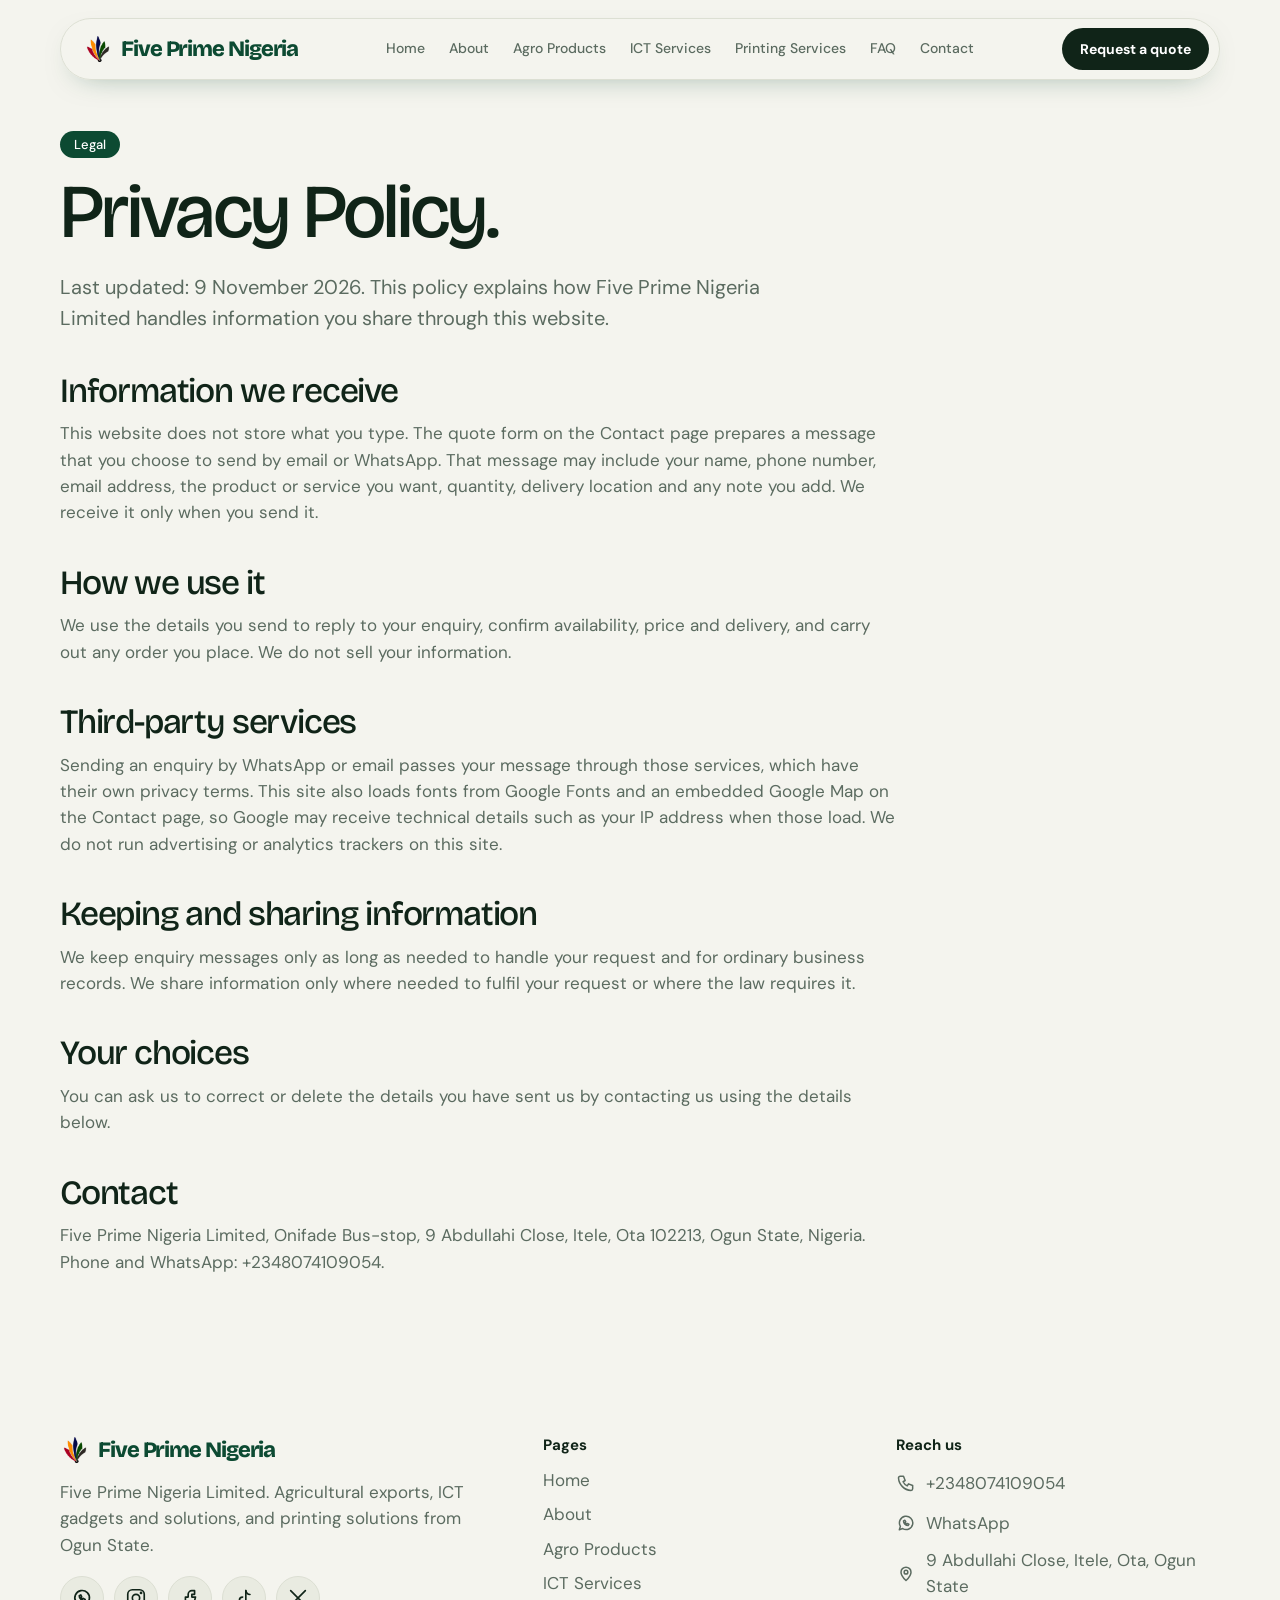
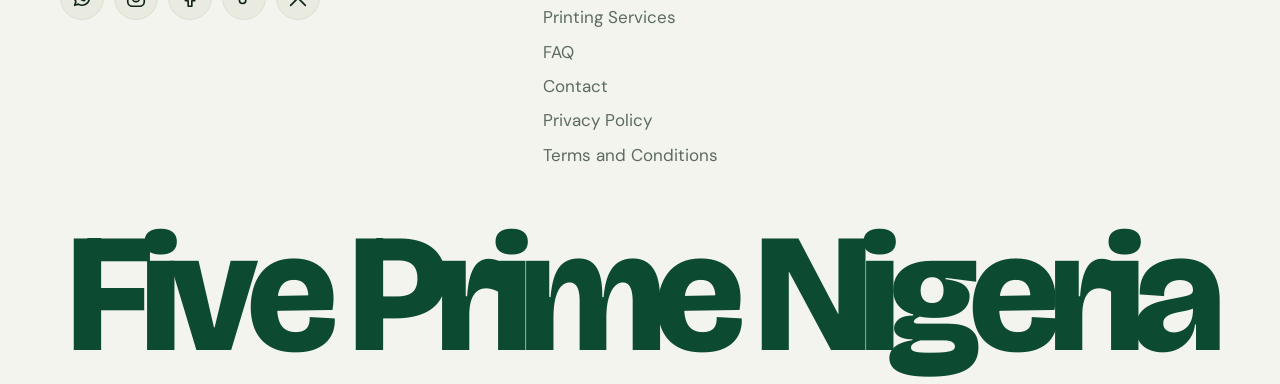
<file: privacy.html>
<!DOCTYPE html>
<html lang="en"><head>
<meta charset="utf-8">
<meta name="viewport" content="width=device-width, initial-scale=1, viewport-fit=cover">
<link rel="icon" href="/favicon.ico" sizes="48x48">
<link rel="icon" type="image/png" sizes="32x32" href="/favicon-32.png">
<link rel="icon" type="image/png" sizes="192x192" href="/images/favicon-192.png">
<link rel="apple-touch-icon" href="/images/apple-touch-icon.png">
<meta name="theme-color" content="#0c4a32">
<title>Privacy Policy | Five Prime Nigeria Limited</title>
<meta name="description" content="How Five Prime Nigeria Limited handles the information you share when you enquire through this website.">
<link rel="canonical" href="https://fiveprimenigeria.com/privacy.html">
<meta property="og:type" content="website">
<meta property="og:site_name" content="Five Prime Nigeria Limited">
<meta property="og:title" content="Privacy Policy | Five Prime Nigeria Limited">
<meta property="og:description" content="How Five Prime Nigeria Limited handles the information you share when you enquire through this website.">
<meta property="og:url" content="https://fiveprimenigeria.com/privacy.html">
<meta property="og:image" content="https://fiveprimenigeria.com/images/og-image.jpg">
<meta name="twitter:card" content="summary_large_image">
<link href="https://fonts.googleapis.com/css2?family=Bricolage+Grotesque:opsz,wght@12..96,400;12..96,500;12..96,800&family=DM+Sans:wght@400;500;700&display=swap" rel="stylesheet">
<link rel="stylesheet" href="/css/style.css?v=7"></head>
<body class="go2">
<header><div class="nav">
 <a class="logo" href="/" aria-label="Five Prime Nigeria Limited, home"><img class="lm" src="/images/logo-mark.png" alt="" width="30" height="30">Five Prime Nigeria</a>
 <nav class="links" id="links" aria-label="Main"><a href="/">Home</a><a href="/#about">About</a><a href="/agro-products.html">Agro Products</a><a href="/ict-services.html">ICT Services</a><a href="/printing-services.html">Printing Services</a><a href="/faq.html">FAQ</a><a href="/#contact">Contact</a></nav>
 <a class="cta" href="/#contact">Request a quote</a>
 <button class="burger" id="bg" aria-label="Menu" aria-expanded="false">☰</button>
</div></header>
<main>
<section class="pg on"><div class="w">
<span class="tag">Legal</span><h1 class="ph1" style="font-size:clamp(38px,6vw,76px)">Privacy Policy.</h1>
<p class="lead">Last updated: 9 November 2026. This policy explains how Five Prime Nigeria Limited handles information you share through this website.</p>
<div style="padding-bottom:90px">
<h2 style="font-size:clamp(24px,3vw,34px);margin:40px 0 12px">Information we receive</h2><p class="lead" style="font-size:17px;margin-top:0;max-width:70ch">This website does not store what you type. The quote form on the Contact page prepares a message that you choose to send by email or WhatsApp. That message may include your name, phone number, email address, the product or service you want, quantity, delivery location and any note you add. We receive it only when you send it.</p>
<h2 style="font-size:clamp(24px,3vw,34px);margin:40px 0 12px">How we use it</h2><p class="lead" style="font-size:17px;margin-top:0;max-width:70ch">We use the details you send to reply to your enquiry, confirm availability, price and delivery, and carry out any order you place. We do not sell your information.</p>
<h2 style="font-size:clamp(24px,3vw,34px);margin:40px 0 12px">Third-party services</h2><p class="lead" style="font-size:17px;margin-top:0;max-width:70ch">Sending an enquiry by WhatsApp or email passes your message through those services, which have their own privacy terms. This site also loads fonts from Google Fonts and an embedded Google Map on the Contact page, so Google may receive technical details such as your IP address when those load. We do not run advertising or analytics trackers on this site.</p>
<h2 style="font-size:clamp(24px,3vw,34px);margin:40px 0 12px">Keeping and sharing information</h2><p class="lead" style="font-size:17px;margin-top:0;max-width:70ch">We keep enquiry messages only as long as needed to handle your request and for ordinary business records. We share information only where needed to fulfil your request or where the law requires it.</p>
<h2 style="font-size:clamp(24px,3vw,34px);margin:40px 0 12px">Your choices</h2><p class="lead" style="font-size:17px;margin-top:0;max-width:70ch">You can ask us to correct or delete the details you have sent us by contacting us using the details below.</p>
<h2 style="font-size:clamp(24px,3vw,34px);margin:40px 0 12px">Contact</h2><p class="lead" style="font-size:17px;margin-top:0;max-width:70ch">Five Prime Nigeria Limited, Onifade Bus-stop, 9 Abdullahi Close, Itele, Ota 102213, Ogun State, Nigeria. Phone and WhatsApp: +2348074109054.</p>
</div>
</div></section>
</main>
<footer><div class="w"><div class="fc">
<div><a class="logo" href="/" style="margin-bottom:14px"><img class="lm" src="/images/logo-mark.png" alt="" width="30" height="30">Five Prime Nigeria</a><p style="max-width:34ch">Five Prime Nigeria Limited. Agricultural exports, ICT gadgets and solutions, and printing solutions from Ogun State.</p><!-- TODO: replace the four social URLs below with the real company profile links -->
<div class="soc"><a href="https://wa.me/2348074109054" target="_blank" rel="noopener" aria-label="WhatsApp"><svg viewBox="0 0 24 24" width="22" height="22" fill="none" stroke="currentColor" stroke-width="1.8" stroke-linecap="round" stroke-linejoin="round" aria-hidden="true"><path d="M4 20l1.3-4A8 8 0 1 1 8 18.7z"/><path d="M9 9.5c0 3 2.5 5.5 5.5 5.5l1-1.5-2-1-.8.8a4 4 0 0 1-1.8-1.8l.8-.8-1-2z"/></svg></a><a href="https://www.instagram.com/" target="_blank" rel="noopener" aria-label="Instagram"><svg viewBox="0 0 24 24" width="22" height="22" fill="none" stroke="currentColor" stroke-width="1.8" stroke-linecap="round" stroke-linejoin="round" aria-hidden="true"><rect x="3" y="3" width="18" height="18" rx="5"/><circle cx="12" cy="12" r="4"/><circle cx="17.5" cy="6.5" r=".6" fill="currentColor"/></svg></a><a href="https://www.facebook.com/" target="_blank" rel="noopener" aria-label="Facebook"><svg viewBox="0 0 24 24" width="22" height="22" fill="none" stroke="currentColor" stroke-width="1.8" stroke-linecap="round" stroke-linejoin="round" aria-hidden="true"><path d="M14 8h3V4h-3a4 4 0 0 0-4 4v3H7v4h3v6h4v-6h3l1-4h-4V8.5a.5.5 0 0 1 .5-.5z"/></svg></a><a href="https://www.tiktok.com/" target="_blank" rel="noopener" aria-label="TikTok"><svg viewBox="0 0 24 24" width="22" height="22" fill="none" stroke="currentColor" stroke-width="1.8" stroke-linecap="round" stroke-linejoin="round" aria-hidden="true"><path d="M14 4v10.5a3.5 3.5 0 1 1-3.5-3.5"/><path d="M14 4c.4 2.4 2 4 4.5 4.2"/></svg></a><a href="https://x.com/" target="_blank" rel="noopener" aria-label="X (Twitter)"><svg viewBox="0 0 24 24" width="22" height="22" fill="none" stroke="currentColor" stroke-width="1.8" stroke-linecap="round" stroke-linejoin="round" aria-hidden="true"><path d="M4 4l16 16M20 4L4 20"/></svg></a></div></div>
<div><h3>Pages</h3><a href="/">Home</a><a href="/#about">About</a><a href="/agro-products.html">Agro Products</a><a href="/ict-services.html">ICT Services</a><a href="/printing-services.html">Printing Services</a><a href="/faq.html">FAQ</a><a href="/#contact">Contact</a><a href="/privacy.html">Privacy Policy</a><a href="/terms.html">Terms and Conditions</a></div>
<div><h3>Reach us</h3><a class="fx" href="tel:+2348074109054"><svg viewBox="0 0 24 24" width="20" height="20" fill="none" stroke="currentColor" stroke-width="1.8" stroke-linecap="round" stroke-linejoin="round" aria-hidden="true"><path d="M5 4h4l2 5-2.5 1.5a11 11 0 0 0 5 5L15 13l5 2v4a2 2 0 0 1-2 2A16 16 0 0 1 3 6a2 2 0 0 1 2-2z"/></svg><span>+2348074109054</span></a><a class="fx" href="https://wa.me/2348074109054" target="_blank" rel="noopener"><svg viewBox="0 0 24 24" width="20" height="20" fill="none" stroke="currentColor" stroke-width="1.8" stroke-linecap="round" stroke-linejoin="round" aria-hidden="true"><path d="M4 20l1.3-4A8 8 0 1 1 8 18.7z"/><path d="M9 9.5c0 3 2.5 5.5 5.5 5.5l1-1.5-2-1-.8.8a4 4 0 0 1-1.8-1.8l.8-.8-1-2z"/></svg><span>WhatsApp</span></a><a class="fx" href="https://www.google.com/maps/search/?api=1&amp;query=9+Abdullahi+Close+Itele+Ota+Ogun+State+Nigeria" target="_blank" rel="noopener"><svg viewBox="0 0 24 24" width="20" height="20" fill="none" stroke="currentColor" stroke-width="1.8" stroke-linecap="round" stroke-linejoin="round" aria-hidden="true"><path d="M12 21s-6-5.6-6-10a6 6 0 1 1 12 0c0 4.4-6 10-6 10z"/><circle cx="12" cy="11" r="2.2"/></svg><span>9 Abdullahi Close, Itele, Ota, Ogun State</span></a></div>
</div></div><div class="wm" id="wm" aria-label="Five Prime Nigeria"></div></footer>
<script src="/js/static.js?v=7"></script>
</body></html>
</file>
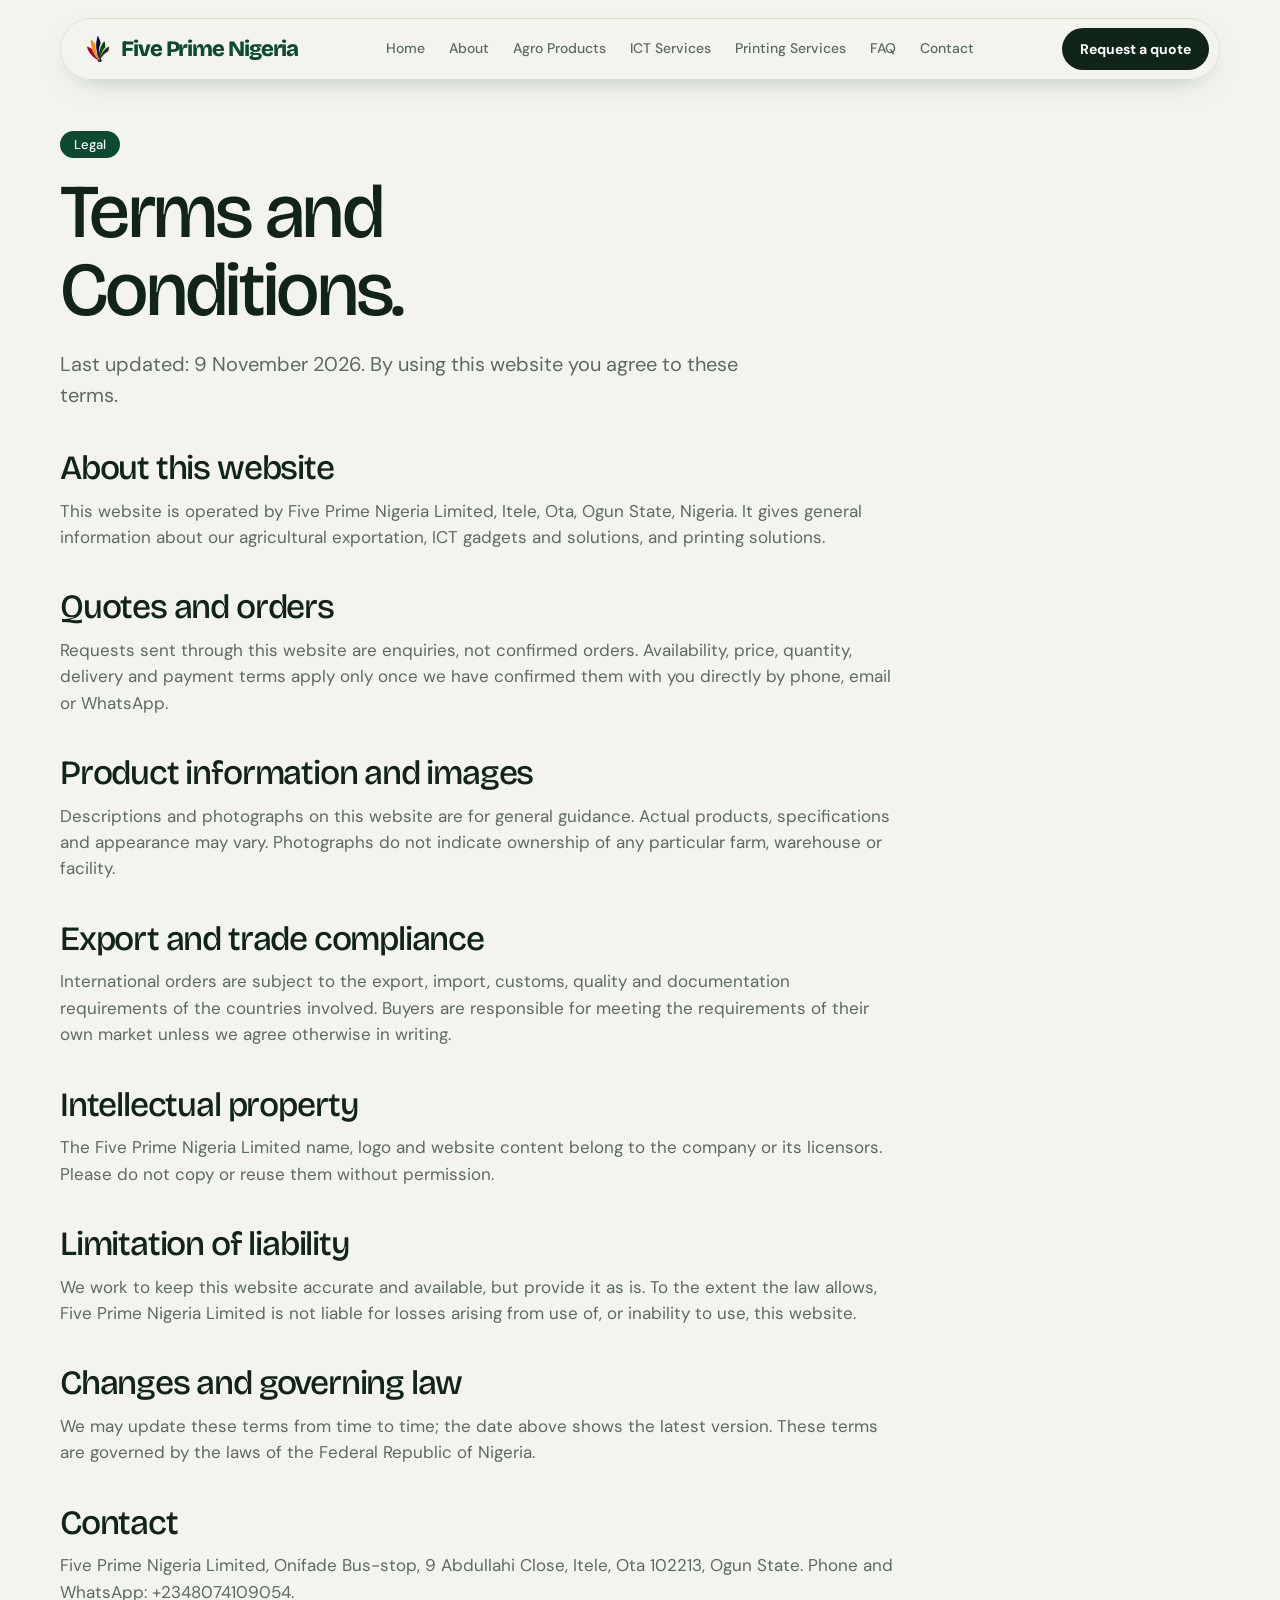
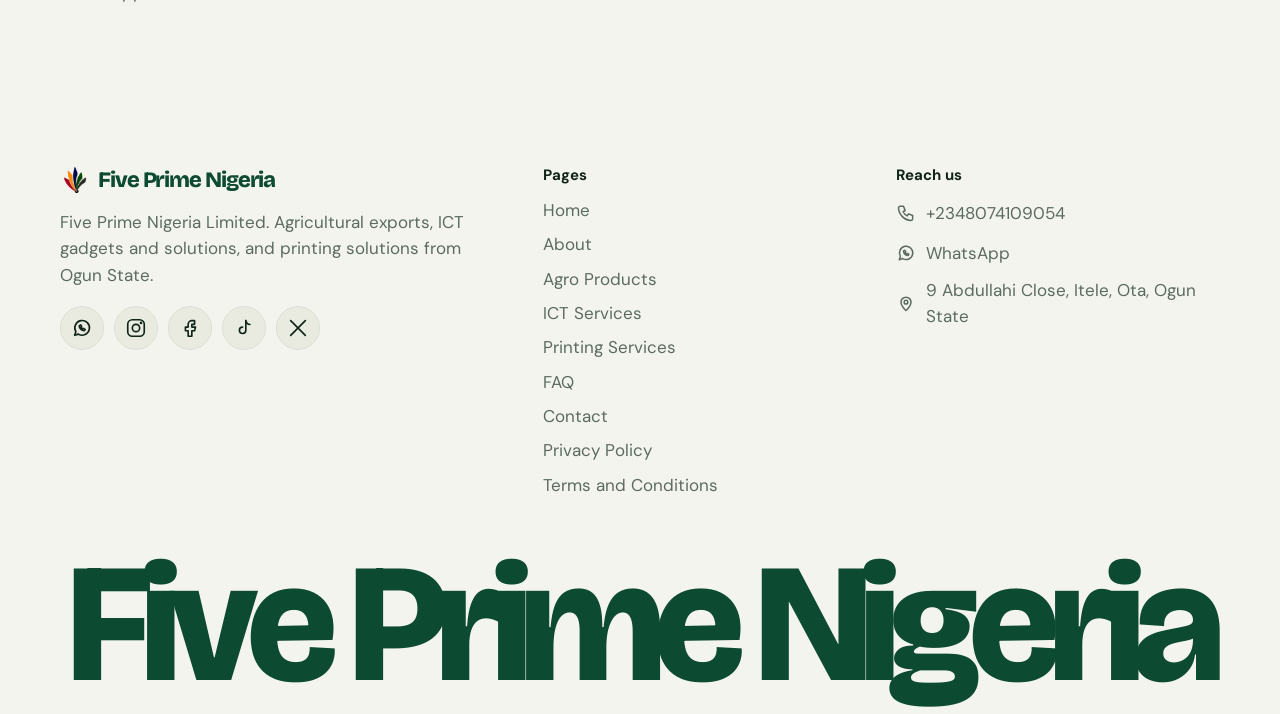
<file: terms.html>
<!DOCTYPE html>
<html lang="en"><head>
<meta charset="utf-8">
<meta name="viewport" content="width=device-width, initial-scale=1, viewport-fit=cover">
<link rel="icon" href="/favicon.ico" sizes="48x48">
<link rel="icon" type="image/png" sizes="32x32" href="/favicon-32.png">
<link rel="icon" type="image/png" sizes="192x192" href="/images/favicon-192.png">
<link rel="apple-touch-icon" href="/images/apple-touch-icon.png">
<meta name="theme-color" content="#0c4a32">
<title>Terms and Conditions | Five Prime Nigeria Limited</title>
<meta name="description" content="Terms for using the Five Prime Nigeria Limited website and requesting quotes for agricultural exports, ICT solutions and printing.">
<link rel="canonical" href="https://fiveprimenigeria.com/terms.html">
<meta property="og:type" content="website">
<meta property="og:site_name" content="Five Prime Nigeria Limited">
<meta property="og:title" content="Terms and Conditions | Five Prime Nigeria Limited">
<meta property="og:description" content="Terms for using the Five Prime Nigeria Limited website and requesting quotes for agricultural exports, ICT solutions and printing.">
<meta property="og:url" content="https://fiveprimenigeria.com/terms.html">
<meta property="og:image" content="https://fiveprimenigeria.com/images/og-image.jpg">
<meta name="twitter:card" content="summary_large_image">
<link href="https://fonts.googleapis.com/css2?family=Bricolage+Grotesque:opsz,wght@12..96,400;12..96,500;12..96,800&family=DM+Sans:wght@400;500;700&display=swap" rel="stylesheet">
<link rel="stylesheet" href="/css/style.css?v=7"></head>
<body class="go2">
<header><div class="nav">
 <a class="logo" href="/" aria-label="Five Prime Nigeria Limited, home"><img class="lm" src="/images/logo-mark.png" alt="" width="30" height="30">Five Prime Nigeria</a>
 <nav class="links" id="links" aria-label="Main"><a href="/">Home</a><a href="/#about">About</a><a href="/agro-products.html">Agro Products</a><a href="/ict-services.html">ICT Services</a><a href="/printing-services.html">Printing Services</a><a href="/faq.html">FAQ</a><a href="/#contact">Contact</a></nav>
 <a class="cta" href="/#contact">Request a quote</a>
 <button class="burger" id="bg" aria-label="Menu" aria-expanded="false">☰</button>
</div></header>
<main>
<section class="pg on"><div class="w">
<span class="tag">Legal</span><h1 class="ph1" style="font-size:clamp(38px,6vw,76px)">Terms and Conditions.</h1>
<p class="lead">Last updated: 9 November 2026. By using this website you agree to these terms.</p>
<div style="padding-bottom:90px">
<h2 style="font-size:clamp(24px,3vw,34px);margin:40px 0 12px">About this website</h2><p class="lead" style="font-size:17px;margin-top:0;max-width:70ch">This website is operated by Five Prime Nigeria Limited, Itele, Ota, Ogun State, Nigeria. It gives general information about our agricultural exportation, ICT gadgets and solutions, and printing solutions.</p>
<h2 style="font-size:clamp(24px,3vw,34px);margin:40px 0 12px">Quotes and orders</h2><p class="lead" style="font-size:17px;margin-top:0;max-width:70ch">Requests sent through this website are enquiries, not confirmed orders. Availability, price, quantity, delivery and payment terms apply only once we have confirmed them with you directly by phone, email or WhatsApp.</p>
<h2 style="font-size:clamp(24px,3vw,34px);margin:40px 0 12px">Product information and images</h2><p class="lead" style="font-size:17px;margin-top:0;max-width:70ch">Descriptions and photographs on this website are for general guidance. Actual products, specifications and appearance may vary. Photographs do not indicate ownership of any particular farm, warehouse or facility.</p>
<h2 style="font-size:clamp(24px,3vw,34px);margin:40px 0 12px">Export and trade compliance</h2><p class="lead" style="font-size:17px;margin-top:0;max-width:70ch">International orders are subject to the export, import, customs, quality and documentation requirements of the countries involved. Buyers are responsible for meeting the requirements of their own market unless we agree otherwise in writing.</p>
<h2 style="font-size:clamp(24px,3vw,34px);margin:40px 0 12px">Intellectual property</h2><p class="lead" style="font-size:17px;margin-top:0;max-width:70ch">The Five Prime Nigeria Limited name, logo and website content belong to the company or its licensors. Please do not copy or reuse them without permission.</p>
<h2 style="font-size:clamp(24px,3vw,34px);margin:40px 0 12px">Limitation of liability</h2><p class="lead" style="font-size:17px;margin-top:0;max-width:70ch">We work to keep this website accurate and available, but provide it as is. To the extent the law allows, Five Prime Nigeria Limited is not liable for losses arising from use of, or inability to use, this website.</p>
<h2 style="font-size:clamp(24px,3vw,34px);margin:40px 0 12px">Changes and governing law</h2><p class="lead" style="font-size:17px;margin-top:0;max-width:70ch">We may update these terms from time to time; the date above shows the latest version. These terms are governed by the laws of the Federal Republic of Nigeria.</p>
<h2 style="font-size:clamp(24px,3vw,34px);margin:40px 0 12px">Contact</h2><p class="lead" style="font-size:17px;margin-top:0;max-width:70ch">Five Prime Nigeria Limited, Onifade Bus-stop, 9 Abdullahi Close, Itele, Ota 102213, Ogun State. Phone and WhatsApp: +2348074109054.</p>
</div>
</div></section>
</main>
<footer><div class="w"><div class="fc">
<div><a class="logo" href="/" style="margin-bottom:14px"><img class="lm" src="/images/logo-mark.png" alt="" width="30" height="30">Five Prime Nigeria</a><p style="max-width:34ch">Five Prime Nigeria Limited. Agricultural exports, ICT gadgets and solutions, and printing solutions from Ogun State.</p><!-- TODO: replace the four social URLs below with the real company profile links -->
<div class="soc"><a href="https://wa.me/2348074109054" target="_blank" rel="noopener" aria-label="WhatsApp"><svg viewBox="0 0 24 24" width="22" height="22" fill="none" stroke="currentColor" stroke-width="1.8" stroke-linecap="round" stroke-linejoin="round" aria-hidden="true"><path d="M4 20l1.3-4A8 8 0 1 1 8 18.7z"/><path d="M9 9.5c0 3 2.5 5.5 5.5 5.5l1-1.5-2-1-.8.8a4 4 0 0 1-1.8-1.8l.8-.8-1-2z"/></svg></a><a href="https://www.instagram.com/" target="_blank" rel="noopener" aria-label="Instagram"><svg viewBox="0 0 24 24" width="22" height="22" fill="none" stroke="currentColor" stroke-width="1.8" stroke-linecap="round" stroke-linejoin="round" aria-hidden="true"><rect x="3" y="3" width="18" height="18" rx="5"/><circle cx="12" cy="12" r="4"/><circle cx="17.5" cy="6.5" r=".6" fill="currentColor"/></svg></a><a href="https://www.facebook.com/" target="_blank" rel="noopener" aria-label="Facebook"><svg viewBox="0 0 24 24" width="22" height="22" fill="none" stroke="currentColor" stroke-width="1.8" stroke-linecap="round" stroke-linejoin="round" aria-hidden="true"><path d="M14 8h3V4h-3a4 4 0 0 0-4 4v3H7v4h3v6h4v-6h3l1-4h-4V8.5a.5.5 0 0 1 .5-.5z"/></svg></a><a href="https://www.tiktok.com/" target="_blank" rel="noopener" aria-label="TikTok"><svg viewBox="0 0 24 24" width="22" height="22" fill="none" stroke="currentColor" stroke-width="1.8" stroke-linecap="round" stroke-linejoin="round" aria-hidden="true"><path d="M14 4v10.5a3.5 3.5 0 1 1-3.5-3.5"/><path d="M14 4c.4 2.4 2 4 4.5 4.2"/></svg></a><a href="https://x.com/" target="_blank" rel="noopener" aria-label="X (Twitter)"><svg viewBox="0 0 24 24" width="22" height="22" fill="none" stroke="currentColor" stroke-width="1.8" stroke-linecap="round" stroke-linejoin="round" aria-hidden="true"><path d="M4 4l16 16M20 4L4 20"/></svg></a></div></div>
<div><h3>Pages</h3><a href="/">Home</a><a href="/#about">About</a><a href="/agro-products.html">Agro Products</a><a href="/ict-services.html">ICT Services</a><a href="/printing-services.html">Printing Services</a><a href="/faq.html">FAQ</a><a href="/#contact">Contact</a><a href="/privacy.html">Privacy Policy</a><a href="/terms.html">Terms and Conditions</a></div>
<div><h3>Reach us</h3><a class="fx" href="tel:+2348074109054"><svg viewBox="0 0 24 24" width="20" height="20" fill="none" stroke="currentColor" stroke-width="1.8" stroke-linecap="round" stroke-linejoin="round" aria-hidden="true"><path d="M5 4h4l2 5-2.5 1.5a11 11 0 0 0 5 5L15 13l5 2v4a2 2 0 0 1-2 2A16 16 0 0 1 3 6a2 2 0 0 1 2-2z"/></svg><span>+2348074109054</span></a><a class="fx" href="https://wa.me/2348074109054" target="_blank" rel="noopener"><svg viewBox="0 0 24 24" width="20" height="20" fill="none" stroke="currentColor" stroke-width="1.8" stroke-linecap="round" stroke-linejoin="round" aria-hidden="true"><path d="M4 20l1.3-4A8 8 0 1 1 8 18.7z"/><path d="M9 9.5c0 3 2.5 5.5 5.5 5.5l1-1.5-2-1-.8.8a4 4 0 0 1-1.8-1.8l.8-.8-1-2z"/></svg><span>WhatsApp</span></a><a class="fx" href="https://www.google.com/maps/search/?api=1&amp;query=9+Abdullahi+Close+Itele+Ota+Ogun+State+Nigeria" target="_blank" rel="noopener"><svg viewBox="0 0 24 24" width="20" height="20" fill="none" stroke="currentColor" stroke-width="1.8" stroke-linecap="round" stroke-linejoin="round" aria-hidden="true"><path d="M12 21s-6-5.6-6-10a6 6 0 1 1 12 0c0 4.4-6 10-6 10z"/><circle cx="12" cy="11" r="2.2"/></svg><span>9 Abdullahi Close, Itele, Ota, Ogun State</span></a></div>
</div></div><div class="wm" id="wm" aria-label="Five Prime Nigeria"></div></footer>
<script src="/js/static.js?v=7"></script>
</body></html>
</file>
<file: css/style.css>
:root{--bg:#f4f4ee;--ink:#102418;--mute:#5b6b60;--card:#e9ebe1;--g:#0c4a32;--mint:#cfe8c4;--gold:#f3c94a;--red:#d9372b;--line:#dcdfd3;--f1:"Bricolage Grotesque","Arial Narrow",Arial,sans-serif;--f2:"DM Sans",system-ui,Arial,sans-serif;box-sizing:border-box;padding-top:env(safe-area-inset-top,0px);padding-bottom:env(safe-area-inset-bottom,0px)}
@media(prefers-color-scheme:dark){:root:not([data-theme="light"]){--bg:#0b150f;--ink:#f0efe6;--mute:#a4b3a8;--card:#15241b;--line:#233629;--g:#1a6b49}}
:root[data-theme="dark"]{--bg:#0b150f;--ink:#f0efe6;--mute:#a4b3a8;--card:#15241b;--line:#233629;--g:#1a6b49}
html{scroll-padding-top:calc(env(safe-area-inset-top,0px) + 90px)}
*{box-sizing:border-box}
body{margin:0;background:var(--bg);color:var(--ink);font:17px/1.55 var(--f2);overflow-x:hidden}
h1,h2,h3{font-family:var(--f1);margin:0;letter-spacing:-.035em;line-height:1.02;font-weight:500}
a{color:inherit}p{margin:0}
:focus-visible{outline:3px solid var(--red);outline-offset:3px}
.w{max-width:1200px;margin:0 auto;padding:0 20px}
.btn{display:inline-flex;align-items:center;gap:10px;font:700 15px var(--f2);padding:12px 24px;border-radius:999px;background:var(--g);color:#fff;text-decoration:none;border:0;cursor:pointer;transition:transform .25s,box-shadow .25s}
.hero .btn:after,.cb .btn:after{content:"↗";display:grid;place-items:center;width:30px;height:30px;border-radius:50%;background:#fff;color:var(--g);transition:transform .3s}
.btn:hover{transform:translateY(-2px)}.hero .btn:hover:after,.cb .btn:hover:after{transform:rotate(45deg)}
.btn.l{background:var(--card);color:var(--ink);border:1px solid var(--line)}.hero .btn.l:after,.cb .btn.l:after{background:var(--g);color:#fff}
.btn.y{background:var(--gold);color:#102418}.hero .btn.y:after,.cb .btn.y:after{background:#102418;color:var(--gold)}
/* intro */
#intro{position:fixed;inset:0;z-index:99;background:#f4f4f1;display:flex;flex-direction:column;align-items:center;justify-content:center;gap:clamp(6px,2vh,20px);transition:transform 1s cubic-bezier(.77,0,.18,1)}
#il{position:relative;width:clamp(84px,17vw,170px);aspect-ratio:360/419}
#il img{position:absolute;inset:0;width:100%;height:100%;opacity:0;transform-origin:57% 92%;animation:pj .95s cubic-bezier(.2,.8,.2,1) forwards;animation-delay:calc(var(--k)*90ms)}
@keyframes pj{from{opacity:0;transform:translate(var(--x),var(--y)) rotate(var(--r)) scale(.5)}to{opacity:1;transform:none}}
#intro.go{transform:translateY(-100%)}
#iw{display:flex;overflow:hidden;font:800 clamp(28px,8.4vw,116px)/1.05 var(--f1);letter-spacing:-.05em;color:#9aa19b;padding:0 .06em}
#iw span,.wm span{display:inline-block}
#iw span{transform:translateY(105%);animation:up .8s cubic-bezier(.2,.8,.2,1) forwards,ink .6s forwards;animation-delay:calc(var(--i)*55ms),calc(1s + var(--i)*30ms)}
@keyframes up{to{transform:none}}@keyframes ink{to{color:#0c4a32}}
/* nav */
header{position:fixed;z-index:50;top:calc(env(safe-area-inset-top,0px) + 18px);left:0;right:0;pointer-events:none}
.nav{pointer-events:auto;max-width:1160px;margin:0 auto;width:calc(100% - 28px);display:flex;align-items:center;justify-content:space-between;gap:12px;padding:9px 10px 9px 22px;border-radius:999px;background:color-mix(in srgb,var(--bg) 82%,transparent);backdrop-filter:blur(14px);-webkit-backdrop-filter:blur(14px);border:1px solid var(--line);box-shadow:0 10px 30px -18px rgba(12,74,50,.5)}
.logo{font:800 22px var(--f1);letter-spacing:-.05em;text-decoration:none;color:var(--g);display:flex;align-items:center;gap:8px}
.logo img.lm{width:30px;height:30px;display:block}.logo i{width:14px;height:14px;border-radius:50% 0 50% 0;background:var(--red)}
.links{display:flex;gap:6px}
.links a{padding:9px 16px;border-radius:999px;text-decoration:none;font-weight:500;font-size:15px;color:var(--mute);transition:.2s}
.links a:hover{color:var(--ink)}.links a.on{background:var(--card);color:var(--ink)}
.cta{display:inline-flex;font:700 14px var(--f2);padding:12px 22px;border-radius:999px;background:#102418;color:#fff;text-decoration:none}
.burger{display:none;width:44px;height:44px;border-radius:50%;border:1px solid var(--line);background:var(--card);color:var(--ink);font-size:20px;cursor:pointer}
@media(max-width:860px){.links{position:absolute;top:calc(100% + 10px);left:0;right:0;flex-direction:column;background:var(--bg);border:1px solid var(--line);border-radius:26px;padding:10px;display:none;pointer-events:auto}.links.open{display:flex}.links a{font-size:18px}.burger{display:block}.cta{display:none}.nav{padding:8px 8px 8px 20px}}
/* pages */
.pg{display:none;padding-top:130px}.pg.on{display:block}
.rv{opacity:0;transform:translateY(46px);transition:opacity .9s,transform 1s cubic-bezier(.2,.8,.2,1);transition-delay:calc(var(--d,0)*110ms)}
.rv.in{opacity:1;transform:none}
.tag{display:inline-block;font:500 13px var(--f2);padding:5px 14px;border-radius:999px;background:var(--g);color:#fff;margin-bottom:16px}
sec,section{display:block}
.s{padding:90px 0}
.hd{display:flex;justify-content:space-between;align-items:end;gap:20px;margin-bottom:36px}
.hd h2{font-size:clamp(32px,4.6vw,56px);max-width:18ch}
/* hero */
.hero{text-align:center;padding:50px 0 60px;background:radial-gradient(60% 50% at 50% 0,rgba(207,232,196,.45),transparent)}
.badge{display:inline-flex;align-items:center;gap:10px;padding:5px 16px 5px 5px;border-radius:999px;border:1px solid var(--line);font-size:14px;color:var(--mute);margin-bottom:26px;background:var(--card)}
.badge b{background:var(--g);color:#fff;padding:4px 12px;border-radius:999px;font-weight:500}
.hero h1{font-size:clamp(42px,8vw,108px);max-width:13ch;margin:0 auto;font-weight:500}
.hero h1 .m{display:block;overflow:hidden;padding:.04em 0 .1em}
.hero h1 .m span{display:block;transform:translateY(112%);transition:transform 1.1s cubic-bezier(.2,.8,.2,1);transition-delay:calc(var(--n)*130ms + 150ms)}
.go2 .hero h1 .m span{transform:none}
.hero p.sub{max-width:46ch;margin:26px auto 30px;color:var(--mute);font-size:19px}
.row{display:flex;gap:12px;justify-content:center;flex-wrap:wrap}
/* expanding image */
.xp{aspect-ratio:3/2;max-height:min(90vh,860px);max-width:1500px;margin:0 auto;overflow:hidden;clip-path:inset(0 12vw round 44px);will-change:clip-path}
.xp{position:relative}.xp img{position:absolute;inset:0;opacity:0;transition:opacity 1.2s ease;width:100%;height:100%;object-fit:cover;object-position:50% 6%;transform-origin:50% 10%;display:block;transform:scale(1.06);will-change:transform}
/* bento */
.bn{display:grid;grid-template-columns:repeat(4,1fr);gap:14px}
.bc{border-radius:24px;padding:24px;min-height:250px;display:flex;flex-direction:column;justify-content:flex-end;gap:8px;background:var(--card);overflow:hidden;position:relative;transition:transform .4s cubic-bezier(.2,.8,.2,1)}
.bc:hover{transform:translateY(-6px)}
.bc h3{font-size:28px}.bc p{font-size:15px;color:var(--mute);max-width:30ch}
.bc.m{background:var(--mint);color:#102418}.bc.m p{color:#2f4a38}
.bc.d{background:var(--g);color:#fff;grid-column:4;grid-row:1/3}.bc.d p{color:#c9e2d2}
.bc.w2{grid-column:span 2}.bc.ph{padding:0}.bc.ph img{position:absolute;inset:0;width:100%;height:100%;object-fit:cover}
.bc svg{position:absolute;top:28px;left:50%;width:70%;max-width:260px;transform:translateX(-50%)}
.bc .big{position:absolute;top:18px;right:22px;font:800 90px/1 var(--f1);opacity:.14;letter-spacing:-.06em}
@media(max-width:860px){.bn{grid-template-columns:1fr 1fr}.bc.d{grid-column:span 2;grid-row:auto;min-height:340px}.bc.w2{grid-column:span 2}.bc{min-height:210px}}
/* statement */
.st{font:400 clamp(26px,3.6vw,46px)/1.3 var(--f1);letter-spacing:-.025em;text-align:center;max-width:26em;margin:0 auto}
.st span{color:#b8bdb4;transition:color .3s}.st span.on{color:var(--ink)}
/* carousel */
.car{display:flex;gap:14px;overflow-x:auto;scroll-snap-type:x mandatory;scrollbar-width:none;padding-bottom:6px}
.car::-webkit-scrollbar{display:none}
.pc{flex:0 0 min(300px,78vw);height:430px;border-radius:24px;position:relative;overflow:hidden;scroll-snap-align:start;color:#fff;text-decoration:none;display:block}
.pc img{position:absolute;inset:0;width:100%;height:100%;object-fit:cover;transition:transform 1.2s cubic-bezier(.2,.8,.2,1)}
.pc:hover img{transform:scale(1.08)}
.pc:before{content:"";position:absolute;inset:0;background:linear-gradient(rgba(0,0,0,.45),transparent 40%,rgba(0,0,0,.65));z-index:1}
.pc div{position:absolute;z-index:2;left:18px;right:18px;top:16px}.pc h3{font-size:24px}.pc p{font-size:14px;opacity:.9;margin-top:6px}
.pc em{position:absolute;z-index:2;left:18px;bottom:16px;font:700 14px var(--f2);font-style:normal;background:var(--bg);color:var(--ink);padding:8px 16px;border-radius:999px}
.ar{display:flex;gap:8px}.ar button{width:48px;height:48px;border-radius:50%;border:1px solid var(--line);background:var(--card);color:var(--ink);font-size:20px;cursor:pointer}.ar button:last-child{background:var(--g);color:#fff;border-color:var(--g)}
/* pastel cards */
.pas{display:grid;grid-template-columns:repeat(3,1fr);gap:14px}
.pa{border-radius:24px;padding:28px;min-height:280px;display:flex;flex-direction:column;justify-content:space-between;color:#102418}
.pa:nth-child(3n+1){background:#d8ead0}.pa:nth-child(3n+2){background:#dcd9f3}.pa:nth-child(3n){background:#f6e07c}
.pa h3{font-size:30px}.pa svg{align-self:center;flex:none}.pa p{opacity:.8}
@media(max-width:860px){.pas{grid-template-columns:1fr}}
/* faq */
.fq{display:grid;grid-template-columns:.8fr 1.4fr;gap:40px}
.fi{background:var(--card);border-radius:18px;margin-bottom:10px;overflow:hidden}
.fi button{width:100%;text-align:left;background:none;border:0;color:inherit;font:500 18px var(--f2);padding:20px 22px;display:flex;justify-content:space-between;gap:16px;cursor:pointer}
.fi button:after{content:"+";font-size:22px;line-height:1;transition:transform .3s}
.fi.o button:after{transform:rotate(45deg)}
.fi div{max-height:0;overflow:hidden;transition:max-height .45s cubic-bezier(.2,.8,.2,1)}
.fi div p{padding:0 22px 20px;color:var(--mute)}
@media(max-width:860px){.fq{grid-template-columns:1fr}}
/* cta */
.cb{position:relative;border-radius:34px;overflow:hidden;min-height:420px;display:grid;place-items:center;text-align:center;color:#fff;padding:40px 20px}
.cb img{position:absolute;inset:0;width:100%;height:100%;object-fit:cover}.cb:before{content:"";position:absolute;inset:0;background:rgba(6,40,27,.62);z-index:1}
.cb>div{position:relative;z-index:2}.cb h2{font-size:clamp(34px,6vw,72px);max-width:14ch;margin:0 auto 26px}
/* about/products */
.two{display:grid;grid-template-columns:1fr 1fr;gap:40px;align-items:center}
.two img{width:100%;border-radius:28px;display:block}
.ph1{font-size:clamp(40px,6.4vw,84px);max-width:14ch}
.pg .lead{font-size:20px;color:var(--mute);max-width:52ch;margin-top:20px}
.pg2{display:grid;grid-template-columns:1fr 1fr;gap:14px}
.pb{border-radius:28px;overflow:hidden;background:var(--card);display:flex;flex-direction:column}
.pb img{width:100%;height:280px;object-fit:cover;display:block;transition:transform 1.2s cubic-bezier(.2,.8,.2,1)}.pb:hover img{transform:scale(1.05)}
.pb .im{overflow:hidden}.pb .tx{padding:24px;display:flex;flex-direction:column;gap:12px;align-items:flex-start}.pb h3{font-size:32px}.pb p{color:var(--mute)}
@media(max-width:860px){.two,.pg2{grid-template-columns:1fr}}
/* contact */
.ct{display:grid;grid-template-columns:1.1fr .9fr;gap:24px;align-items:start}
.fm{background:var(--card);border-radius:28px;padding:28px}
.fm label{display:block;font:500 14px var(--f2);margin:0 0 6px;color:var(--mute)}
.fm input,.fm select,.fm textarea{width:100%;font:16px var(--f2);padding:14px 16px;border-radius:14px;border:1px solid var(--line);background:var(--bg);color:var(--ink);margin-bottom:16px}
.fr{display:grid;grid-template-columns:1fr 1fr;gap:14px}
.fm .row{justify-content:flex-start;margin-top:6px}
.note{margin-top:14px;font-size:14px;color:var(--red);min-height:20px}
.info{display:grid;gap:12px}.ic{background:var(--g);color:#fff;border-radius:24px;padding:24px}.ic h3{font-size:22px;margin-bottom:6px}.ic p,.ic a{color:#d4e9dc;display:block}
.ic.m{background:var(--mint);color:#102418}.ic.m p,.ic.m a{color:#2f4a38}
.map{margin-top:24px;border-radius:28px;overflow:hidden;border:1px solid var(--line);background:var(--card)}
.map iframe{width:100%;height:420px;border:0;display:block}
.map p{padding:14px 20px;display:flex;justify-content:space-between;flex-wrap:wrap;gap:10px;font-size:15px}
@media(max-width:860px){.ct{grid-template-columns:1fr}.fr{grid-template-columns:1fr}}
/* footer */
footer{padding:70px 0 0;overflow:hidden}
.fc{display:grid;grid-template-columns:1.4fr 1fr 1fr;gap:30px;padding-bottom:50px}
footer h3{font:700 15px var(--f2);margin-bottom:12px;letter-spacing:0}footer a,footer p{display:block;margin-bottom:8px;text-decoration:none;color:var(--mute)}footer a:hover{color:var(--ink)}
.wm{font:800 clamp(38px,13.2vw,185px)/.82 var(--f1);letter-spacing:-.07em;color:var(--g);display:flex;justify-content:center;white-space:nowrap;overflow:hidden;padding:0 0 1.5vw;user-select:none}
.wm span{transform:translateY(105%);transition:transform 1.1s cubic-bezier(.2,.8,.2,1);transition-delay:calc(var(--i)*60ms)}
.wm.in span{transform:none}
@media(max-width:760px){.fc{grid-template-columns:1fr}}
@media(prefers-reduced-motion:reduce){*{animation:none!important;transition:none!important}#intro{display:none}.rv{opacity:1;transform:none}.hero h1 .m span,.wm span{transform:none}.xp{clip-path:none}.xp img{transform:none}}
.hero .btn,.cb .btn{padding:8px 8px 8px 22px}
.xp img.on{opacity:1}
.xc{position:absolute;z-index:2;left:18px;bottom:16px;font:700 14px var(--f2);background:var(--bg);color:var(--ink);padding:8px 16px;border-radius:999px}
.tag.mk{display:inline-flex;align-items:center;gap:8px;padding:7px 16px 7px 12px;font-size:14px}
@media(max-width:1040px){.links a{padding:9px 10px;font-size:14px}.cta{padding:12px 16px}}
@media(max-width:860px){.logo{font-size:17px;gap:6px}.logo img.lm{width:24px;height:24px}}

/* what we do: three category cards */
.cat{display:grid;grid-template-columns:repeat(3,1fr);gap:14px}
.cat .pc{flex:none;height:460px}
.pc .ci{display:grid;place-items:center;width:46px;height:46px;border-radius:50%;background:var(--bg);color:var(--g);margin-bottom:14px}
.pc .ci svg{width:24px;height:24px}
@media(max-width:860px){.cat{grid-template-columns:1fr}.cat .pc{height:400px}}
/* credibility */
.pas.six{margin-top:0}.pas.six .pa{min-height:240px;gap:14px}.pas.six .pa svg{width:48px;height:48px;align-self:flex-start}.pas.six .pa h3{font-size:26px}
.lead2{color:var(--mute);font-size:19px;max-width:56ch;margin:-10px 0 36px}
/* compact homepage faq */
.fq.sm{gap:30px}.fq.sm h2{font-size:clamp(30px,4vw,48px);margin-bottom:20px}.fq.sm .btn{margin-top:6px}
.fq.sm .fi button{font-size:17px;padding:16px 20px}
/* dedicated page call-to-action */
.cs{background:var(--g);color:#fff;border-radius:34px;padding:60px 28px;text-align:center;margin:0 0 90px}
.cs h2{font-size:clamp(30px,5vw,56px);max-width:18ch;margin:0 auto 14px}
.cs p{color:#c9e2d2;max-width:50ch;margin:0 auto 28px;font-size:18px}
.cs .btn{background:var(--gold);color:#102418;padding:16px 34px;font-size:16px;min-height:52px;justify-content:center}
@media(max-width:560px){.cs{padding:44px 20px;border-radius:26px}.cs .btn{display:flex;width:100%}}
/* footer icons */
.soc{display:flex;gap:10px;flex-wrap:wrap;margin-top:18px}
.soc a{display:grid;place-items:center;width:44px;height:44px;border-radius:50%;background:var(--card);color:var(--ink);border:1px solid var(--line);margin:0;transition:.2s}
.soc a:hover{background:var(--g);color:#fff;border-color:var(--g)}
.fx{display:flex;align-items:center;gap:10px;min-height:32px}.fx svg{flex:none}

/* intro only on a visitor's first page view of the session */
#intro{display:none}html.first #intro{display:flex}
/* navigation: one straight line, logo never wraps */
.logo,.links a,.cta{white-space:nowrap}.nav{flex-wrap:nowrap}.links{align-items:center}.logo{flex:none}
@media(min-width:1181px) and (max-width:1320px){.links{gap:2px}.links a{padding:9px 11px;font-size:14px}.cta{padding:12px 18px}}
@media(max-width:1180px){.links{position:absolute;top:calc(100% + 10px);left:0;right:0;flex-direction:column;align-items:stretch;background:var(--bg);border:1px solid var(--line);border-radius:26px;padding:10px;display:none;pointer-events:auto}.links.open{display:flex}.links a{font-size:18px;white-space:normal}.burger{display:block;flex:none}.cta{display:none}.nav{padding:8px 8px 8px 20px}}
/* about page: centred icon cards */
.bn.three{grid-template-columns:repeat(3,1fr)}
.bn.three .bc{grid-column:auto!important;grid-row:auto!important;min-height:250px;align-items:center;justify-content:center;text-align:center;gap:12px}
.bn.three .bc p{max-width:26ch;margin:0 auto}
.ic3{display:grid;place-items:center;width:68px;height:68px;border-radius:50%;background:color-mix(in srgb,currentColor 12%,transparent)}
@media(max-width:860px){.bn.three{grid-template-columns:1fr}.bn.three .bc{min-height:210px}}
.pas.ctr .pa{align-items:center;text-align:center;justify-content:center;gap:16px}
.pas.ctr .pa svg{order:-1;align-self:center}.pas.ctr .pa p{max-width:30ch}
.bn.three .bc svg{position:static;top:auto;left:auto;transform:none;width:34px;height:34px;max-width:none}
.bn.three .bc{justify-content:flex-start;padding-top:40px}
.pas.ctr .pa{justify-content:flex-start;padding-top:40px}
.pas.ctr .pa h3{font-size:28px}
</file>
